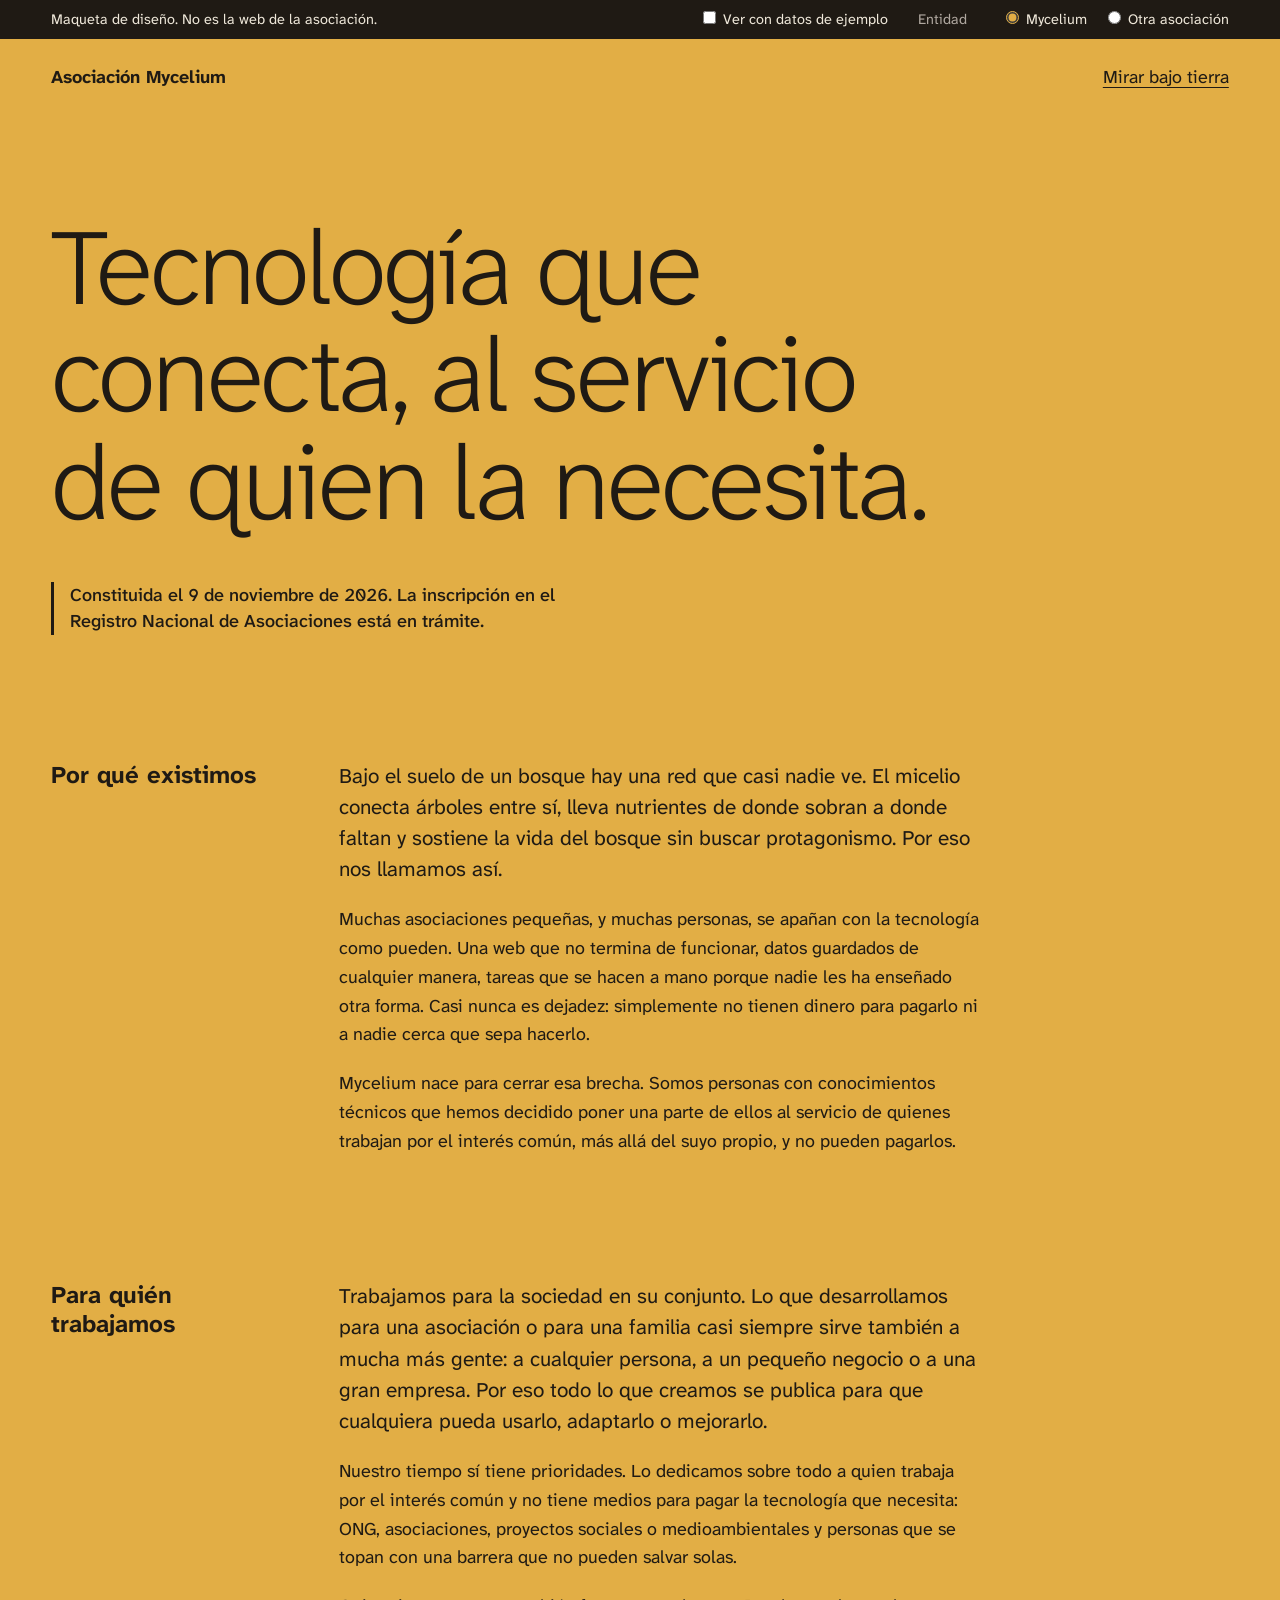
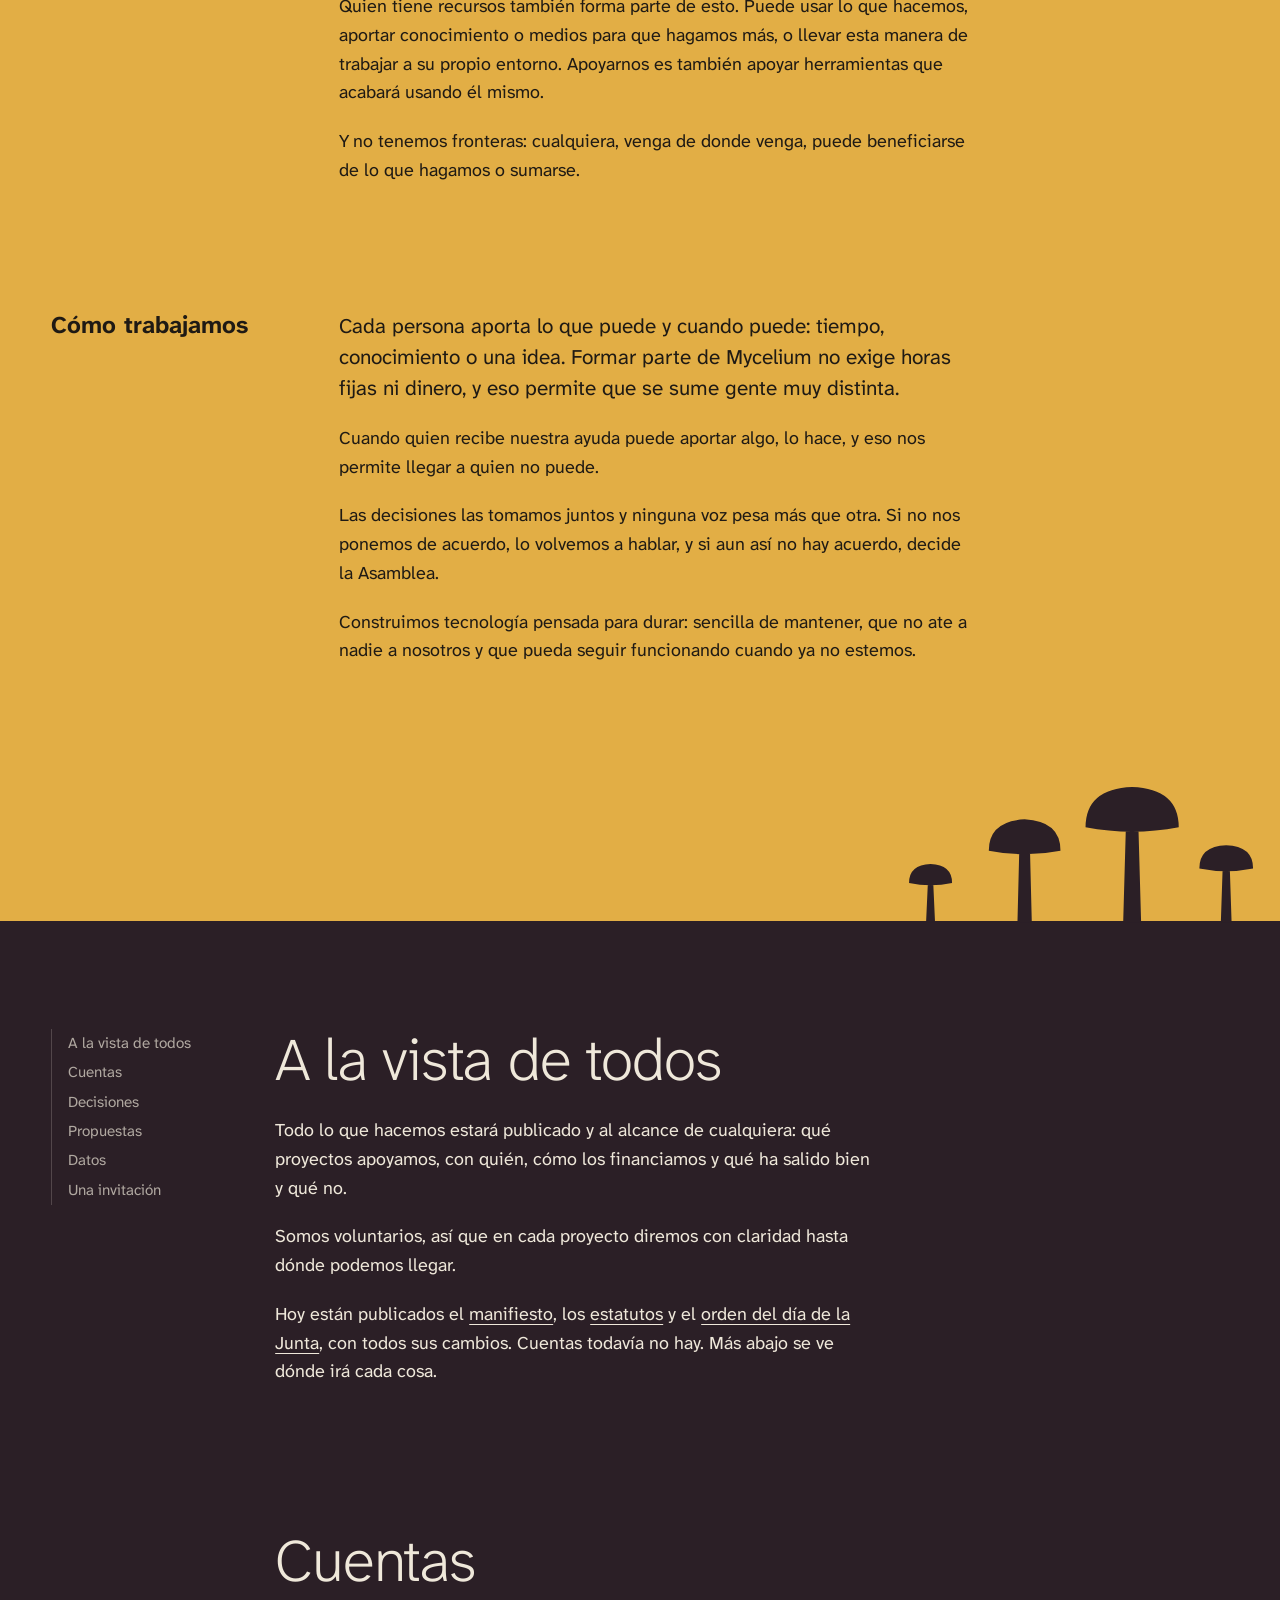
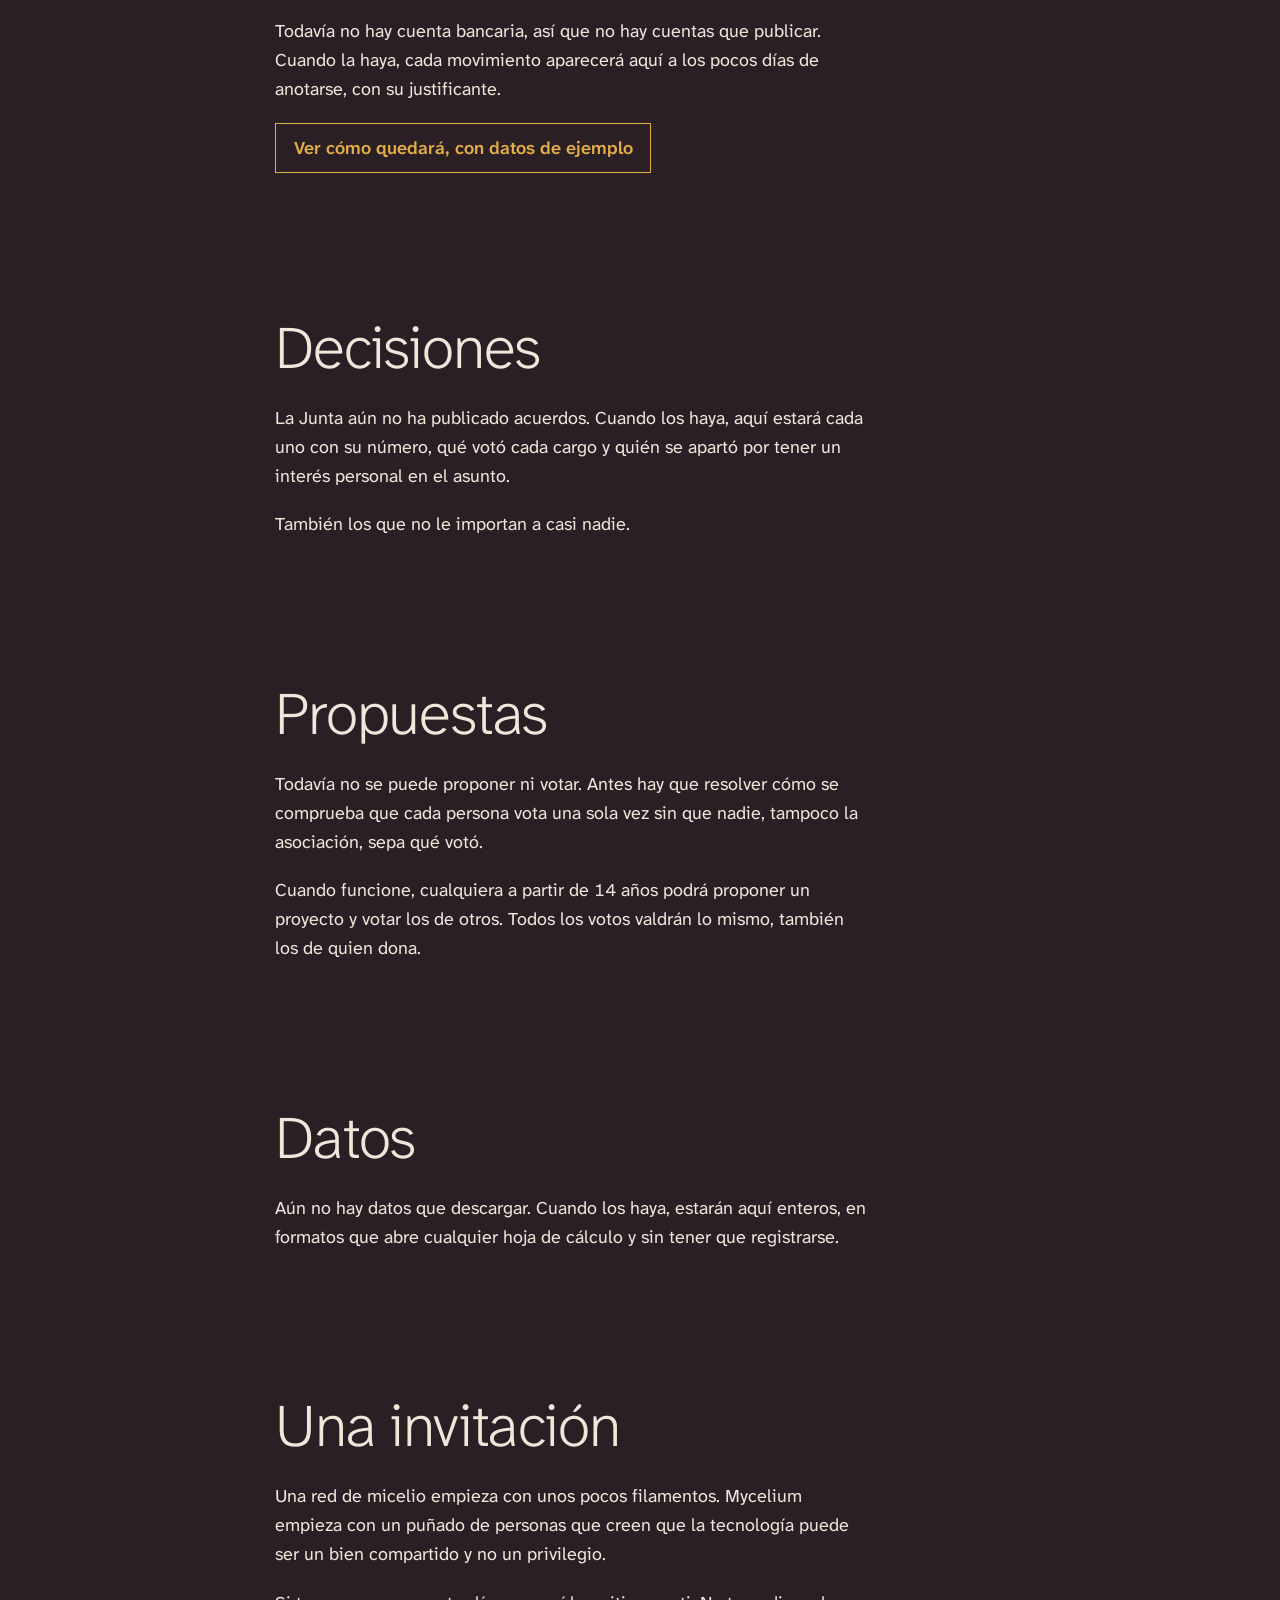
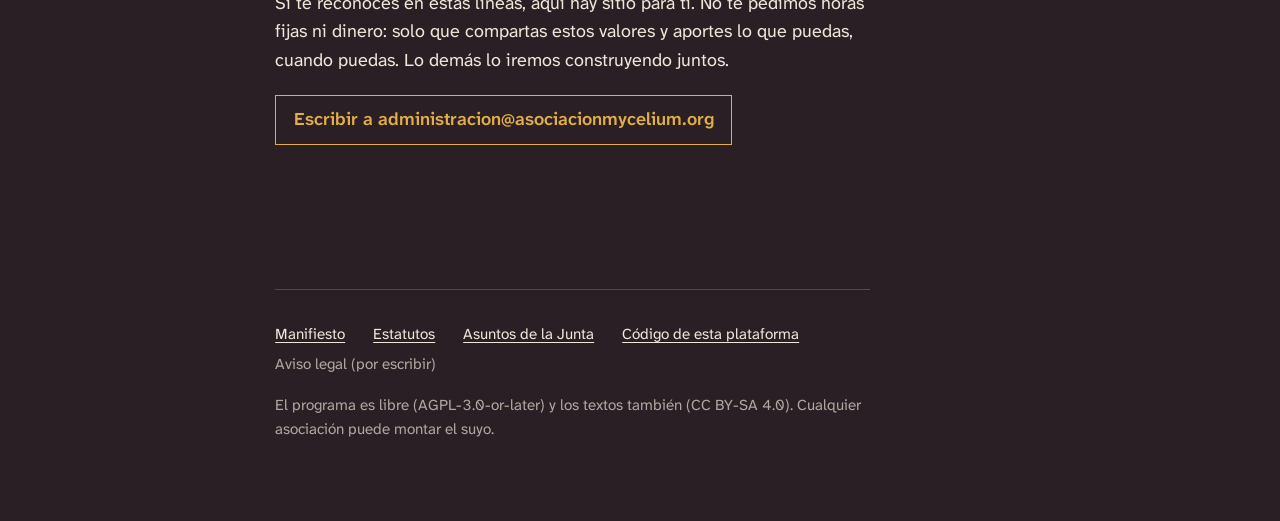
<file: demo/index.html>
<!doctype html>
<html lang="es">
<head>
<meta charset="utf-8">
<meta name="viewport" content="width=device-width, initial-scale=1">
<meta name="robots" content="noindex">
<title>Asociación Mycelium (maqueta de diseño)</title>
<!-- En producción la fuente se sirve desde el propio dominio: la página no pide nada a terceros. -->
<link rel="preconnect" href="https://fonts.googleapis.com">
<link rel="preconnect" href="https://fonts.gstatic.com" crossorigin>
<link href="https://fonts.googleapis.com/css2?family=Atkinson+Hyperlegible+Mono:wght@400&family=Atkinson+Hyperlegible+Next:ital,wght@0,200..800;1,200..800&display=swap" rel="stylesheet">
<link rel="stylesheet" href="estilo.css">
</head>
<body>

<a class="salto" href="#a-la-vista">Saltar a cuentas, decisiones y propuestas</a>

<!-- Controles de la maqueta. Son casillas normales: el CSS reacciona con :has(), sin JavaScript. -->
<form class="maqueta" aria-label="Controles de la maqueta">
  <p>Maqueta de diseño. No es la web de la asociación.</p>
  <label><input type="checkbox" id="ejemplo"> Ver con datos de ejemplo</label>
  <fieldset>
    <legend>Entidad</legend>
    <label><input type="radio" name="entidad" id="ent-mycelium" checked> Mycelium</label>
    <label><input type="radio" name="entidad" id="ent-otra"> Otra asociación</label>
  </fieldset>
</form>

<div class="superficie">
  <header class="cabecera">
    <p class="marca solo-mycelium">Asociación Mycelium</p>
    <p class="marca solo-otra">Asociación vecinal Los Álamos <span class="nota">(inventada)</span></p>
    <a href="#a-la-vista">Mirar bajo tierra</a>
  </header>

  <main class="solo-mycelium" id="manifiesto">
    <h1>Tecnología que conecta, al servicio de quien la necesita.</h1>

    <p class="estado">Constituida el 9 de noviembre de 2026. La inscripción en el Registro Nacional de Asociaciones está en trámite.</p>

    <section class="tramo">
      <h2>Por qué existimos</h2>
      <div>
        <p>Bajo el suelo de un bosque hay una red que casi nadie ve. El micelio conecta árboles entre sí, lleva nutrientes de donde sobran a donde faltan y sostiene la vida del bosque sin buscar protagonismo. Por eso nos llamamos así.</p>
        <p>Muchas asociaciones pequeñas, y muchas personas, se apañan con la tecnología como pueden. Una web que no termina de funcionar, datos guardados de cualquier manera, tareas que se hacen a mano porque nadie les ha enseñado otra forma. Casi nunca es dejadez: simplemente no tienen dinero para pagarlo ni a nadie cerca que sepa hacerlo.</p>
        <p>Mycelium nace para cerrar esa brecha. Somos personas con conocimientos técnicos que hemos decidido poner una parte de ellos al servicio de quienes trabajan por el interés común, más allá del suyo propio, y no pueden pagarlos.</p>
      </div>
    </section>

    <section class="tramo">
      <h2>Para quién trabajamos</h2>
      <div>
        <p>Trabajamos para la sociedad en su conjunto. Lo que desarrollamos para una asociación o para una familia casi siempre sirve también a mucha más gente: a cualquier persona, a un pequeño negocio o a una gran empresa. Por eso todo lo que creamos se publica para que cualquiera pueda usarlo, adaptarlo o mejorarlo.</p>
        <p>Nuestro tiempo sí tiene prioridades. Lo dedicamos sobre todo a quien trabaja por el interés común y no tiene medios para pagar la tecnología que necesita: ONG, asociaciones, proyectos sociales o medioambientales y personas que se topan con una barrera que no pueden salvar solas.</p>
        <p>Quien tiene recursos también forma parte de esto. Puede usar lo que hacemos, aportar conocimiento o medios para que hagamos más, o llevar esta manera de trabajar a su propio entorno. Apoyarnos es también apoyar herramientas que acabará usando él mismo.</p>
        <p>Y no tenemos fronteras: cualquiera, venga de donde venga, puede beneficiarse de lo que hagamos o sumarse.</p>
      </div>
    </section>

    <section class="tramo">
      <h2>Cómo trabajamos</h2>
      <div>
        <p>Cada persona aporta lo que puede y cuando puede: tiempo, conocimiento o una idea. Formar parte de Mycelium no exige horas fijas ni dinero, y eso permite que se sume gente muy distinta.</p>
        <p>Cuando quien recibe nuestra ayuda puede aportar algo, lo hace, y eso nos permite llegar a quien no puede.</p>
        <p>Las decisiones las tomamos juntos y ninguna voz pesa más que otra. Si no nos ponemos de acuerdo, lo volvemos a hablar, y si aun así no hay acuerdo, decide la Asamblea.</p>
        <p>Construimos tecnología pensada para durar: sencilla de mantener, que no ate a nadie a nosotros y que pueda seguir funcionando cuando ya no estemos.</p>
      </div>
    </section>
  </main>

  <div class="solo-otra">
    <p class="h1">El barrio lo llevamos entre todos.</p>
    <p class="estado">Esta parte es de cada entidad: su nombre, su color y su texto. Lo que hay bajo tierra funciona igual para todas.</p>
  </div>

  <!-- Las setas salen de los mismos puntos de los que nacen los filamentos de abajo. -->
  <div class="setas" aria-hidden="true"><!--G:setas--><svg viewBox="0 0 1000 170" role="presentation">
<path d="M825 170L828 64L842 64L845 170ZM783 64Q783 21 835 19Q887 21 887 64Q835 74 783 64Z"/>
<path d="M707 170L709 90L721 90L723 170ZM675 90Q675 57 715 55Q755 57 755 90Q715 98 675 90Z"/>
<path d="M934 170L936 110L944 110L946 170ZM910 110Q910 85 940 84Q970 85 970 110Q940 116 910 110Z"/>
<path d="M605 170L607 126L613 126L615 170ZM586 126Q586 106 610 105Q634 106 634 126Q610 131 586 126Z"/>
</svg><!--/G:setas--></div>
</div>

<div class="bajo">
  <!-- La red la dibuja demo/genera.py a partir del hash del último lote. El crecimiento es CSS ligado al scroll. -->
  <div class="red" aria-hidden="true">
    <div class="vacio"><!--G:red-vacia--><svg viewBox="0 0 1000 6000" role="presentation">
<path class="g0" pathLength="1" style="--i:2.0%;--f:28.4%" d="M835 0Q841 29 845 44T852 73T858 102T864 132T873 160T881 189T890 218T902 245T909 274T912 304T920 333T931 360T942 388T951 417T963 444T976 471T983 499T983 527T979 557T972 586T959 613T945 639T930 665T912 689T895 714T889 742T890 772T889 802T886 832T884 862T881 891T873 920T863 948T856 977T849 1006T838 1034T824 1061T810 1087T793 1111T769 1129T743 1144T717 1158T693 1175T673 1198T657 1224T644 1250T634 1278T623 1306T615 1335T614 1365T615 1395T623 1423T638 1449T647 1461"/>
<path class="g0" pathLength="1" style="--i:2.0%;--f:21.8%" d="M715 0Q727 27 734 41T744 69T752 98T757 127T764 156T774 184T783 213T793 241T806 268T823 292T842 316T860 340T879 363T903 380T931 388T961 393T980 399T971 407T942 417T913 422T883 424T853 425T823 426T795 433T769 447T745 465T719 481T692 493T665 505T639 521T618 542T606 569T600 598T599 628T601 658T602 688T604 718T603 747T595 776T585 805T575 833T572 862T575 892T579 922T586 951T598 978T618 1000T630 1009"/>
<path class="g0" pathLength="1" style="--i:2.0%;--f:29.1%" d="M940 0Q944 30 947 45T955 73T970 99T982 123T976 147T958 172T941 196T923 220T908 246T893 272T875 296T860 321T848 349T839 377T831 406T829 436T833 466T834 495T835 525T839 555T845 584T851 614T860 642T871 670T876 699T882 728T894 756T905 784T913 813T921 841T929 870T933 900T935 930T938 959T943 989T949 1018T956 1047T962 1077T966 1106T966 1136T964 1166T964 1196T962 1226T957 1256T951 1285T944 1314T936 1343T936 1373T941 1402T946 1432T948 1462T947 1492T946 1507"/>
<path class="g1" pathLength="1" style="--i:2.4%;--f:10.2%" d="M841 29Q862 51 872 62T895 81T921 96T949 107T974 120T972 134T945 148T917 158T889 169T863 184T836 196T807 204T778 212T764 215"/>
<path class="g1" pathLength="1" style="--i:7.1%;--f:14.8%" d="M925 347Q904 368 893 378T872 399T849 418T824 436T799 451T774 467T751 487T727 505T704 524T693 534"/>
<path class="g1" pathLength="1" style="--i:8.7%;--f:17.8%" d="M970 458Q985 471 976 483T960 508T945 534T926 557T907 580T889 604T871 628T854 653T836 676T811 692T784 706T756 714T726 718T697 725T668 731T653 735"/>
<path class="g1" pathLength="1" style="--i:10.0%;--f:16.8%" d="M980 542Q985 567 975 578T950 595T925 610T903 630T885 654T877 667"/>
<path class="g1" pathLength="1" style="--i:10.8%;--f:16.8%" d="M967 600Q937 607 922 607T893 612T866 624T838 634T809 642T784 657T772 667"/>
<path class="g1" pathLength="1" style="--i:8.7%;--f:14.1%" d="M756 456Q727 463 713 469T685 476T655 480T625 480T599 468T578 449T581 430T605 412T618 405"/>
<path class="g1" pathLength="1" style="--i:11.9%;--f:19.6%" d="M601 673Q575 687 572 692T583 704T611 717T639 726T668 734T696 745T723 757T751 769T778 781T803 797T827 814T852 831T875 850T887 860"/>
<path class="g1" pathLength="1" style="--i:12.7%;--f:19.4%" d="M606 733Q633 746 647 752T674 765T701 779T729 788T758 792T788 791T818 789T848 789T877 795T906 804T935 811T964 818T982 825T970 830T940 833T910 835T882 842T869 848"/>
<path class="g1" pathLength="1" style="--i:13.7%;--f:22.9%" d="M909 798Q936 813 950 818T974 830T971 840T941 846T913 856T886 868T858 878T831 892T806 908T782 926T762 948T747 974T733 1001T716 1025T695 1046T679 1071T675 1085"/>
<path class="g1" pathLength="1" style="--i:18.0%;--f:27.5%" d="M965 1092Q985 1113 975 1124T952 1143T927 1159T907 1181T889 1205T872 1229T857 1255T841 1281T822 1303T798 1321T775 1340T753 1360T735 1384T727 1397"/>
<path class="g1" pathLength="1" style="--i:21.5%;--f:29.9%" d="M939 1329Q961 1349 973 1357T971 1369T942 1379T915 1391T889 1406T865 1424T845 1446T826 1469T808 1493T794 1519T784 1548T779 1562"/>
<path class="g1" pathLength="1" style="--i:22.4%;--f:29.8%" d="M938 1388Q918 1410 910 1423T895 1448T878 1473T861 1498T845 1523T825 1545T814 1555"/>
<path class="g1" pathLength="1" style="--i:23.7%;--f:31.1%" d="M949 1477Q976 1489 981 1495T971 1508T944 1521T918 1535T895 1554T872 1573T845 1585T817 1596T791 1610T764 1623T736 1633T707 1641T692 1643"/>
</svg><!--/G:red-vacia--></div>
    <div class="ejemplo"><!--G:red-ejemplo--><svg viewBox="0 0 1000 6000" role="presentation">
<path class="g0" pathLength="1" style="--i:2.0%;--f:95.0%" d="M835 0Q844 29 846 44T850 73T858 101T870 129T880 157T892 185T905 212T915 240T923 268T935 296T945 324T946 354T945 384T944 414T944 444T947 473T946 503T942 532T940 562T937 592T929 621T923 650T919 679T911 708T902 737T895 766T893 796T887 824T878 853T873 882T874 912T876 942T876 972T874 1002T872 1032T873 1062T876 1092T883 1121T894 1149T902 1177T900 1207T891 1235T879 1263T870 1291T858 1319T843 1344T828 1370T818 1398T814 1428T815 1458T813 1487T809 1517T810 1547T817 1576T826 1604T832 1634T834 1663T830 1693T821 1721T816 1751T812 1780T809 1810T814 1839T822 1868T820 1897T814 1927T813 1956T818 1986T824 2015T834 2042T852 2067T871 2090T892 2111T915 2130T939 2148T962 2167T979 2189T977 2214T967 2241T966 2271T966 2301T966 2331T966 2361T961 2390T959 2419T966 2448T976 2477T983 2505T985 2534T982 2564T973 2592T958 2618T943 2644T935 2673T930 2702T922 2731T911 2759T896 2784T877 2808T862 2834T851 2861T837 2888T820 2913T809 2940T807 2969T807 2999T806 3029T804 3059T807 3089T811 3119T817 3148T829 3175T840 3203T845 3232T849 3262T856 3291T867 3319T882 3345T900 3369T914 3395T928 3422T945 3446T963 3470T978 3495T980 3521T968 3548T953 3574T936 3599T917 3622T897 3645T877 3667T856 3689T837 3711T819 3735T803 3760T794 3789T785 3817T771 3844T757 3870T741 3895T724 3920T710 3946T700 3974T691 4003T683 4032T669 4058T649 4080T630 4103T614 4129T595 4151T577 4170T582 4188T607 4205T632 4220T660 4232T688 4244T713 4258T735 4279T753 4303T772 4326T789 4350T805 4376T817 4402T825 4431T830 4461T833 4491T839 4520T845 4550T851 4579T854 4608T850 4638T840 4666T822 4690T801 4711T783 4735T764 4759T747 4783T733 4809T717 4835T700 4860T685 4885T666 4908T648 4932T635 4959T623 4986T609 5013T593 5038T577 5059T582 5077T606 5094T632 5109T660 5118T690 5120T720 5120T750 5119T779 5124T808 5132T836 5143T859 5161T878 5185T899 5205T923 5223T944 5245T962 5268T975 5295T979 5324T978 5354T978 5384T975 5414T968 5443T959 5471T949 5499T938 5527T925 5554T910 5581T896 5607T881 5633T864 5658T852 5684T843 5712T830 5739T818 5766T806 5794T790 5819T774 5845T757 5869T740 5894T723 5918T706 5943T688 5966T667 5988T657 5999"/>
<path class="g0" pathLength="1" style="--i:2.0%;--f:94.6%" d="M715 0Q711 30 709 45T703 74T700 104T702 133T704 163T705 193T704 223T706 253T711 283T713 313T716 342T727 369T744 394T760 420T776 445T792 470T806 496T818 524T827 552T830 582T834 611T843 640T854 668T863 696T870 725T878 754T887 783T893 812T898 841T907 870T912 899T913 929T907 958T894 985T881 1012T869 1039T856 1066T846 1094T841 1124T841 1154T846 1183T856 1211T869 1238T884 1264T898 1291T907 1319T914 1348T920 1378T922 1408T923 1438T925 1467T929 1497T931 1527T936 1557T943 1586T955 1613T968 1640T980 1668T983 1696T978 1726T972 1755T963 1784T951 1811T934 1836T916 1860T899 1884T886 1911T874 1939T860 1965T845 1991T826 2015T810 2040T800 2068T795 2097T793 2127T794 2157T798 2186T799 2216T793 2245T785 2274T782 2304T784 2334T787 2363T787 2393T789 2423T790 2453T788 2483T786 2513T786 2543T787 2573T788 2603T790 2633T794 2663T797 2693T801 2722T805 2752T809 2781T811 2811T809 2841T804 2870T796 2899T784 2927T775 2955T773 2984T769 3014T755 3039T734 3061T711 3081T690 3102T671 3124T652 3148T638 3174T627 3202T619 3231T614 3261T614 3290T613 3320T608 3349T612 3378T628 3403T649 3425T672 3443T695 3462T714 3485T729 3511T740 3539T754 3566T768 3592T780 3619T791 3647T800 3676T805 3705T804 3735T796 3764T785 3792T772 3819T757 3845T743 3871T733 3899T722 3927T709 3954T697 3982T683 4007T664 4031T653 4058T652 4088T654 4118T658 4147T665 4176T678 4203T696 4227T715 4250T734 4274T747 4300T759 4327T776 4352T792 4377T807 4403T818 4431T820 4460T812 4489T803 4517T792 4545T781 4573T772 4601T766 4631T765 4660T767 4690T767 4720T767 4750T767 4780T768 4810T770 4840T774 4870T774 4900T771 4929T770 4959T772 4989T777 5019T781 5049T786 5078T787 5108T784 5138T778 5167T765 5193T748 5219T736 5246T726 5274T718 5303T709 5332T698 5359T680 5382T655 5399T631 5416T613 5439T599 5466T595 5495T597 5525T598 5555T601 5584T611 5612T625 5639T642 5664T658 5689T673 5714T692 5738T710 5761T726 5787T740 5813T752 5841T756 5870T756 5900T755 5930T749 5959T746 5974"/>
<path class="g0" pathLength="1" style="--i:2.0%;--f:94.9%" d="M940 0Q939 30 942 45T949 74T955 103T962 132T970 161T979 190T984 218T980 246T970 274T963 303T962 333T961 363T952 391T939 418T928 446T920 475T914 504T916 534T923 563T928 592T934 622T937 652T939 681T933 711T923 739T914 767T912 797T913 827T917 856T924 886T932 915T943 942T956 969T963 998T967 1028T966 1058T965 1088T969 1118T979 1146T976 1171T960 1197T947 1223T935 1251T922 1278T910 1305T897 1332T883 1358T871 1385T852 1407T827 1423T800 1436T774 1451T748 1467T722 1481T695 1494T668 1508T648 1529T640 1557T643 1586T653 1614T660 1643T668 1672T674 1701T678 1731T678 1761T669 1789T656 1816T642 1842T630 1870T622 1899T623 1928T626 1958T629 1988T638 2016T653 2042T672 2065T690 2089T704 2115T713 2144T719 2173T727 2202T736 2230T743 2260T749 2289T757 2318T764 2347T774 2375T784 2403T796 2431T810 2457T820 2485T828 2514T837 2543T847 2571T861 2598T875 2624T887 2651T896 2680T903 2709T907 2739T914 2768T918 2797T918 2827T918 2857T917 2887T913 2917T911 2947T910 2976T912 3006T918 3036T922 3065T923 3095T929 3124T939 3152T948 3181T955 3210T963 3239T972 3267T982 3296T985 3325T982 3355T973 3383T958 3409T938 3432T917 3453T900 3478T886 3504T869 3528T850 3552T836 3578T829 3607T827 3637T830 3667T833 3696T833 3726T839 3755T847 3784T855 3813T863 3842T872 3870T878 3899T881 3929T878 3959T871 3988T863 4017T860 4047T858 4077T856 4107T854 4137T851 4166T845 4196T841 4225T839 4255T839 4285T839 4315T834 4345T826 4373T819 4403T812 4432T803 4460T794 4489T782 4516T769 4543T760 4572T761 4601T770 4630T777 4658T779 4688T775 4718T769 4747T762 4776T752 4805T745 4834T742 4864T741 4894T735 4923T721 4949T706 4974T691 5000T675 5026T662 5053T649 5079T636 5107T632 5135T631 5165T628 5195T627 5225T626 5255T628 5285T629 5315T629 5344T636 5374T646 5402T657 5430T667 5458T678 5486T691 5513T706 5539T724 5562T743 5586T758 5611T776 5635T797 5656T820 5676T840 5698T857 5722T878 5744T902 5761T924 5781T942 5805T957 5831T969 5858T976 5887T976 5917T970 5946T965 5976T963 5991"/>
<path class="g0" pathLength="1" style="--i:2.0%;--f:95.0%" d="M610 0Q618 29 626 42T640 68T660 90T685 107T711 121T737 136T762 152T787 168T813 183T836 202T858 222T883 239T905 259T922 283T937 309T950 336T964 362T979 388T975 412T953 432T931 452T907 471T879 480T850 486T821 493T792 492T762 491T732 488T703 484T673 487T647 500T626 522T611 547T602 576T597 605T594 635T593 665T594 695T597 725T608 752T623 778T641 802T662 822T679 847T693 873T708 899T723 925T737 952T751 978T767 1003T783 1029T799 1054T815 1079T833 1104T849 1129T864 1155T881 1179T901 1202T922 1223T945 1243T969 1261T983 1279T974 1298T951 1317T926 1335T901 1350T875 1366T853 1386T835 1410T819 1435T804 1461T790 1487T771 1510T749 1530T729 1553T711 1576T695 1602T685 1630T681 1660T677 1689T675 1719T671 1749T663 1778T657 1807T651 1836T648 1866T643 1896T632 1924T626 1952T627 1982T625 2012T624 2041T631 2070T646 2096T670 2114T696 2128T720 2145T741 2167T759 2191T773 2217T784 2245T793 2273T805 2301T816 2328T819 2358T819 2388T821 2418T825 2447T827 2477T830 2507T838 2536T845 2565T854 2594T862 2622T870 2651T879 2680T888 2709T899 2736T914 2762T928 2789T937 2817T944 2846T957 2873T973 2898T983 2926T978 2954T966 2981T953 3008T939 3034T926 3061T914 3089T902 3116T889 3143T875 3170T866 3198T856 3226T843 3253T826 3278T808 3302T791 3326T772 3349T750 3369T728 3389T712 3414T705 3443T701 3473T694 3502T690 3532T688 3562T685 3592T682 3621T678 3651T676 3680T684 3709T696 3736T706 3764T714 3793T728 3819T741 3846T747 3875T747 3905T739 3934T730 3962T722 3991T716 4020T709 4049T701 4078T693 4107T683 4135T670 4162T652 4187T634 4210T615 4233T600 4259T590 4287T582 4316T575 4343T576 4369T589 4397T602 4423T619 4448T637 4472T654 4497T670 4522T688 4546T701 4572T714 4600T729 4626T744 4652T762 4676T779 4700T788 4728T797 4756T809 4784T817 4812T823 4842T834 4869T849 4895T867 4920T887 4942T907 4963T926 4987T945 5010T964 5033T980 5056T982 5082T979 5112T977 5142T977 5172T982 5201T979 5228T965 5255T952 5282T944 5311T939 5340T934 5370T934 5399T941 5429T946 5458T952 5487T954 5517T951 5547T951 5577T955 5606T955 5636T953 5665T950 5695T947 5725T946 5755T940 5784T928 5811T917 5839T908 5867T898 5895T888 5924T880 5952T880 5982T881 5997"/>
<path class="g1" pathLength="1" style="--i:12.2%;--f:18.8%" d="M915 694Q889 709 880 720T860 742T837 761T811 777T784 790T755 798T726 800T696 800T666 802T636 802T607 795T582 779T571 757T580 734T599 711T617 686T636 664T661 648T689 637T716 624T740 606T753 581T764 553T779 527T798 504T821 486T849 476T879 470T908 463T937 455T966 448T983 443T970 440T940 439T910 437T881 432T851 427T821 426T792 421T762 416T735 405T722 397"/>
<path class="g1" pathLength="1" style="--i:21.5%;--f:42.2%" d="M851 1332Q850 1362 851 1377T857 1405T870 1433T881 1461T891 1488T906 1515T925 1538T946 1559T964 1583T979 1607T977 1632T957 1654T932 1669T905 1682T879 1696T851 1706T822 1716T795 1729T771 1746T751 1767T732 1791T712 1813T690 1834T666 1851T649 1873T644 1903T649 1932T659 1960T669 1988T675 2017T678 2047T682 2077T682 2107T681 2137T679 2166T675 2196T669 2226T658 2253T645 2280T638 2308T639 2338T648 2366T666 2390T676 2401"/>
<path class="g1" pathLength="1" style="--i:21.9%;--f:37.6%" d="M835 1357Q806 1365 791 1369T763 1380T737 1394T715 1414T696 1437T679 1462T669 1489T664 1519T667 1548T675 1576T681 1606T688 1635T699 1663T713 1689T726 1716T732 1745T735 1775T734 1804T724 1832T707 1857T686 1878T664 1898T642 1919T625 1943T616 1972T604 1998T582 2019T570 2037T582 2053T608 2069T636 2080T650 2085"/>
<path class="g1" pathLength="1" style="--i:24.9%;--f:34.0%" d="M812 1562Q830 1585 840 1597T862 1617T888 1632T916 1642T943 1654T971 1665T972 1678T946 1692T917 1699T888 1705T859 1715T831 1725T804 1738T778 1753T754 1770T728 1786T701 1799T673 1810T645 1819T617 1829T588 1834T571 1827T585 1818T615 1815T645 1816T674 1822T702 1831T731 1837T761 1838T791 1835T821 1833T850 1827T879 1818T893 1813"/>
<path class="g1" pathLength="1" style="--i:39.4%;--f:63.4%" d="M985 2549Q985 2568 972 2576T948 2593T924 2612T905 2634T889 2659T877 2687T868 2715T855 2742T842 2769T826 2794T812 2821T796 2846T774 2866T748 2880T720 2891T694 2905T670 2924T648 2944T625 2963T610 2987T602 3016T593 3045T584 3073T581 3103T585 3132T591 3162T595 3191T606 3219T621 3244T638 3270T653 3295T668 3321T683 3347T701 3371T718 3396T733 3422T751 3446T771 3468T787 3493T803 3519T822 3542T841 3565T860 3588T879 3611T898 3635T915 3659T933 3683T948 3709T962 3735T977 3761T979 3787T964 3814T945 3836T934 3847"/>
<path class="g1" pathLength="1" style="--i:50.1%;--f:67.4%" d="M852 3277Q836 3302 825 3312T803 3333T782 3354T758 3372T735 3391T711 3410T690 3430T672 3454T656 3479T638 3504T616 3524T594 3544T577 3565T579 3588T600 3609T625 3626T650 3642T675 3658T700 3675T720 3697T734 3723T750 3748T770 3771T789 3793T804 3819T819 3844T836 3869T851 3895T867 3920T887 3943T907 3965T924 3989T940 4015T960 4036T979 4056T977 4080T959 4105T951 4117"/>
<path class="g1" pathLength="1" style="--i:63.0%;--f:84.7%" d="M584 4161Q590 4190 595 4204T608 4231T624 4257T643 4279T665 4299T688 4319T711 4338T732 4360T746 4386T758 4413T773 4439T788 4465T801 4492T815 4519T834 4541T856 4562T878 4582T903 4598T928 4615T949 4636T964 4662T974 4690T978 4719T974 4749T966 4777T958 4806T952 4836T949 4866T946 4895T943 4925T934 4954T921 4981T905 5006T890 5032T870 5054T846 5072T822 5090T801 5111T778 5130T754 5148T732 5168T708 5186T683 5202T660 5221T638 5242T617 5264T599 5287T590 5299"/>
<path class="g1" pathLength="1" style="--i:70.2%;--f:86.5%" d="M846 4652Q819 4665 805 4671T777 4682T748 4689T719 4696T692 4708T668 4726T643 4742T616 4755T592 4772T575 4793T583 4812T609 4825T638 4832T666 4841T693 4854T721 4865T749 4876T776 4889T803 4901T830 4914T855 4930T881 4945T906 4962T930 4980T952 5000T969 5025T980 5050T974 5072T953 5094T939 5120T928 5147T911 5172T888 5190T860 5201T832 5212T805 5224T777 5234T750 5246T726 5264T711 5288T704 5317T697 5347T692 5376T690 5405T693 5420"/>
<path class="g1" pathLength="1" style="--i:72.0%;--f:94.9%" d="M755 4770Q763 4799 764 4814T769 4843T778 4872T790 4899T799 4928T805 4957T810 4987T818 5015T828 5044T837 5073T848 5100T862 5127T873 5154T877 5184T881 5213T890 5242T903 5269T920 5293T936 5318T948 5345T959 5373T966 5402T977 5429T976 5453T956 5475T934 5496T916 5519T901 5545T892 5574T889 5604T881 5632T868 5659T855 5686T841 5713T826 5739T817 5767T808 5795T795 5822T781 5849T766 5874T748 5899T728 5920T704 5938T679 5954T655 5972T631 5989T617 5994"/>
<path class="g1" pathLength="1" style="--i:77.0%;--f:94.8%" d="M645 5116Q658 5143 662 5157T675 5184T687 5212T697 5240T706 5268T714 5297T726 5324T740 5351T753 5378T768 5403T786 5427T802 5452T818 5478T839 5498T864 5515T887 5534T908 5555T930 5576T951 5597T971 5620T983 5645T976 5671T960 5696T941 5719T922 5742T910 5769T901 5798T891 5826T883 5855T877 5884T871 5914T866 5943T860 5973T857 5987"/>
<path class="g1" pathLength="1" style="--i:79.9%;--f:94.7%" d="M980 5309Q985 5328 977 5341T962 5367T951 5395T942 5423T937 5453T931 5482T923 5511T917 5540T915 5570T914 5600T913 5630T914 5660T920 5689T929 5718T938 5746T944 5776T955 5803T972 5827T984 5850T974 5872T955 5895T937 5918T919 5942T901 5967T892 5979"/>
<path class="g1" pathLength="1" style="--i:81.6%;--f:94.6%" d="M972 5428Q950 5449 941 5461T925 5486T913 5514T905 5542T897 5571T894 5601T895 5631T899 5661T901 5691T904 5720T909 5750T918 5778T932 5805T950 5829T969 5852T982 5877T977 5903T963 5929T960 5957T964 5972"/>
<path class="g1" pathLength="1" style="--i:84.4%;--f:94.9%" d="M889 5620Q859 5626 846 5632T821 5648T797 5666T770 5679T742 5690T714 5702T690 5718T672 5742T659 5769T647 5796T642 5825T646 5855T657 5883T672 5908T691 5932T710 5955T725 5980T732 5994"/>
<path class="g1" pathLength="1" style="--i:16.6%;--f:27.6%" d="M887 998Q898 1026 902 1040T913 1068T927 1094T938 1122T946 1151T950 1180T960 1207T977 1231T978 1257T961 1281T940 1302T918 1323T895 1341T869 1357T841 1366T812 1372T782 1376T753 1382T724 1391T695 1398T666 1400T636 1396T606 1395T580 1391T584 1382T614 1379T644 1378T673 1382T687 1388"/>
<path class="g1" pathLength="1" style="--i:20.0%;--f:36.4%" d="M862 1225Q840 1245 829 1255T810 1278T791 1301T771 1323T753 1347T737 1372T717 1395T694 1413T669 1430T646 1449T625 1470T611 1496T598 1523T590 1552T589 1582T586 1612T584 1641T581 1671T583 1701T590 1730T596 1759T599 1789T602 1819T607 1849T611 1878T622 1906T641 1929T663 1949T688 1965T716 1976T744 1986T772 1998T785 2004"/>
<path class="g1" pathLength="1" style="--i:33.0%;--f:40.1%" d="M795 2112Q770 2129 757 2136T730 2149T702 2161T674 2169T644 2173T614 2176T585 2175T585 2170T614 2164T643 2157T673 2152T702 2147T732 2140T761 2136T791 2134T820 2137T849 2146T875 2160T897 2180T922 2196T950 2207T975 2218T970 2228T942 2237T913 2245T884 2251T855 2253T826 2246T798 2235T769 2226T741 2218T712 2208T685 2197T658 2184T629 2179T600 2185T578 2188T584 2192T614 2199T628 2201"/>
<path class="g1" pathLength="1" style="--i:33.8%;--f:48.4%" d="M797 2171Q783 2198 776 2211T758 2235T738 2257T722 2282T712 2310T703 2339T692 2367T678 2392T661 2417T648 2444T635 2471T622 2498T611 2525T602 2554T597 2583T592 2613T589 2643T589 2673T596 2702T607 2730T623 2754T646 2774T671 2790T693 2810T702 2822"/>
<path class="g1" pathLength="1" style="--i:37.3%;--f:65.0%" d="M787 2408Q796 2437 800 2452T809 2480T816 2509T822 2539T831 2567T845 2594T860 2620T874 2646T893 2669T915 2690T930 2715T936 2744T935 2774T936 2804T941 2833T946 2862T955 2891T961 2920T965 2950T970 2980T980 3008T979 3036T966 3062T951 3089T937 3115T923 3141T905 3165T884 3186T860 3205T836 3223T811 3238T785 3253T762 3273T741 3294T716 3309T691 3326T670 3347T650 3369T633 3394T625 3423T628 3452T631 3482T636 3511T651 3536T671 3558T687 3583T697 3611T706 3640T717 3668T730 3694T744 3721T750 3750T754 3780T760 3809T769 3838T780 3866T790 3894T805 3920T822 3944T829 3957"/>
<path class="g1" pathLength="1" style="--i:43.0%;--f:63.7%" d="M812 2796Q794 2820 788 2834T774 2860T756 2884T741 2909T735 2938T731 2968T729 2998T726 3028T720 3057T712 3086T709 3116T709 3146T709 3176T709 3206T712 3236T715 3265T724 3294T741 3318T760 3341T777 3365T795 3389T816 3411T838 3430T857 3453T873 3479T884 3506T894 3535T908 3561T923 3587T938 3612T958 3634T977 3657T974 3680T950 3698T927 3717T902 3733T874 3742T848 3756T826 3777T804 3797T779 3812T752 3826T727 3841T701 3857T689 3866"/>
<path class="g1" pathLength="1" style="--i:47.7%;--f:58.1%" d="M680 3113Q654 3127 641 3135T618 3154T599 3177T583 3202T579 3230T584 3260T589 3290T596 3319T606 3347T620 3373T639 3396T663 3413T691 3425T718 3437T743 3453T771 3465T799 3476T828 3483T856 3478T883 3465T910 3453T939 3444T968 3437T984 3429T972 3417T945 3403T917 3392T888 3385T859 3379T830 3372T800 3366T771 3363T741 3360T711 3360T682 3366T655 3379T629 3394T615 3400"/>
<path class="g1" pathLength="1" style="--i:48.0%;--f:54.2%" d="M661 3136Q632 3127 617 3129T588 3135T572 3147T583 3161T609 3176T636 3190T663 3203T691 3211T721 3213T751 3217T780 3220T807 3210T831 3192T856 3174T880 3156T903 3137T924 3116T941 3092T950 3064T951 3034T953 3004T953 2974T950 2944T953 2915T958 2885T964 2856T975 2828T983 2803T980 2776T965 2751T947 2728T932 2701T919 2675T905 2648T894 2620T883 2592T876 2563T872 2534T868 2504T868 2474T864 2445T857 2416T853 2386T841 2360T818 2341T792 2326T770 2307T752 2283T738 2257T728 2228T717 2200T705 2173T695 2145T684 2117T672 2090T665 2076"/>
<path class="g1" pathLength="1" style="--i:51.3%;--f:60.8%" d="M606 3364Q578 3377 574 3386T582 3403T607 3420T633 3434T660 3447T687 3461T714 3474T742 3482T772 3487T800 3497T829 3505T859 3508T889 3510T918 3515T947 3521T974 3521T970 3518T941 3512T912 3505T882 3499T855 3488T827 3475T800 3464T771 3454T742 3447T713 3442T683 3440T653 3443T623 3447T593 3450T574 3458T584 3468T612 3478T642 3483T671 3484T701 3481T731 3477T761 3477T790 3476T820 3476T847 3487T869 3508T889 3529T913 3548T933 3570T946 3597T958 3624T969 3652T974 3666"/>
<path class="g1" pathLength="1" style="--i:52.1%;--f:65.7%" d="M638 3414Q642 3444 646 3458T656 3486T663 3515T666 3545T670 3575T671 3604T665 3634T653 3661T640 3687T636 3716T643 3745T655 3773T667 3800T683 3826T702 3849T725 3867T752 3879T778 3894T804 3908T833 3915T863 3914T892 3907T921 3900T949 3890T974 3879T970 3876T940 3877T910 3877T880 3875T851 3878T822 3886T795 3898T773 3918T753 3940T728 3955T702 3969T676 3985T647 3993T618 3999T604 4004"/>
<path class="g1" pathLength="1" style="--i:52.4%;--f:77.8%" d="M659 3435Q666 3464 669 3479T672 3509T671 3539T662 3566T650 3593T643 3622T637 3652T632 3681T635 3711T640 3740T648 3769T661 3796T682 3817T705 3836T731 3851T756 3866T780 3883T806 3899T832 3913T861 3922T889 3931T917 3943T941 3960T963 3981T979 4003T980 4029T967 4056T958 4084T955 4113T949 4143T937 4170T924 4197T917 4226T918 4255T923 4285T931 4314T942 4341T955 4368T969 4395T981 4421T980 4448T970 4476T954 4501T935 4524T919 4549T906 4576T892 4603T877 4629T862 4655T848 4681T838 4709T829 4738T822 4767T811 4794T793 4818T783 4829"/>
<path class="g1" pathLength="1" style="--i:53.7%;--f:70.6%" d="M735 3525Q724 3553 714 3564T693 3586T668 3601T640 3610T613 3623T586 3637T571 3646T585 3648T615 3648T645 3648T674 3653T703 3661T732 3669T762 3675T791 3681T820 3690T847 3701T875 3713T903 3723T930 3737T955 3753T977 3767T979 3788T965 3815T957 3843T949 3871T937 3899T927 3927T917 3955T907 3984T896 4012T889 4040T883 4070T880 4100T886 4128T891 4157T890 4187T889 4217T896 4245T915 4268T938 4287T961 4306T979 4325T985 4335"/>
<path class="g1" pathLength="1" style="--i:69.7%;--f:87.0%" d="M768 4616Q743 4633 730 4639T702 4651T674 4663T646 4673T618 4682T589 4691T573 4704T582 4720T605 4739T628 4759T651 4777T672 4798T691 4822T709 4846T723 4872T733 4900T742 4929T755 4956T771 4982T785 5008T800 5034T817 5059T834 5083T851 5108T869 5132T881 5159T891 5187T904 5214T918 5240T931 5267T940 5296T943 5325T943 5355T951 5384T958 5412T965 5442T969 5456"/>
<path class="g1" pathLength="1" style="--i:70.1%;--f:78.1%" d="M763 4646Q782 4668 791 4680T812 4702T833 4723T855 4744T880 4759T909 4766T938 4772T966 4778T983 4775T970 4773T940 4776T911 4780T882 4788T853 4798T825 4806T796 4814T766 4819T737 4826T708 4832T679 4839T650 4848T621 4851T606 4851"/>
<path class="g1" pathLength="1" style="--i:72.3%;--f:77.6%" d="M767 4795Q796 4805 811 4807T840 4812T870 4812T898 4802T926 4793T956 4789T978 4778T974 4759T953 4737T932 4717T910 4696T890 4674T870 4651T855 4626T842 4599T834 4571T828 4542T818 4513T807 4485T797 4457T793 4428T796 4398T802 4369T807 4339T810 4310T814 4280T825 4253T839 4226T853 4199T862 4172T864 4142T864 4112T869 4083T883 4057T896 4030T905 4002T917 3975T933 3949T939 3935"/>
<path class="g1" pathLength="1" style="--i:77.1%;--f:94.8%" d="M785 5123Q800 5148 804 5163T816 5190T827 5217T835 5246T842 5275T845 5305T846 5335T841 5364T831 5392T823 5421T819 5450T820 5480T824 5510T832 5539T846 5565T861 5591T881 5612T906 5628T929 5647T949 5669T966 5694T979 5721T985 5749T980 5778T969 5805T956 5833T948 5861T941 5890T927 5916T914 5942T907 5972T904 5986"/>
<path class="g1" pathLength="1" style="--i:77.6%;--f:94.8%" d="M782 5153Q761 5173 749 5183T725 5201T701 5219T679 5239T658 5260T636 5281T619 5305T608 5332T604 5362T606 5392T614 5420T626 5447T638 5475T648 5503T655 5532T661 5562T670 5590T681 5618T693 5645T706 5673T720 5699T733 5726T745 5753T760 5779T778 5804T796 5828T815 5850T837 5871T857 5893T875 5917T888 5944T897 5973T900 5987"/>
<path class="g1" pathLength="1" style="--i:81.1%;--f:86.1%" d="M668 5392Q646 5371 640 5358T626 5331T615 5303T612 5274T614 5244T619 5214T626 5185T634 5156T640 5127T647 5098T655 5069T663 5040T674 5013T683 4985T686 4955T691 4926T696 4896T699 4866T698 4836T693 4807T686 4778T679 4749T672 4719T663 4691T651 4663T641 4635T632 4606T627 4577T627 4547T633 4518T643 4490T656 4463T670 4436T680 4408T683 4379T681 4364"/>
<path class="g1" pathLength="1" style="--i:6.7%;--f:16.7%" d="M961 318Q936 335 921 337T892 345T863 350T833 351T804 355T774 361T745 368T717 378T689 388T661 399T637 415T616 437T598 461T583 487T573 514T575 541T590 567T609 590T632 609T660 619T689 625T719 630T748 637T774 650T786 659"/>
<path class="g1" pathLength="1" style="--i:20.1%;--f:35.0%" d="M940 1237Q945 1266 949 1281T955 1310T963 1339T975 1367T983 1394T983 1424T973 1451T957 1477T942 1503T927 1529T910 1553T893 1577T876 1602T854 1622T830 1640T804 1654T776 1665T748 1676T723 1692T696 1704T668 1712T644 1729T624 1751T603 1773T581 1791T584 1805T612 1812T642 1814T672 1815T701 1822T730 1831T759 1839T788 1846T817 1846T847 1842T877 1839T906 1834T936 1828T965 1821T982 1815T970 1811T940 1809T910 1810T880 1814T851 1815T821 1814T791 1814T761 1813T731 1816T702 1822T673 1829T644 1833T614 1835T586 1844T572 1862T581 1882T603 1902T614 1912"/>
<path class="g1" pathLength="1" style="--i:23.8%;--f:42.8%" d="M709 1489Q710 1519 706 1533T696 1561T685 1589T669 1614T650 1637T632 1662T621 1689T616 1718T617 1748T619 1778T615 1807T615 1837T622 1866T630 1895T642 1922T656 1949T668 1976T678 2004T690 2032T699 2060T705 2090T712 2119T723 2147T736 2173T750 2200T762 2227T771 2256T781 2284T789 2313T791 2343T793 2373T790 2402T780 2430T774 2444"/>
<path class="g1" pathLength="1" style="--i:43.2%;--f:55.7%" d="M918 2812Q945 2824 960 2827T980 2831T970 2837T941 2842T911 2841T883 2833T855 2821T827 2812T797 2807T768 2803T738 2805T708 2811T679 2815T649 2818T619 2821T591 2831T574 2843T585 2848T615 2847T645 2849T674 2855T703 2862T732 2870T761 2878T790 2878T820 2875T850 2877T879 2881T909 2887T938 2894T966 2903T983 2914T971 2926T943 2935T914 2941T885 2949T856 2956T828 2967T805 2986T788 3010T775 3037T766 3066T757 3095T744 3121T730 3147T719 3175T708 3203T695 3230T680 3256T663 3280T648 3307T642 3320"/>
<path class="g1" pathLength="1" style="--i:51.0%;--f:57.5%" d="M985 3340Q959 3355 946 3363T922 3380T897 3397T870 3411T842 3421T813 3427T784 3435T755 3443T726 3445T697 3438T668 3429T645 3412T631 3386T624 3357T622 3327T621 3297T621 3267T623 3237T631 3208T640 3180T647 3151T655 3122T667 3094T677 3066T683 3037T684 3008T673 2980T658 2954T642 2929T629 2902T623 2873T624 2843T634 2815T648 2789T660 2761T668 2732T673 2703T680 2674T690 2646T696 2617T690 2589T678 2561T667 2533T653 2507T637 2482T622 2455T610 2428T594 2403T577 2381T582 2361T606 2344T631 2328T658 2314T672 2308"/>
<path class="g1" pathLength="1" style="--i:55.6%;--f:79.9%" d="M827 3652Q807 3675 800 3688T787 3715T776 3743T766 3771T764 3801T760 3830T755 3860T754 3890T756 3920T760 3949T763 3979T768 4009T774 4038T784 4066T801 4091T822 4112T834 4138T837 4167T838 4197T834 4227T824 4255T808 4280T786 4301T762 4318T734 4329T705 4337T678 4348T654 4366T634 4388T616 4412T599 4437T587 4464T578 4493T573 4522T576 4552T586 4579T599 4606T614 4632T635 4653T660 4669T686 4684T710 4702T735 4718T762 4731T785 4748T806 4770T829 4789T853 4807T876 4827T898 4846T922 4864T946 4882T972 4898T985 4913T970 4920T940 4922T911 4928T884 4940T861 4959T850 4970"/>
<path class="g1" pathLength="1" style="--i:81.4%;--f:87.9%" d="M652 5415Q682 5418 696 5423T725 5430T755 5429T783 5420T810 5407T837 5395T866 5387T896 5387T925 5393T953 5403T976 5410T970 5414T941 5422T913 5429T883 5433T855 5442T826 5450T796 5450T767 5453T737 5457T707 5455T677 5452T648 5448T618 5449T588 5454T572 5453T585 5449T615 5448T645 5447T675 5446T704 5449T734 5453T764 5454T794 5453T824 5454T854 5458T882 5468T910 5477T940 5480T969 5484T984 5487T970 5491T941 5497T912 5503T883 5511T854 5518T839 5519"/>
<path class="g1" pathLength="1" style="--i:10.7%;--f:32.1%" d="M599 590Q620 612 632 621T658 636T685 648T713 659T740 671T767 686T787 707T795 735T801 764T806 793T810 823T816 852T826 881T837 908T847 937T855 965T871 990T892 1011T915 1030T940 1046T965 1063T981 1078T971 1090T942 1098T912 1102T883 1099T854 1093T824 1094T795 1098T767 1108T743 1126T726 1150T718 1178T713 1208T703 1236T694 1265T693 1294T702 1322T711 1351T720 1379T730 1408T737 1437T744 1466T756 1493T765 1521T774 1550T788 1577T804 1602T819 1628T835 1653T857 1673T882 1689T909 1703T922 1710"/>
<path class="g1" pathLength="1" style="--i:13.9%;--f:33.8%" d="M652 812Q667 838 674 851T691 876T708 900T727 924T745 947T763 971T782 994T793 1021T795 1051T797 1081T797 1111T791 1140T785 1169T781 1199T782 1229T787 1258T794 1287T805 1315T821 1341T836 1367T855 1388T879 1405T903 1424T927 1442T951 1459T974 1475T972 1490T946 1505T919 1517T890 1524T862 1533T834 1544T805 1553T780 1568T760 1590T748 1617T742 1646T732 1674T717 1700T703 1727T690 1754T686 1782T691 1812T695 1826"/>
<path class="g1" pathLength="1" style="--i:17.3%;--f:34.3%" d="M791 1041Q778 1068 773 1083T762 1110T750 1138T736 1164T721 1190T711 1218T700 1246T691 1275T686 1304T676 1332T657 1355T639 1377T628 1405T622 1435T617 1464T613 1494T612 1524T615 1554T626 1581T641 1607T654 1634T669 1659T687 1683T706 1706T726 1728T747 1750T766 1773T781 1799T794 1826T809 1852T817 1865"/>
<path class="g1" pathLength="1" style="--i:22.2%;--f:27.2%" d="M863 1375Q838 1358 828 1348T803 1331T776 1318T755 1298T741 1272T734 1243T732 1213T729 1184T723 1154T721 1124T722 1094T722 1064T719 1035T713 1005T711 976T715 946T715 916T707 888T692 862T679 835T670 807T662 778T662 749T666 719T666 689T668 659T671 629T674 599T680 570T688 541T698 513T710 486T720 458T719 428T712 399T702 371T690 343T679 316T669 287T657 260T645 233T639 219"/>
<path class="g1" pathLength="1" style="--i:30.8%;--f:47.2%" d="M626 1967Q602 1985 590 1994T574 2013T583 2030T610 2042T638 2053T665 2065T693 2076T718 2092T743 2109T771 2120T797 2132T819 2152T838 2175T855 2200T862 2228T860 2258T856 2287T855 2317T855 2347T856 2377T854 2407T848 2436T850 2465T859 2493T867 2522T874 2551T879 2581T886 2609T901 2636T917 2661T935 2685T954 2708T974 2730T984 2741"/>
<path class="g1" pathLength="1" style="--i:42.3%;--f:58.5%" d="M907 2749Q907 2779 908 2794T907 2823T901 2853T901 2882T910 2911T920 2939T929 2967T939 2996T950 3024T957 3052T963 3082T973 3110T982 3138T978 3165T962 3191T949 3217T944 3246T944 3276T940 3306T941 3335T946 3364T941 3393T927 3419T908 3443T890 3466T867 3484T838 3493T809 3495T779 3498T750 3504T720 3509T706 3512"/>
<path class="g1" pathLength="1" style="--i:46.3%;--f:73.5%" d="M945 3021Q958 3048 964 3061T978 3088T980 3115T970 3144T960 3172T951 3200T947 3230T945 3260T942 3289T937 3319T934 3349T931 3379T931 3408T935 3438T939 3468T943 3497T944 3527T944 3557T948 3587T952 3616T948 3646T945 3675T942 3705T943 3735T948 3765T953 3794T962 3823T976 3849T985 3874T975 3898T956 3921T941 3947T932 3975T926 4005T921 4034T911 4063T904 4092T899 4121T894 4151T893 4180T898 4210T903 4240T906 4269T904 4299T899 4329T891 4358T884 4387T877 4416T869 4445T857 4472T843 4498T824 4522T813 4532"/>
<path class="g1" pathLength="1" style="--i:62.5%;--f:71.7%" d="M689 4122Q664 4138 650 4145T623 4156T595 4168T576 4187T574 4214T580 4243T584 4273T592 4301T608 4327T630 4346T658 4354T688 4360T717 4367T746 4375T773 4386T801 4398T829 4406T859 4410T889 4409T918 4403T947 4394T973 4389T970 4393T940 4396T910 4398T881 4402T866 4405"/>
<path class="g1" pathLength="1" style="--i:67.8%;--f:84.7%" d="M646 4484Q674 4496 689 4499T716 4510T738 4529T755 4554T771 4579T790 4602T808 4626T825 4651T836 4679T843 4708T843 4737T836 4766T829 4795T824 4825T822 4855T822 4885T822 4915T823 4945T826 4975T824 5004T818 5033T813 5063T808 5093T803 5122T798 5152T787 5179T771 5205T755 5230T742 5257T733 5286T729 5300"/>
<path class="g1" pathLength="1" style="--i:72.4%;--f:78.5%" d="M815 4797Q845 4801 860 4803T890 4806T918 4814T944 4829T968 4846T983 4861T970 4870T942 4870T913 4862T884 4852T857 4839T830 4826T804 4811T778 4796T751 4785T721 4779T692 4773T662 4771T632 4774T603 4777T579 4775T581 4760T606 4744T633 4731T659 4715T686 4703T715 4700T744 4706T771 4719T799 4730T827 4740T854 4752T883 4760T912 4766T941 4773T970 4783T984 4791T973 4802T946 4815T917 4818T887 4814T857 4810T827 4809T812 4808"/>
<path class="g1" pathLength="1" style="--i:74.6%;--f:93.8%" d="M898 4952Q907 4980 904 4995T900 5025T896 5054T890 5084T878 5111T860 5135T846 5161T840 5190T838 5220T835 5250T830 5279T825 5309T816 5337T801 5362T786 5388T773 5415T763 5444T753 5472T743 5500T730 5527T719 5555T715 5584T711 5614T705 5643T698 5672T694 5701T699 5730T708 5759T722 5785T740 5809T760 5831T782 5852T802 5874T815 5901T819 5915"/>
<path class="g1" pathLength="1" style="--i:79.7%;--f:94.6%" d="M947 5296Q951 5326 948 5341T937 5368T923 5395T906 5419T883 5439T864 5461T850 5488T840 5516T833 5545T827 5574T821 5604T816 5633T810 5663T805 5692T803 5722T800 5752T792 5780T784 5809T777 5838T775 5868T776 5898T777 5928T779 5958T781 5973"/>
<path class="g1" pathLength="1" style="--i:87.4%;--f:94.6%" d="M920 5824Q918 5854 919 5869T924 5898T927 5928T928 5958T929 5973"/>
<path class="g2" pathLength="1" style="--i:13.3%;--f:29.9%" d="M824 769Q826 799 827 814T827 844T831 873T838 902T846 931T850 961T852 991T853 1021T854 1051T857 1081T859 1110T855 1140T850 1170T842 1199T833 1227T830 1256T830 1286T825 1315T819 1344T812 1373T812 1403T817 1433T822 1462T820 1492T811 1520T802 1549T798 1563"/>
<path class="g2" pathLength="1" style="--i:11.9%;--f:19.2%" d="M626 674Q656 671 671 672T699 679T727 691T755 702T783 712T812 718T842 723T871 729T901 733T931 736T960 742T980 750T971 759T943 770T915 780T887 791T860 805T835 821T823 829"/>
<path class="g2" pathLength="1" style="--i:26.8%;--f:38.7%" d="M893 1691Q900 1720 902 1735T906 1765T902 1793T890 1821T878 1848T872 1877T867 1907T860 1936T856 1965T857 1995T863 2025T871 2053T880 2082T893 2109T910 2133T931 2154T943 2163"/>
<path class="g2" pathLength="1" style="--i:35.6%;--f:40.7%" d="M638 2293Q608 2295 594 2291T575 2285T585 2280T615 2277T645 2275T674 2272T704 2267T734 2268T763 2269T791 2258T818 2246T847 2238T876 2235T906 2233T936 2232T966 2231T983 2228T971 2231T942 2239T912 2244T883 2243T853 2237T824 2230T795 2222T768 2210T742 2195T719 2176T698 2155T688 2144"/>
<path class="g2" pathLength="1" style="--i:27.8%;--f:40.6%" d="M733 1760Q728 1789 722 1803T708 1829T693 1856T683 1884T684 1912T691 1942T694 1971T706 1998T725 2021T744 2044T762 2068T781 2092T797 2117T811 2143T827 2168T844 2193T863 2216T886 2236T907 2256T927 2279T937 2290"/>
<path class="g2" pathLength="1" style="--i:31.8%;--f:42.3%" d="M571 2029Q570 2027 585 2029T615 2033T644 2034T674 2032T704 2035T732 2044T760 2056T786 2071T811 2088T835 2105T858 2124T877 2146T896 2170T913 2194T929 2220T943 2247T961 2270T979 2288T971 2302T942 2311T915 2324T891 2341T867 2359T843 2377T820 2397T810 2408"/>
<path class="g2" pathLength="1" style="--i:52.0%;--f:65.6%" d="M725 3409Q746 3431 752 3445T766 3471T781 3497T798 3522T813 3547T829 3573T847 3596T867 3619T889 3640T912 3659T934 3679T953 3702T974 3723T971 3738T944 3752T920 3769T900 3791T879 3812T858 3833T839 3857T820 3880T809 3907T798 3934T779 3956T753 3972T728 3988T717 3998"/>
<path class="g2" pathLength="1" style="--i:54.4%;--f:67.7%" d="M570 3576Q600 3571 614 3576T641 3587T669 3600T695 3614T718 3633T740 3653T765 3670T789 3687T813 3706T836 3724T858 3745T875 3769T886 3797T893 3826T900 3855T914 3881T931 3906T945 3932T961 3958T976 3983T984 4011T979 4040T969 4068T958 4096T948 4124T944 4138"/>
<path class="g2" pathLength="1" style="--i:66.9%;--f:72.4%" d="M765 4426Q795 4427 810 4427T840 4432T868 4441T897 4449T927 4453T957 4457T978 4455T971 4446T945 4432T932 4423"/>
<path class="g2" pathLength="1" style="--i:70.9%;--f:82.0%" d="M705 4700Q697 4729 698 4744T700 4774T708 4803T715 4832T722 4861T727 4890T725 4920T722 4950T718 4979T713 5009T715 5039T723 5068T730 5097T732 5112"/>
<path class="g2" pathLength="1" style="--i:79.5%;--f:91.1%" d="M910 5282Q936 5296 949 5304T973 5320T973 5337T949 5355T924 5372T904 5394T887 5419T874 5445T864 5474T853 5502T843 5530T834 5558T824 5587T812 5614T797 5640T781 5666T766 5691T753 5718T747 5732"/>
<path class="g2" pathLength="1" style="--i:89.0%;--f:94.8%" d="M716 5929Q721 5958 721 5973T722 5988"/>
<path class="g2" pathLength="1" style="--i:86.1%;--f:94.5%" d="M935 5732Q964 5741 974 5746T971 5754T942 5764T914 5773T884 5773T854 5773T825 5773T795 5772T765 5772T735 5769T705 5765T676 5765T647 5772T619 5784T592 5797T574 5817T577 5844T591 5870T612 5890T639 5903T668 5910T698 5909T727 5902T756 5902T785 5910T813 5920T840 5932T861 5953T869 5966"/>
<path class="g2" pathLength="1" style="--i:22.2%;--f:30.4%" d="M797 1375Q767 1378 753 1374T724 1366T694 1362T664 1358T635 1353T605 1348T580 1343T585 1336T614 1335T644 1338T673 1347T699 1361T723 1379T745 1399T767 1419T793 1434T815 1453T833 1477T851 1501T865 1527T872 1556T884 1584T892 1596"/>
<path class="g2" pathLength="1" style="--i:22.3%;--f:27.3%" d="M739 1387Q721 1363 713 1351T696 1326T677 1302T655 1282T632 1263T607 1246T582 1233T583 1218T609 1204T636 1191T663 1178T690 1165T714 1147T737 1128T761 1110T781 1088T798 1064T815 1038T833 1015T852 992T867 967T877 938T880 924"/>
<path class="g2" pathLength="1" style="--i:20.9%;--f:30.6%" d="M802 1290Q804 1320 802 1335T800 1365T806 1394T817 1422T830 1449T841 1476T848 1505T858 1534T871 1560T892 1582T915 1600T926 1611"/>
<path class="g2" pathLength="1" style="--i:41.4%;--f:54.1%" d="M591 2688Q616 2704 630 2707T660 2712T690 2713T719 2718T746 2730T771 2748T797 2761T823 2775T846 2794T870 2812T895 2828T918 2847T939 2869T956 2893T972 2919T982 2946T983 2975T977 3005T967 3033T955 3060T942 3087T932 3116T922 3144T913 3172T904 3200T898 3214"/>
<path class="g2" pathLength="1" style="--i:40.6%;--f:49.2%" d="M867 2633Q865 2663 867 2678T869 2708T866 2737T858 2766T841 2791T821 2813T802 2836T781 2857T755 2871T726 2875T696 2872T667 2865T640 2852T613 2840T584 2830T570 2820T583 2807T611 2795T638 2782T666 2772T694 2763T721 2749T748 2736T777 2729T806 2721T834 2710T863 2703T878 2701"/>
<path class="g2" pathLength="1" style="--i:46.2%;--f:52.5%" d="M728 3013Q701 3027 689 3036T664 3052T639 3069T612 3083T585 3096T571 3103T585 3104T615 3103T644 3098T673 3088T702 3084T732 3088T761 3095T790 3096T820 3090T849 3088T878 3083T906 3072T934 3061T948 3056"/>
<path class="g2" pathLength="1" style="--i:52.9%;--f:57.9%" d="M785 3470Q815 3468 829 3465T858 3457T887 3449T915 3438T943 3428T971 3421T971 3413T941 3409T912 3404T884 3395T854 3387T826 3379T798 3367T774 3350T753 3329T730 3310T703 3298T675 3287T647 3276T622 3262T599 3243T582 3219T573 3191T580 3166T598 3142T614 3117T631 3092T647 3067T655 3054"/>
<path class="g2" pathLength="1" style="--i:44.5%;--f:49.9%" d="M956 2900Q985 2894 970 2892T941 2887T911 2883T881 2884T851 2887T821 2889T793 2896T765 2907T736 2914T707 2919T677 2921T647 2918T618 2913T588 2914T572 2915T584 2909T613 2901T641 2891T669 2879T696 2868T710 2862"/>
<path class="g2" pathLength="1" style="--i:42.9%;--f:47.9%" d="M985 2790Q985 2760 983 2745T978 2716T970 2687T963 2658T954 2629T943 2601T927 2576T907 2554T890 2531T884 2517"/>
<path class="g2" pathLength="1" style="--i:36.0%;--f:41.0%" d="M779 2318Q749 2317 734 2315T706 2308T677 2298T648 2292T619 2286T591 2275T574 2264T584 2256T613 2248T642 2239T671 2231T699 2221T727 2211T757 2207T787 2208T816 2207T845 2198T872 2186T899 2173T927 2161T953 2147T975 2127T985 2108T976 2088T955 2067T944 2057"/>
<path class="g2" pathLength="1" style="--i:33.7%;--f:38.7%" d="M700 2159Q672 2148 659 2141T633 2126T606 2118T580 2118T585 2114T615 2111T645 2110T674 2106T704 2104T734 2106T764 2105T794 2106T824 2111T853 2111T882 2103T911 2097T926 2096"/>
<path class="g2" pathLength="1" style="--i:54.2%;--f:65.6%" d="M668 3560Q658 3588 657 3603T648 3631T633 3657T618 3683T605 3710T592 3737T580 3765T572 3791T578 3816T595 3840T616 3862T639 3880T664 3897T690 3911T716 3926T740 3945T764 3962T791 3975T819 3984T849 3990T878 3991T908 3985T937 3981T966 3986T980 3992"/>
<path class="g2" pathLength="1" style="--i:59.4%;--f:64.4%" d="M848 3917Q865 3892 872 3879T884 3851T892 3822T897 3793T900 3763T898 3733T890 3704T882 3676T872 3647T862 3619T854 3590T856 3561T864 3532T870 3502T871 3473T869 3443T867 3413T870 3383T882 3356T890 3343"/>
<path class="g2" pathLength="1" style="--i:64.7%;--f:69.7%" d="M926 4278Q955 4271 970 4270T970 4267T941 4261T911 4259T883 4253T855 4241T827 4230T800 4218T774 4203T749 4187T722 4173T696 4158T670 4143T642 4133T615 4122T589 4106T573 4091T583 4076T607 4059T634 4045T662 4034T689 4023T718 4013T732 4009"/>
<path class="g2" pathLength="1" style="--i:65.0%;--f:71.5%" d="M950 4296Q980 4291 982 4287T970 4283T940 4283T910 4284T881 4290T853 4301T827 4316T802 4332T778 4350T754 4368T730 4386T718 4395"/>
<path class="g2" pathLength="1" style="--i:74.1%;--f:81.4%" d="M737 4915Q724 4942 712 4951T687 4968T661 4983T634 4997T607 5009T582 5020T585 5028T613 5036T642 5045T671 5052T701 5057T729 5065T742 5072"/>
<path class="g2" pathLength="1" style="--i:75.3%;--f:85.9%" d="M778 4995Q770 5024 763 5037T747 5062T726 5083T700 5098T677 5116T654 5136T632 5155T614 5179T597 5203T581 5229T572 5257T575 5285T589 5312T608 5335T631 5354T656 5370T669 5377"/>
<path class="g2" pathLength="1" style="--i:76.4%;--f:82.0%" d="M825 5071Q851 5087 866 5088T896 5090T926 5092T955 5095T978 5100T970 5105T941 5108T911 5108T881 5110T866 5111"/>
<path class="g2" pathLength="1" style="--i:70.8%;--f:83.9%" d="M801 4692Q799 4722 798 4737T791 4766T776 4792T762 4818T755 4847T749 4877T744 4906T743 4936T747 4966T753 4995T763 5023T776 5050T791 5076T804 5103T806 5132T797 5160T783 5187T768 5213T749 5236T738 5246"/>
<path class="g2" pathLength="1" style="--i:71.3%;--f:76.3%" d="M943 4726Q951 4697 951 4682T947 4653T942 4623T935 4595T921 4568T907 4541T894 4515T886 4486T878 4457T862 4433T843 4409T826 4385T819 4371"/>
<path class="g2" pathLength="1" style="--i:65.4%;--f:70.4%" d="M809 4325Q830 4302 839 4290T856 4266T871 4240T883 4212T895 4185T909 4158T926 4134T946 4112T966 4090T981 4068T978 4045T966 4017T961 3988T960 3958T957 3928T955 3898T957 3869T965 3840T970 3826"/>
<path class="g2" pathLength="1" style="--i:85.7%;--f:95.0%" d="M972 5708Q969 5738 970 5753T971 5782T975 5812T980 5842T983 5871T979 5900T962 5924T938 5941T913 5958T888 5974T862 5989T849 5997"/>
<path class="g2" pathLength="1" style="--i:87.7%;--f:94.8%" d="M951 5846Q921 5847 906 5843T876 5841T846 5841T816 5843T787 5843T757 5840T727 5839T698 5845T671 5858T645 5874T623 5894T608 5919T594 5946T580 5972T573 5986"/>
<path class="g2" pathLength="1" style="--i:80.9%;--f:89.5%" d="M604 5377Q586 5400 578 5411T583 5429T606 5447T624 5471T641 5495T665 5512T690 5529T714 5546T741 5560T765 5578T789 5595T816 5609T843 5620T873 5622T902 5617T932 5611T961 5605T980 5597T970 5590T941 5585T926 5583"/>
<path class="g2" pathLength="1" style="--i:7.3%;--f:17.7%" d="M789 359Q774 385 764 396T744 418T721 438T697 455T671 470T644 482T616 493T590 506T573 517T584 529T610 543T637 557T665 566T694 575T719 591T743 609T769 624T795 639T820 656T843 675T864 696T884 718T894 729"/>
<path class="g2" pathLength="1" style="--i:27.5%;--f:36.1%" d="M634 1740Q606 1751 594 1761T576 1781T581 1803T604 1822T626 1842T647 1863T667 1885T686 1909T707 1929T731 1947T756 1965T783 1977T812 1980T841 1974T871 1969T900 1971T930 1977T959 1984T974 1987"/>
<path class="g2" pathLength="1" style="--i:33.7%;--f:43.6%" d="M730 2160Q759 2165 772 2173T799 2186T826 2199T852 2214T878 2230T900 2249T923 2268T948 2284T973 2299T971 2311T942 2320T913 2328T884 2333T854 2338T825 2345T797 2355T769 2366T742 2378T716 2394T694 2413T675 2436T654 2458T635 2481T628 2494"/>
<path class="g2" pathLength="1" style="--i:43.4%;--f:59.0%" d="M605 2824Q598 2853 602 2868T606 2898T609 2927T615 2957T620 2986T617 3016T608 3044T594 3071T582 3098T573 3125T580 3149T600 3170T625 3186T652 3200T673 3220T686 3246T695 3275T706 3303T711 3332T714 3362T718 3392T722 3421T721 3451T716 3481T703 3507T690 3534T687 3548"/>
<path class="g2" pathLength="1" style="--i:43.8%;--f:49.9%" d="M570 2849Q591 2870 603 2879T628 2896T655 2907T685 2911T715 2911T745 2911T774 2915T804 2921T833 2921T863 2919T893 2919T923 2918T953 2919T976 2918T970 2915T942 2907T914 2896T887 2884T860 2870T833 2857T805 2846T778 2835T750 2823T721 2817T691 2813T661 2809T632 2807T617 2806"/>
<path class="g2" pathLength="1" style="--i:44.2%;--f:49.2%" d="M835 2875Q849 2849 852 2834T859 2805T861 2775T861 2745T862 2715T862 2685T866 2656T876 2628T888 2600T901 2573T908 2544T915 2515T926 2487T938 2460T951 2433T962 2406T971 2377T980 2351T975 2328T954 2306T930 2288T917 2281"/>
<path class="g2" pathLength="1" style="--i:48.8%;--f:53.8%" d="M636 3194Q627 3165 627 3150T629 3121T630 3091T626 3061T622 3031T620 3002T616 2972T611 2942T610 2913T614 2883T616 2853T618 2823T622 2793T627 2764T634 2735T649 2709T667 2686T682 2660T694 2632T712 2609T729 2584T739 2556T742 2542"/>
<path class="g2" pathLength="1" style="--i:48.0%;--f:53.0%" d="M650 3136Q674 3117 684 3107T707 3087T734 3074T762 3066T789 3053T814 3036T838 3019T862 3001T888 2985T913 2970T939 2955T967 2947T984 2947T970 2950T941 2957T914 2969T887 2982T859 2993T830 3001T815 3004"/>
<path class="g2" pathLength="1" style="--i:43.5%;--f:48.5%" d="M628 2829Q656 2821 671 2816T699 2805T725 2792T750 2775T768 2751T780 2724T791 2696T799 2667T804 2638T815 2611T829 2584T839 2556T849 2528T855 2499T858 2469T859 2439T860 2409T862 2379T864 2349T870 2320T874 2306"/>
<path class="g2" pathLength="1" style="--i:60.6%;--f:71.4%" d="M765 3994Q777 4021 785 4034T802 4058T820 4083T834 4109T849 4135T867 4159T882 4185T891 4213T897 4242T903 4272T911 4301T918 4330T929 4357T946 4382T955 4394"/>
<path class="g2" pathLength="1" style="--i:63.8%;--f:78.2%" d="M837 4212Q856 4236 867 4246T887 4268T907 4291T925 4315T943 4339T962 4362T975 4388T981 4417T983 4447T977 4476T968 4504T959 4533T953 4562T952 4592T956 4622T961 4651T961 4681T957 4710T960 4740T969 4768T980 4796T976 4821T957 4845T947 4856"/>
<path class="g2" pathLength="1" style="--i:14.3%;--f:22.5%" d="M811 838Q833 859 845 868T865 889T882 914T900 938T920 960T943 980T965 1000T980 1019T972 1036T945 1047T915 1054T886 1054T857 1045T829 1035T800 1027T772 1017T744 1007T715 999T686 997T656 1000T626 997T599 986T577 974T585 965T614 960T644 954T673 947T687 943"/>
<path class="g2" pathLength="1" style="--i:26.7%;--f:35.1%" d="M869 1682Q896 1669 911 1667T940 1660T969 1654T984 1645T970 1639T941 1643T912 1649T882 1655T853 1661T824 1666T794 1672T766 1682T740 1697T715 1714T688 1726T660 1736T632 1746T603 1755T579 1768T581 1787T603 1808T625 1828T644 1851T659 1877T671 1904T677 1918"/>
<path class="g2" pathLength="1" style="--i:14.7%;--f:27.4%" d="M682 863Q683 893 687 908T697 936T704 965T707 995T716 1023T731 1049T750 1071T770 1093T788 1117T803 1143T823 1164T848 1180T874 1196T900 1211T927 1223T955 1234T977 1244T970 1251T940 1255T911 1262T883 1271T855 1282T829 1296T806 1316T786 1338T766 1360T744 1380T732 1390"/>
<path class="g2" pathLength="1" style="--i:20.1%;--f:31.7%" d="M706 1232Q681 1250 672 1262T655 1286T641 1313T633 1341T633 1371T635 1401T636 1431T635 1461T634 1490T640 1520T647 1549T655 1578T661 1607T663 1637T662 1667T662 1682"/>
<path class="g2" pathLength="1" style="--i:32.5%;--f:41.1%" d="M707 2083Q737 2083 751 2077T780 2070T808 2062T836 2050T864 2043T894 2041T924 2038T953 2032T977 2026T970 2021T941 2026T912 2034T883 2041T859 2056T841 2080T826 2106T805 2127T780 2144T756 2162T733 2180T711 2201T691 2223T668 2242T648 2263T632 2289T615 2313T604 2324"/>
<path class="g2" pathLength="1" style="--i:40.1%;--f:53.2%" d="M880 2596Q896 2621 908 2630T931 2649T954 2668T976 2686T974 2704T952 2725T932 2748T911 2769T891 2792T877 2817T867 2846T855 2873T847 2902T841 2931T837 2960T838 2990T845 3019T853 3048T859 3078T863 3107T860 3137T856 3151"/>
<path class="g2" pathLength="1" style="--i:41.5%;--f:49.7%" d="M944 2696Q972 2686 979 2684T971 2677T942 2669T912 2670T883 2671T854 2663T826 2652T797 2650T768 2655T741 2667T715 2683T690 2699T665 2716T643 2736T628 2762T623 2791T623 2821T632 2847T655 2866T682 2879T709 2892T736 2905T765 2912T794 2911T823 2901T849 2888T877 2875T891 2870"/>
<path class="g2" pathLength="1" style="--i:52.7%;--f:67.5%" d="M899 3454Q888 3482 883 3496T868 3522T848 3544T828 3566T807 3588T784 3607T761 3627T741 3649T724 3673T712 3700T709 3730T709 3760T711 3790T716 3820T725 3848T735 3876T747 3904T757 3932T765 3961T771 3990T777 4020T785 4048T790 4078T793 4108T795 4122"/>
<path class="g2" pathLength="1" style="--i:55.7%;--f:65.7%" d="M946 3660Q970 3678 977 3689T977 3712T968 3740T968 3770T973 3799T975 3829T969 3858T958 3886T945 3912T926 3935T905 3957T881 3974T853 3984T824 3993T811 3999"/>
<path class="g2" pathLength="1" style="--i:63.5%;--f:75.2%" d="M895 4195Q884 4223 880 4238T870 4266T855 4291T833 4312T809 4329T783 4345T757 4359T733 4377T710 4396T688 4417T671 4441T656 4467T641 4493T625 4519T608 4543T592 4568T577 4593T579 4615T596 4640T603 4653"/>
<path class="g2" pathLength="1" style="--i:66.4%;--f:81.2%" d="M787 4393Q807 4415 816 4427T833 4452T843 4479T846 4509T843 4539T840 4568T843 4598T846 4628T842 4657T836 4687T834 4717T832 4747T830 4777T830 4807T832 4836T837 4866T842 4896T845 4925T847 4955T851 4985T857 5014T864 5043T868 5058"/>
<path class="g2" pathLength="1" style="--i:66.7%;--f:71.7%" d="M844 4409Q866 4389 876 4377T897 4355T919 4335T940 4314T957 4290T975 4265T984 4242T976 4218T958 4194T942 4169T929 4142T918 4114T910 4086T901 4057T897 4042"/>
<path class="g2" pathLength="1" style="--i:69.7%;--f:82.4%" d="M799 4614Q796 4644 794 4659T795 4689T798 4719T800 4749T804 4779T806 4809T808 4838T815 4867T827 4895T840 4922T855 4948T863 4976T868 5006T873 5035T874 5065T870 5095T870 5124T873 5139"/>
<path class="g2" pathLength="1" style="--i:79.7%;--f:91.7%" d="M729 5300Q735 5329 735 5344T735 5374T733 5404T731 5434T728 5464T725 5494T721 5524T722 5553T728 5583T736 5611T741 5640T739 5670T740 5700T746 5729T750 5759T751 5774"/>
<path class="g2" pathLength="1" style="--i:71.1%;--f:88.6%" d="M758 4711Q765 4741 767 4755T775 4784T785 4813T794 4841T805 4869T815 4897T822 4926T824 4956T829 4986T831 5016T833 5045T843 5074T856 5101T869 5127T878 5156T883 5186T887 5215T894 5244T899 5274T898 5304T895 5333T892 5363T893 5393T899 5422T913 5448T931 5472T949 5496T965 5521T979 5548T985 5561"/>
<path class="g2" pathLength="1" style="--i:86.6%;--f:94.7%" d="M797 5766Q768 5775 754 5778T724 5785T695 5793T669 5806T648 5827T631 5852T617 5878T609 5907T604 5936T596 5965T591 5979"/>
<path class="g3" pathLength="1" style="--i:20.2%;--f:28.5%" d="M828 1241Q846 1265 853 1278T865 1306T873 1335T880 1364T888 1393T895 1422T902 1451T905 1466"/>
<path class="g3" pathLength="1" style="--i:11.9%;--f:16.9%" d="M686 673Q699 646 703 632T708 602T710 572T709 542T709 512T714 483T723 454T736 428T752 402T766 376T773 363"/>
<path class="g3" pathLength="1" style="--i:29.8%;--f:35.3%" d="M871 1892Q841 1892 826 1893T796 1894T767 1897T737 1902T708 1909T679 1918T650 1925T636 1928"/>
<path class="g3" pathLength="1" style="--i:57.5%;--f:65.6%" d="M880 3783Q906 3798 919 3806T943 3824T964 3845T979 3867T973 3887T954 3910T937 3934T917 3956T894 3976T868 3991T855 3998"/>
<path class="g3" pathLength="1" style="--i:67.2%;--f:75.5%" d="M883 4446Q895 4473 902 4487T917 4512T935 4536T955 4558T975 4578T977 4600T964 4627T953 4655T946 4668"/>
<path class="g3" pathLength="1" style="--i:89.4%;--f:94.7%" d="M721 5958L699 5979"/>
<path class="g3" pathLength="1" style="--i:22.7%;--f:28.5%" d="M755 1411Q784 1418 798 1421T828 1425T858 1428T886 1437T911 1453T922 1463"/>
<path class="g3" pathLength="1" style="--i:44.2%;--f:49.2%" d="M711 2875Q689 2854 680 2842T658 2822T632 2807T605 2795T580 2779T570 2761T584 2749T599 2744"/>
<path class="g3" pathLength="1" style="--i:52.8%;--f:59.0%" d="M844 3462Q868 3480 882 3487T909 3498T938 3503T968 3502T984 3501T970 3501T940 3501T910 3504T881 3509T851 3513T821 3518T793 3526T765 3538T752 3544"/>
<path class="g3" pathLength="1" style="--i:51.0%;--f:56.0%" d="M764 3340Q778 3313 785 3300T795 3272T804 3243T812 3214T816 3185T816 3155T809 3126T792 3103T768 3085T746 3065T725 3043T715 3032"/>
<path class="g3" pathLength="1" style="--i:44.6%;--f:51.2%" d="M779 2902Q750 2908 735 2912T708 2924T683 2940T657 2955T632 2972T607 2988T582 2999T584 3009T598 3014"/>
<path class="g3" pathLength="1" style="--i:33.1%;--f:38.8%" d="M591 2119Q570 2140 584 2147T612 2156T642 2159T672 2162T701 2161T731 2159T761 2162T790 2166T820 2168T850 2169T880 2166T909 2162T939 2164T954 2167"/>
<path class="g3" pathLength="1" style="--i:33.0%;--f:38.0%" d="M600 2112Q623 2093 635 2085T662 2072T691 2065T720 2058T749 2051T777 2041T800 2023T820 2000T831 1973T843 1946T861 1922T881 1899T890 1887"/>
<path class="g3" pathLength="1" style="--i:61.4%;--f:66.8%" d="M620 4051Q650 4054 665 4054T694 4055T724 4057T754 4057T783 4049T812 4042T841 4043T871 4049T900 4056T929 4063T958 4070T979 4078T985 4080"/>
<path class="g3" pathLength="1" style="--i:77.2%;--f:87.4%" d="M667 5128Q662 5157 656 5171T638 5194T618 5216T602 5241T590 5269T589 5298T593 5328T600 5356T612 5384T629 5408T651 5429T671 5451T693 5471T705 5479"/>
<path class="g3" pathLength="1" style="--i:77.1%;--f:86.0%" d="M808 5117Q794 5143 786 5157T774 5184T766 5213T761 5242T752 5271T739 5298T725 5324T711 5351T696 5377T688 5389"/>
<path class="g3" pathLength="1" style="--i:78.9%;--f:86.5%" d="M738 5246Q708 5247 696 5256T672 5274T650 5294T633 5318T622 5346T618 5376T620 5405T623 5420"/>
<path class="g3" pathLength="1" style="--i:64.8%;--f:69.8%" d="M848 4279Q877 4273 892 4272T922 4271T952 4270T976 4268T970 4267T940 4267T910 4264T882 4255T854 4246T825 4238T810 4233"/>
<path class="g3" pathLength="1" style="--i:84.0%;--f:91.5%" d="M776 5588Q781 5618 782 5633T787 5662T791 5692T795 5722T802 5750T808 5764"/>
<path class="g3" pathLength="1" style="--i:46.4%;--f:53.0%" d="M614 3030Q589 3048 580 3054T583 3069T609 3084T636 3097T664 3108T692 3117T720 3128T732 3136"/>
<path class="g3" pathLength="1" style="--i:44.8%;--f:49.8%" d="M908 2918Q920 2890 928 2877T943 2851T959 2826T976 2802T975 2779T955 2756T939 2730T932 2717"/>
<path class="g3" pathLength="1" style="--i:44.8%;--f:52.2%" d="M985 2917Q977 2946 973 2961T963 2989T950 3016T939 3044T925 3069T915 3081"/>
<path class="g3" pathLength="1" style="--i:62.1%;--f:69.4%" d="M827 4096Q853 4112 865 4119T891 4135T915 4153T939 4170T962 4189T979 4208T973 4226T950 4245T938 4254"/>
<path class="g3" pathLength="1" style="--i:66.1%;--f:75.3%" d="M938 4369Q941 4399 948 4412T961 4439T976 4466T985 4490T972 4510T949 4529T925 4547T901 4564T879 4585T859 4608T838 4629T816 4648T804 4658"/>
<path class="g3" pathLength="1" style="--i:70.4%;--f:76.4%" d="M964 4666Q985 4686 972 4693T944 4705T917 4717T888 4726T874 4729"/>
<path class="g3" pathLength="1" style="--i:15.9%;--f:22.9%" d="M703 950Q687 975 684 990T672 1017T657 1043T646 1071T642 1085"/>
<path class="g3" pathLength="1" style="--i:19.0%;--f:26.1%" d="M810 1156Q840 1155 855 1154T885 1156T913 1165T937 1184T955 1207T971 1233T981 1260T985 1290T985 1304"/>
<path class="g3" pathLength="1" style="--i:20.2%;--f:29.3%" d="M969 1239Q972 1269 977 1283T983 1312T981 1341T975 1370T966 1399T954 1426T939 1452T923 1477T910 1504T905 1518"/>
<path class="g3" pathLength="1" style="--i:24.5%;--f:34.4%" d="M643 1535Q630 1562 626 1576T618 1605T617 1635T626 1663T639 1690T651 1717T665 1744T676 1772T685 1800T697 1827T711 1854T717 1868"/>
<path class="g3" pathLength="1" style="--i:31.8%;--f:37.0%" d="M968 2030Q985 2013 971 2009T941 2003T912 1997T883 1995T853 1999T823 2003T794 2007T766 2018T743 2037T732 2048"/>
<path class="g3" pathLength="1" style="--i:31.8%;--f:36.8%" d="M927 2032Q901 2017 890 2007T873 1983T858 1958T837 1937T813 1918T788 1902T760 1890T731 1884T701 1883T672 1887T643 1896T629 1902"/>
<path class="g3" pathLength="1" style="--i:63.7%;--f:68.7%" d="M968 4206Q942 4191 927 4188T897 4186T867 4187T837 4186T808 4183T778 4178T749 4171T719 4165T690 4160T661 4153T646 4149"/>
<path class="g3" pathLength="1" style="--i:73.2%;--f:81.7%" d="M799 4855Q784 4881 774 4893T754 4915T730 4933T705 4950T685 4971T666 4993T645 5015T624 5036T600 5054T579 5071T583 5087T596 5094"/>
<path class="g3" pathLength="1" style="--i:75.8%;--f:84.7%" d="M830 5031Q816 5057 809 5070T798 5098T785 5125T765 5147T742 5167T720 5187T697 5205T670 5219T643 5231T616 5245T597 5267T580 5290T570 5300"/>
</svg><!--/G:red-ejemplo--></div>
  </div>

  <nav class="sonda" aria-label="Bajo tierra">
    <ol>
      <li><a href="#a-la-vista">A la vista de todos</a></li>
      <li><a href="#cuentas">Cuentas</a></li>
      <li><a href="#decisiones">Decisiones</a></li>
      <li><a href="#propuestas">Propuestas</a></li>
      <li><a href="#datos">Datos</a></li>
      <li><a href="#invitacion">Una invitación</a></li>
    </ol>
  </nav>

  <div class="capas">

    <section id="a-la-vista">
      <h2>A la vista de todos</h2>
      <div class="solo-mycelium">
        <p>Todo lo que hacemos estará publicado y al alcance de cualquiera: qué proyectos apoyamos, con quién, cómo los financiamos y qué ha salido bien y qué no.</p>
        <p>Somos voluntarios, así que en cada proyecto diremos con claridad hasta dónde podemos llegar.</p>
      </div>
      <p class="vacio">Hoy están publicados el <a href="https://github.com/asociacionmycelium/documentos/blob/main/manifiesto.md">manifiesto</a>, los <a href="https://github.com/asociacionmycelium/documentos/blob/main/estatutos.md">estatutos</a> y el <a href="https://github.com/asociacionmycelium/documentos/tree/main/junta">orden del día de la Junta</a>, con todos sus cambios. Cuentas todavía no hay. Más abajo se ve dónde irá cada cosa.</p>
      <p class="ejemplo">El dibujo de filamentos de esta página sale del último lote de asientos publicado (<code><!--G:hash-corto-->549d…e216<!--/G:hash-corto--></code>). Si alguien cambiara un asiento, cambiaría el dibujo.</p>
    </section>

    <section id="cuentas">
      <h2>Cuentas</h2>

      <div class="vacio">
        <p>Todavía no hay cuenta bancaria, así que no hay cuentas que publicar. Cuando la haya, cada movimiento aparecerá aquí a los pocos días de anotarse, con su justificante.</p>
        <p><label class="boton" for="ejemplo">Ver cómo quedará, con datos de ejemplo</label></p>
      </div>

      <div class="ejemplo">
        <p>En lo que va de 2027 han entrado 4.180,00 € y se han gastado 2.936,40 €. Quedan 1.243,60 €.</p>

        <h3>De dónde viene y a dónde va</h3>
        <!--G:flujos--><figure class="flujos"><ol class="origen" style="grid-template-columns:minmax(0,1320fr) minmax(0,1860fr) minmax(0,1000fr)"><li data-letra="A"><b>Cuotas de socios</b>1.320,00 €</li><li data-letra="B"><b>Donaciones</b>1.860,00 €</li><li data-letra="C"><b>Aportación de una entidad atendida</b>1.000,00 €</li></ol><svg viewBox="0 0 1000 200" preserveAspectRatio="none" role="img" aria-label="Cintas que unen cada ingreso con aquello en lo que se gasta"><defs><linearGradient id="gasto" x1="0" y1="0" x2="0" y2="1"><stop offset="0" stop-color="#A999E0"/><stop offset="1" stop-color="#E2AE45"/></linearGradient><linearGradient id="queda" x1="0" y1="0" x2="0" y2="1"><stop offset="0" stop-color="#A999E0"/><stop offset="1" stop-color="#A999E0"/></linearGradient></defs><path fill="url(#gasto)" d="M0.0 0C0.0 100.0 0.0 100.0 0.0 200L289.5 200C289.5 100.0 289.5 100.0 289.5 0Z"><title>Cuotas de socios → Funcionamiento: 1.210,00 €</title></path><path fill="url(#queda)" d="M289.5 0C289.5 100.0 702.5 100.0 702.5 200L728.8 200C728.8 100.0 315.8 100.0 315.8 0Z"><title>Cuotas de socios → Sin gastar: 110,00 €</title></path><path fill="url(#gasto)" d="M315.8 0C315.8 100.0 289.5 100.0 289.5 200L405.8 200C405.8 100.0 432.2 100.0 432.2 0Z"><title>Donaciones → Taller de copias de seguridad: 486,40 €</title></path><path fill="url(#gasto)" d="M432.2 0C432.2 100.0 405.8 100.0 405.8 200L463.3 200C463.3 100.0 489.6 100.0 489.6 0Z"><title>Donaciones → Web del banco de alimentos: 240,00 €</title></path><path fill="url(#queda)" d="M489.6 0C489.6 100.0 728.8 100.0 728.8 200L1000.0 200C1000.0 100.0 760.8 100.0 760.8 0Z"><title>Donaciones → Sin gastar: 1.133,60 €</title></path><path fill="url(#gasto)" d="M760.8 0C760.8 100.0 463.3 100.0 463.3 200L702.5 200C702.5 100.0 1000.0 100.0 1000.0 0Z"><title>Aportación de una entidad atendida → Web del banco de alimentos: 1.000,00 €</title></path></svg><ol class="destino" style="grid-template-columns:minmax(0,1210fr) minmax(0,486fr) minmax(0,1240fr) minmax(0,1244fr)"><li data-letra="1"><b>Funcionamiento</b>1.210,00 €</li><li data-letra="2"><b>Taller de copias de seguridad</b>486,40 €</li><li data-letra="3"><b>Web del banco de alimentos</b>1.240,00 €</li><li data-letra="4" class=queda><b>Sin gastar</b>1.243,60 €</li></ol><figcaption class="leyenda">A, cuotas de socios (1.320,00 €); B, donaciones (1.860,00 €); C, aportación de una entidad atendida (1.000,00 €). 1, funcionamiento (1.210,00 €); 2, taller de copias de seguridad (486,40 €); 3, web del banco de alimentos (1.240,00 €); 4, sin gastar (1.243,60 €).</figcaption></figure><!--/G:flujos-->

        <h3>Últimos asientos</h3>
        <p class="menor">Se numeran seguidos: si faltara un número, se notaría. Un error no se borra; se corrige con un asiento nuevo que señala al anterior.</p>
        <table class="registro">
          <thead>
            <tr><th scope="col">Asiento</th><th scope="col">Fecha</th><th scope="col">Concepto</th><th scope="col" class="num">Importe</th></tr>
          </thead>
          <tbody>
<!--G:asientos--><tr><td><button commandfor="asiento-2027-0016" command="show-modal">2027-0016</button></td><td>14/3/2027</td><td>Corrección del asiento 2027-0012: eran 38,72 €, no 37,82 €<small>Funcionamiento.</small></td><td class="num sale">−0,90 €</td></tr>
<tr><td><button commandfor="asiento-2027-0015" command="show-modal">2027-0015</button></td><td>14/3/2027</td><td>Donación de una persona que no ha pedido aparecer con su nombre<small>Sin asignar todavía.</small></td><td class="num entra">+50,00 €</td></tr>
<tr><td><button commandfor="asiento-2027-0014" command="show-modal">2027-0014</button></td><td>12/3/2027</td><td>Reembolso a la Vocalía: autobús para preparar el taller<small>Taller de copias de seguridad.</small></td><td class="num sale">−6,40 €</td></tr>
<tr><td><button commandfor="asiento-2027-0013" command="show-modal">2027-0013</button></td><td>5/3/2027</td><td>Cuota de un socio<small>Funcionamiento.</small></td><td class="num entra">+30,00 €</td></tr>
<tr><td><button commandfor="asiento-2027-0012" command="show-modal">2027-0012</button></td><td>5/3/2027</td><td>Alojamiento web, marzo<small>Funcionamiento. Corregido por el asiento 2027-0016.</small></td><td class="num sale">−37,82 €</td></tr>
<tr><td><button commandfor="asiento-2027-0011" command="show-modal">2027-0011</button></td><td>1/3/2027</td><td>Comisión de mantenimiento de la cuenta<small>Funcionamiento.</small></td><td class="num sale">−12,00 €</td></tr>
<tr><td><button commandfor="asiento-2027-0010" command="show-modal">2027-0010</button></td><td>27/2/2027</td><td>Aportación del banco de alimentos para su web. Solo puede gastarse en eso<small>Web del banco de alimentos.</small></td><td class="num entra">+1.000,00 €</td></tr>
<tr><td><button commandfor="asiento-2027-0009" command="show-modal">2027-0009</button></td><td>27/2/2027</td><td>Renovación anual del dominio<small>Funcionamiento.</small></td><td class="num sale">−14,51 €</td></tr><!--/G:asientos-->
          </tbody>
        </table>
        <p class="menor"><a href="#datos">Descargar los 16 asientos</a></p>

        <h3>Lotes diarios</h3>
        <p class="menor">Cada noche se publican juntos los asientos del día y se deja una huella del conjunto en un registro público que nadie controla.
          <button class="duda" popovertarget="que-es-huella">¿Qué es la huella?</button></p>
        <div popover id="que-es-huella" class="aclaracion">
          <p>Es un número que se calcula a partir del contenido del lote (SHA-256). Si cambia una sola coma, sale un número distinto. Al dejarlo anotado en la cadena de Bitcoin queda fechado: ni la asociación puede cambiar después lo que publicó sin que se note.</p>
        </div>
        <table class="registro lotes">
          <thead>
            <tr><th scope="col">Día</th><th scope="col">Asientos</th><th scope="col">Huella</th><th scope="col">Registro público</th></tr>
          </thead>
          <tbody>
<!--G:lotes--><tr><td>14/3/2027</td><td>2</td><td><code>549d…e216</code></td><td>Pendiente: tarda unas horas</td></tr>
<tr><td>12/3/2027</td><td>1</td><td><code>8c99…cf91</code></td><td>Bitcoin, bloque 941.388</td></tr>
<tr><td>5/3/2027</td><td>2</td><td><code>1042…b3bd</code></td><td>Bitcoin, bloque 940.372</td></tr>
<tr><td>1/3/2027</td><td>1</td><td><code>bb99…0be6</code></td><td>Bitcoin, bloque 939.801</td></tr>
<tr><td>27/2/2027</td><td>2</td><td><code>0d09…1780</code></td><td>Bitcoin, bloque 939.502</td></tr><!--/G:lotes-->
          </tbody>
        </table>
      </div>
    </section>

    <section id="decisiones">
      <h2>Decisiones</h2>

      <div class="vacio">
        <p>La Junta aún no ha publicado acuerdos. Cuando los haya, aquí estará cada uno con su número, qué votó cada cargo y quién se apartó por tener un interés personal en el asunto.</p>
        <p>También los que no le importan a casi nadie.</p>
      </div>

      <div class="ejemplo">
        <p class="menor">Los cargos del ejemplo son de una junta inventada, con una vocalía. Reunión de la Junta del 12 de marzo de 2027. Tres acuerdos, del 2027/005 al 2027/007.</p>

        <details name="acuerdo" open>
          <summary><span class="n">2027/007</span> Hacer el taller de copias de seguridad</summary>
          <p>Viene de la propuesta más votada del trimestre. Se hará en mayo, en línea y con plazas sin límite. Gasto máximo: 500 €.</p>
          <dl class="votos">
            <div><dt>Presidencia</dt><dd>A favor</dd></div>
            <div><dt>Vicepresidencia</dt><dd>A favor</dd></div>
            <div><dt>Secretaría-Tesorería</dt><dd>A favor</dd></div>
            <div><dt>Vocalía</dt><dd>A favor</dd></div>
          </dl>
        </details>

        <details name="acuerdo">
          <summary><span class="n">2027/006</span> Contratar el alojamiento web con la empresa donde trabaja un miembro de la Junta</summary>
          <p>Era la oferta más barata de las tres pedidas. Las tres ofertas están publicadas con el acuerdo.</p>
          <dl class="votos">
            <div><dt>Presidencia</dt><dd>A favor</dd></div>
            <div><dt>Vicepresidencia</dt><dd>A favor</dd></div>
            <div><dt>Secretaría-Tesorería</dt><dd>A favor</dd></div>
            <div><dt>Vocalía</dt><dd class="aparte">No vota: trabaja en esa empresa</dd></div>
          </dl>
        </details>

        <details name="acuerdo">
          <summary><span class="n">2027/005</span> Pasar las reuniones de la Junta a los martes</summary>
          <p>A tres de los cuatro miembros les venía mal el jueves.</p>
          <dl class="votos">
            <div><dt>Presidencia</dt><dd>A favor</dd></div>
            <div><dt>Vicepresidencia</dt><dd>A favor</dd></div>
            <div><dt>Secretaría-Tesorería</dt><dd>En contra</dd></div>
            <div><dt>Vocalía</dt><dd>A favor</dd></div>
          </dl>
        </details>

        <p class="menor">El acta firmada es la que vale. Su huella: <code>4be1…09d7</code>.</p>
      </div>
    </section>

    <section id="propuestas">
      <h2>Propuestas</h2>

      <div class="vacio">
        <p>Todavía no se puede proponer ni votar. Antes hay que resolver cómo se comprueba que cada persona vota una sola vez sin que nadie, tampoco la asociación, sepa qué votó.</p>
        <p>Cuando funcione, cualquiera a partir de 14 años podrá proponer un proyecto y votar los de otros. Todos los votos valdrán lo mismo, también los de quien dona.</p>
      </div>

      <div class="ejemplo">
        <p class="menor">Deciden la Junta y la Asamblea. Lo que la Junta se compromete a hacer es contestar a cada propuesta con sus razones.</p>

        <article class="propuesta">
          <h3>Un taller para aprender a hacer copias de seguridad</h3>
          <div class="barra" style="--si:212;--no:31"><span></span><span></span></div>
          <p class="recuento">212 a favor, 31 en contra</p>
          <p class="menor">Con DNI electrónico o certificado: 148 y 19. Con foto del documento: 64 y 12.</p>
          <p class="respuesta"><strong>La Junta contesta:</strong> se hace. Es el acuerdo 2027/007.</p>
        </article>

        <article class="propuesta">
          <h3>Traducir la plataforma al catalán, al gallego y al euskera</h3>
          <div class="barra" style="--si:187;--no:22"><span></span><span></span></div>
          <p class="recuento">187 a favor, 22 en contra</p>
          <p class="menor">Con DNI electrónico o certificado: 121 y 15. Con foto del documento: 66 y 7.</p>
          <p class="respuesta"><strong>La Junta contesta:</strong> ahora no. Nadie de quienes estamos puede mantener esas traducciones al día, y una traducción abandonada es peor que ninguna. Se retoma en cuanto se sume alguien que pueda.</p>
        </article>

        <article class="propuesta">
          <h3>Una aplicación para el móvil</h3>
          <div class="barra" style="--si:40;--no:96"><span></span><span></span></div>
          <p class="recuento">40 a favor, 96 en contra</p>
          <p class="menor">Con DNI electrónico o certificado: 22 y 71. Con foto del documento: 18 y 25.</p>
          <p class="respuesta"><strong>La Junta contesta:</strong> no se hace. La web ya funciona en el móvil.</p>
        </article>
      </div>
    </section>

    <section id="datos">
      <h2>Datos</h2>

      <div class="vacio">
        <p>Aún no hay datos que descargar. Cuando los haya, estarán aquí enteros, en formatos que abre cualquier hoja de cálculo y sin tener que registrarse.</p>
      </div>

      <div class="ejemplo">
        <p>Todo lo que se ve en esta página se puede descargar entero y sin registrarse.</p>
        <ul class="descargas">
          <li><a href="#datos">asientos-2027.csv</a> para abrirlo con una hoja de cálculo</li>
          <li><a href="#datos">asientos-2027.json</a> para programas</li>
          <li><a href="#datos">lotes/</a> los lotes diarios tal como se firmaron</li>
          <li><a href="#datos">iati/</a> el mismo contenido en el formato que piden los financiadores de cooperación</li>
        </ul>

        <h3>Compruébalo sin fiarte de esta página</h3>
        <p class="menor">Descarga un lote, calcula su huella en tu ordenador y mira si es la que quedó anotada.</p>
<pre><code>sha256sum lotes/2027-03-14.json
ots verify lotes/2027-03-14.json.ots</code></pre>
      </div>
    </section>

    <section id="invitacion">
      <h2>Una invitación</h2>
      <div class="solo-mycelium">
        <p>Una red de micelio empieza con unos pocos filamentos. Mycelium empieza con un puñado de personas que creen que la tecnología puede ser un bien compartido y no un privilegio.</p>
        <p>Si te reconoces en estas líneas, aquí hay sitio para ti. No te pedimos horas fijas ni dinero: solo que compartas estos valores y aportes lo que puedas, cuando puedas. Lo demás lo iremos construyendo juntos.</p>
        <p><a class="boton" href="mailto:administracion@asociacionmycelium.org">Escribir a administracion@asociacionmycelium.org</a></p>
      </div>
      <p class="solo-otra">Aquí va la invitación de cada entidad.</p>
    </section>

    <footer class="pie">
      <ul>
        <li><a href="https://github.com/asociacionmycelium/documentos/blob/main/manifiesto.md">Manifiesto</a></li>
        <li><a href="https://github.com/asociacionmycelium/documentos/blob/main/estatutos.md">Estatutos</a></li>
        <li><a href="https://github.com/asociacionmycelium/documentos/tree/main/junta">Asuntos de la Junta</a></li>
        <li><a href="https://github.com/asociacionmycelium/transparencia">Código de esta plataforma</a></li>
        <li>Aviso legal (por escribir)</li>
      </ul>
      <p>El programa es libre (AGPL-3.0-or-later) y los textos también (CC BY-SA 4.0). Cualquier asociación puede montar el suyo.</p>
    </footer>
  </div>
</div>

<p class="aviso-ejemplo" role="status">Estás viendo datos inventados. <label for="ejemplo">Quitarlos</label></p>

<!-- Fichas de asiento: <dialog> que se abre con command/commandfor, sin JavaScript. -->
<!--G:dialogos--><dialog id="asiento-2027-0016" closedby="any" aria-labelledby="t-2027-0016">
  <h2 id="t-2027-0016">Asiento 2027-0016</h2>
  <p class="importe">−0,90 €</p>
  <dl>
    <div><dt>Fecha</dt><dd>14 de marzo de 2027</dd></div>
    <div><dt>Concepto</dt><dd>Corrección del asiento 2027-0012: eran 38,72 €, no 37,82 €</dd></div>
    <div><dt>Proyecto</dt><dd>Funcionamiento</dd></div>
    <div><dt>Corrige</dt><dd>El asiento 2027-0012, que sigue publicado tal como se anotó.</dd></div>
    <div><dt>Justificante, con los datos personales tapados</dt>
      <dd><div class="justificante">El mismo del asiento 2027-0012<br>Titular: <span class="tapado" role="img" aria-label="dato tapado"></span><br>Importe: 0,90 €</div></dd></div>
    <div><dt>Huella del lote del 14/3/2027</dt><dd><code>549d0c64742a28dfa925a70a88060a3c2b77524f70d617e58a14d2c4160fe216</code></dd></div>
  </dl>
  <button class="cerrar" commandfor="asiento-2027-0016" command="close">Cerrar</button>
</dialog>
<dialog id="asiento-2027-0015" closedby="any" aria-labelledby="t-2027-0015">
  <h2 id="t-2027-0015">Asiento 2027-0015</h2>
  <p class="importe">+50,00 €</p>
  <dl>
    <div><dt>Fecha</dt><dd>14 de marzo de 2027</dd></div>
    <div><dt>Concepto</dt><dd>Donación de una persona que no ha pedido aparecer con su nombre</dd></div>
    <div><dt>Proyecto</dt><dd>Sin asignar todavía</dd></div>
    
    <div><dt>Justificante, con los datos personales tapados</dt>
      <dd><div class="justificante">Apunte del banco<br>Titular: <span class="tapado" role="img" aria-label="dato tapado"></span><br>Importe: 50,00 €</div></dd></div>
    <div><dt>Huella del lote del 14/3/2027</dt><dd><code>549d0c64742a28dfa925a70a88060a3c2b77524f70d617e58a14d2c4160fe216</code></dd></div>
  </dl>
  <button class="cerrar" commandfor="asiento-2027-0015" command="close">Cerrar</button>
</dialog>
<dialog id="asiento-2027-0014" closedby="any" aria-labelledby="t-2027-0014">
  <h2 id="t-2027-0014">Asiento 2027-0014</h2>
  <p class="importe">−6,40 €</p>
  <dl>
    <div><dt>Fecha</dt><dd>12 de marzo de 2027</dd></div>
    <div><dt>Concepto</dt><dd>Reembolso a la Vocalía: autobús para preparar el taller</dd></div>
    <div><dt>Proyecto</dt><dd>Taller de copias de seguridad</dd></div>
    
    <div><dt>Justificante, con los datos personales tapados</dt>
      <dd><div class="justificante">Billete de autobús<br>Titular: <span class="tapado" role="img" aria-label="dato tapado"></span><br>Importe: 6,40 €</div></dd></div>
    <div><dt>Huella del lote del 12/3/2027</dt><dd><code>8c990dcaed332bd85463ac862374e4ae0b19586aec6e2a4fb01c7f7373a2cf91</code></dd></div>
  </dl>
  <button class="cerrar" commandfor="asiento-2027-0014" command="close">Cerrar</button>
</dialog>
<dialog id="asiento-2027-0013" closedby="any" aria-labelledby="t-2027-0013">
  <h2 id="t-2027-0013">Asiento 2027-0013</h2>
  <p class="importe">+30,00 €</p>
  <dl>
    <div><dt>Fecha</dt><dd>5 de marzo de 2027</dd></div>
    <div><dt>Concepto</dt><dd>Cuota de un socio</dd></div>
    <div><dt>Proyecto</dt><dd>Funcionamiento</dd></div>
    
    <div><dt>Justificante, con los datos personales tapados</dt>
      <dd><div class="justificante">Apunte del banco<br>Titular: <span class="tapado" role="img" aria-label="dato tapado"></span><br>Importe: 30,00 €</div></dd></div>
    <div><dt>Huella del lote del 5/3/2027</dt><dd><code>1042abd497591f853d24a95dd10df0725a78b0db8b5ad9938ed2a1c2f31bb3bd</code></dd></div>
  </dl>
  <button class="cerrar" commandfor="asiento-2027-0013" command="close">Cerrar</button>
</dialog>
<dialog id="asiento-2027-0012" closedby="any" aria-labelledby="t-2027-0012">
  <h2 id="t-2027-0012">Asiento 2027-0012</h2>
  <p class="importe">−37,82 €</p>
  <dl>
    <div><dt>Fecha</dt><dd>5 de marzo de 2027</dd></div>
    <div><dt>Concepto</dt><dd>Alojamiento web, marzo</dd></div>
    <div><dt>Proyecto</dt><dd>Funcionamiento</dd></div>
    <div><dt>Corregido</dt><dd>Por el asiento 2027-0016. Este no se ha tocado.</dd></div>
    <div><dt>Justificante, con los datos personales tapados</dt>
      <dd><div class="justificante">Factura del proveedor<br>Titular: <span class="tapado" role="img" aria-label="dato tapado"></span><br>Importe: 37,82 €</div></dd></div>
    <div><dt>Huella del lote del 5/3/2027</dt><dd><code>1042abd497591f853d24a95dd10df0725a78b0db8b5ad9938ed2a1c2f31bb3bd</code></dd></div>
  </dl>
  <button class="cerrar" commandfor="asiento-2027-0012" command="close">Cerrar</button>
</dialog>
<dialog id="asiento-2027-0011" closedby="any" aria-labelledby="t-2027-0011">
  <h2 id="t-2027-0011">Asiento 2027-0011</h2>
  <p class="importe">−12,00 €</p>
  <dl>
    <div><dt>Fecha</dt><dd>1 de marzo de 2027</dd></div>
    <div><dt>Concepto</dt><dd>Comisión de mantenimiento de la cuenta</dd></div>
    <div><dt>Proyecto</dt><dd>Funcionamiento</dd></div>
    
    <div><dt>Justificante, con los datos personales tapados</dt>
      <dd><div class="justificante">Apunte del banco<br>Titular: <span class="tapado" role="img" aria-label="dato tapado"></span><br>Importe: 12,00 €</div></dd></div>
    <div><dt>Huella del lote del 1/3/2027</dt><dd><code>bb99d1ccbb67b5d1879f8e7e313bc9a71b50204c9e59f710e1ddfc8631c70be6</code></dd></div>
  </dl>
  <button class="cerrar" commandfor="asiento-2027-0011" command="close">Cerrar</button>
</dialog>
<dialog id="asiento-2027-0010" closedby="any" aria-labelledby="t-2027-0010">
  <h2 id="t-2027-0010">Asiento 2027-0010</h2>
  <p class="importe">+1.000,00 €</p>
  <dl>
    <div><dt>Fecha</dt><dd>27 de febrero de 2027</dd></div>
    <div><dt>Concepto</dt><dd>Aportación del banco de alimentos para su web. Solo puede gastarse en eso</dd></div>
    <div><dt>Proyecto</dt><dd>Web del banco de alimentos</dd></div>
    
    <div><dt>Justificante, con los datos personales tapados</dt>
      <dd><div class="justificante">Apunte del banco<br>Titular: <span class="tapado" role="img" aria-label="dato tapado"></span><br>Importe: 1.000,00 €</div></dd></div>
    <div><dt>Huella del lote del 27/2/2027</dt><dd><code>0d09b2e8314676aee4826972a9a3f126bc5ec3842b59ebf3395fe3fead021780</code></dd></div>
  </dl>
  <button class="cerrar" commandfor="asiento-2027-0010" command="close">Cerrar</button>
</dialog>
<dialog id="asiento-2027-0009" closedby="any" aria-labelledby="t-2027-0009">
  <h2 id="t-2027-0009">Asiento 2027-0009</h2>
  <p class="importe">−14,51 €</p>
  <dl>
    <div><dt>Fecha</dt><dd>27 de febrero de 2027</dd></div>
    <div><dt>Concepto</dt><dd>Renovación anual del dominio</dd></div>
    <div><dt>Proyecto</dt><dd>Funcionamiento</dd></div>
    
    <div><dt>Justificante, con los datos personales tapados</dt>
      <dd><div class="justificante">Factura del proveedor<br>Titular: <span class="tapado" role="img" aria-label="dato tapado"></span><br>Importe: 14,51 €</div></dd></div>
    <div><dt>Huella del lote del 27/2/2027</dt><dd><code>0d09b2e8314676aee4826972a9a3f126bc5ec3842b59ebf3395fe3fead021780</code></dd></div>
  </dl>
  <button class="cerrar" commandfor="asiento-2027-0009" command="close">Cerrar</button>
</dialog><!--/G:dialogos-->

</body>
</html>
</file>
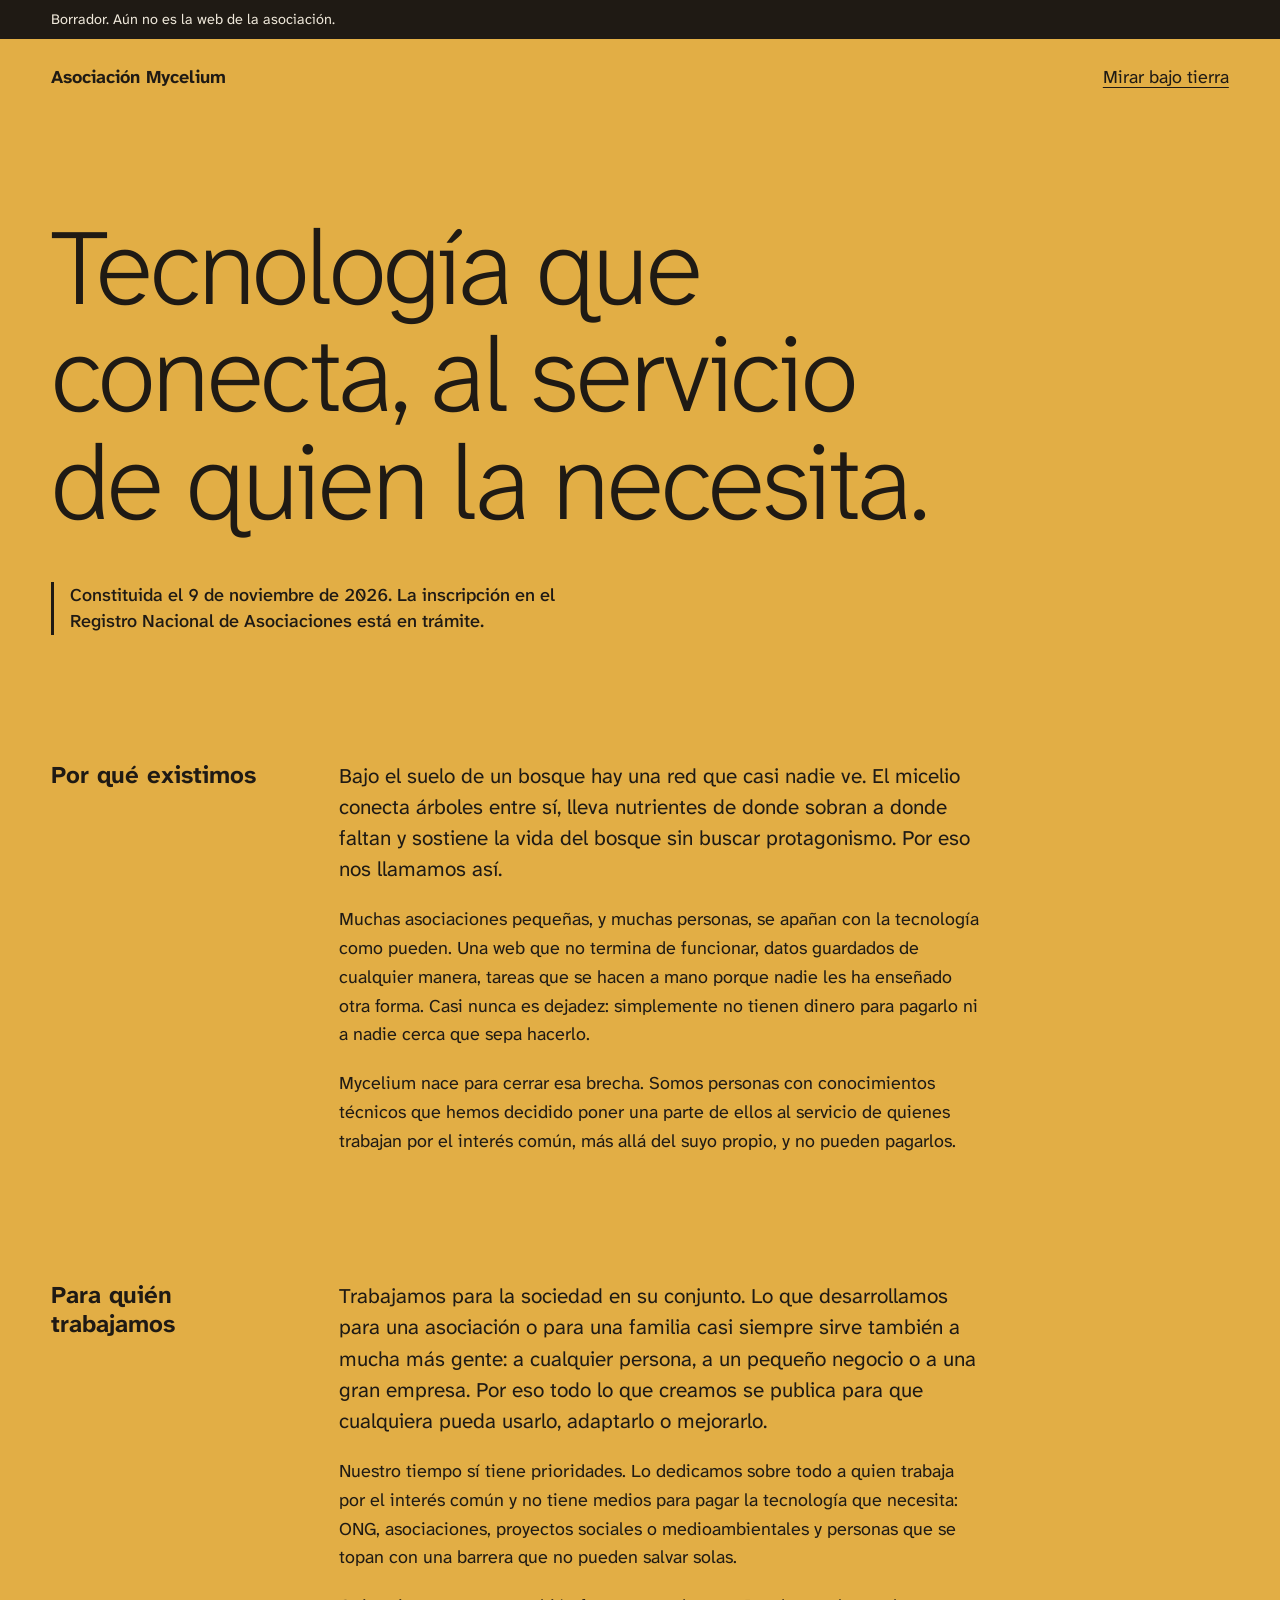
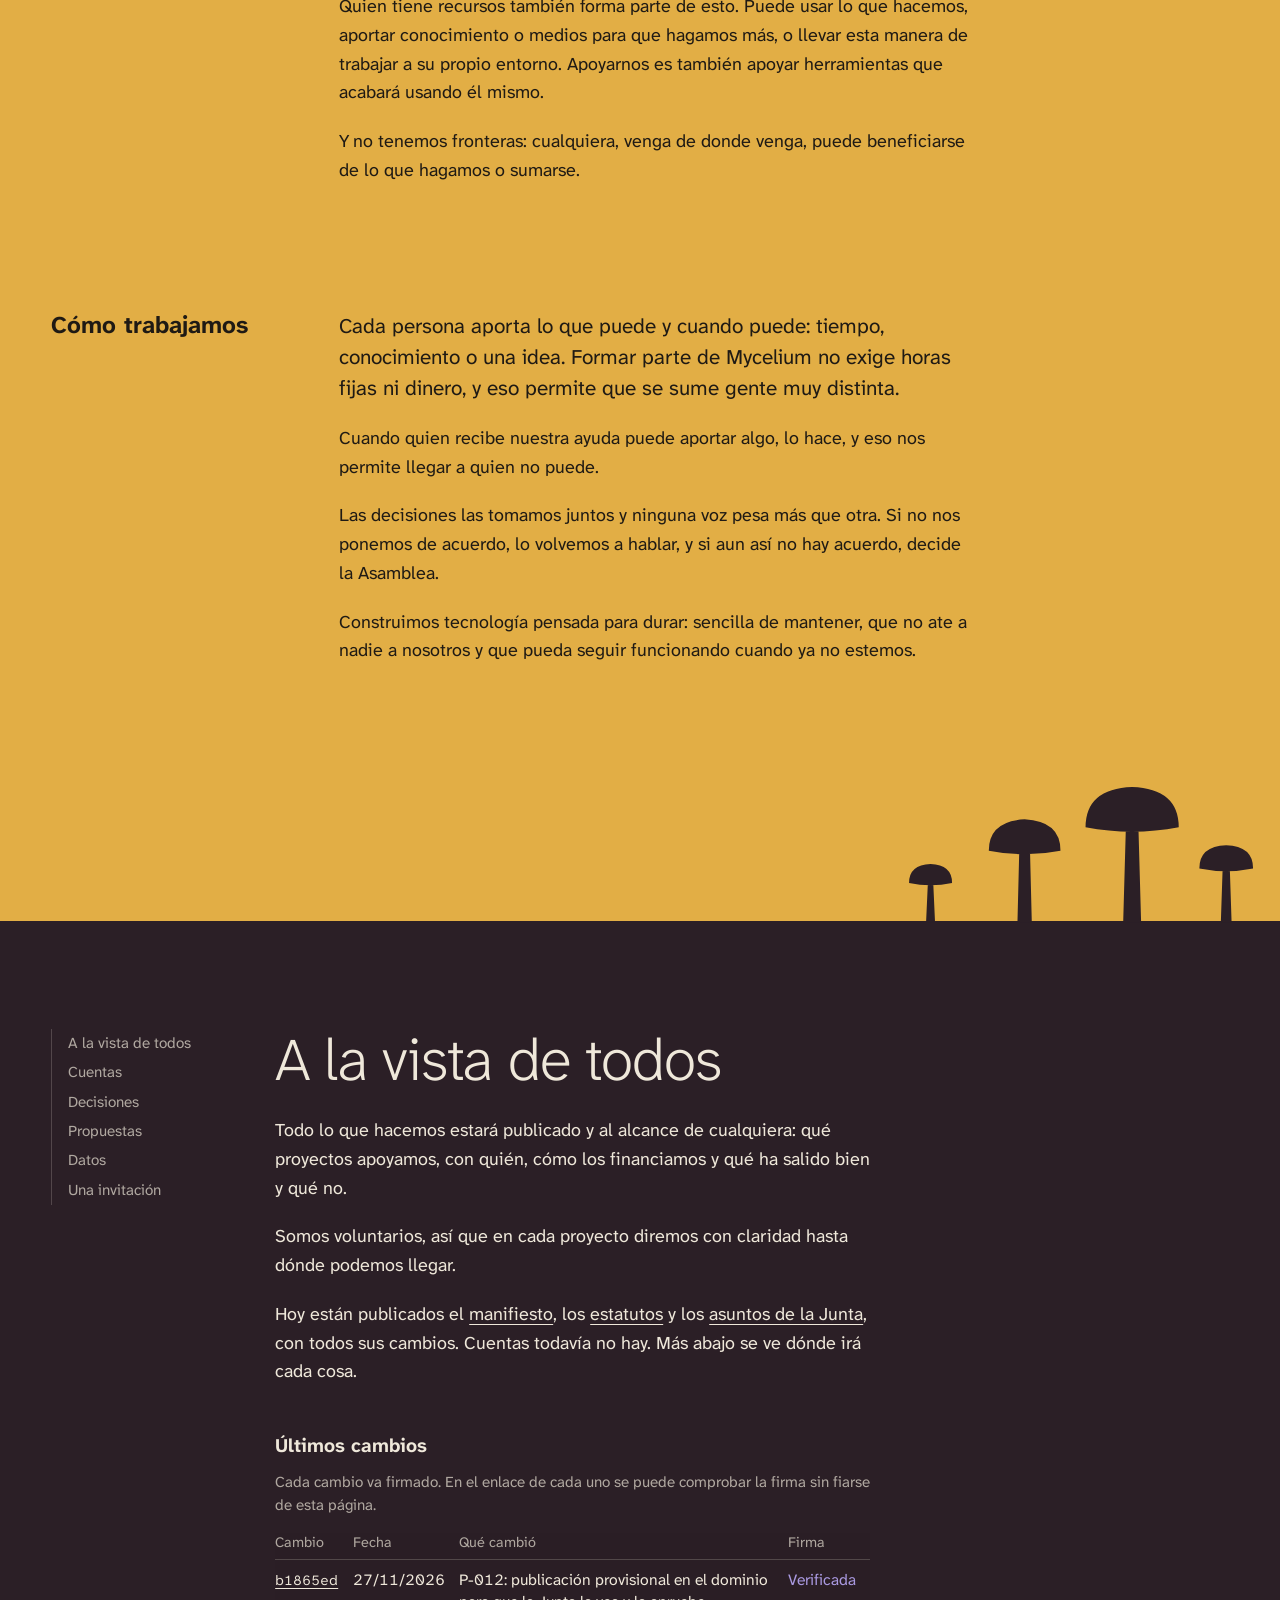
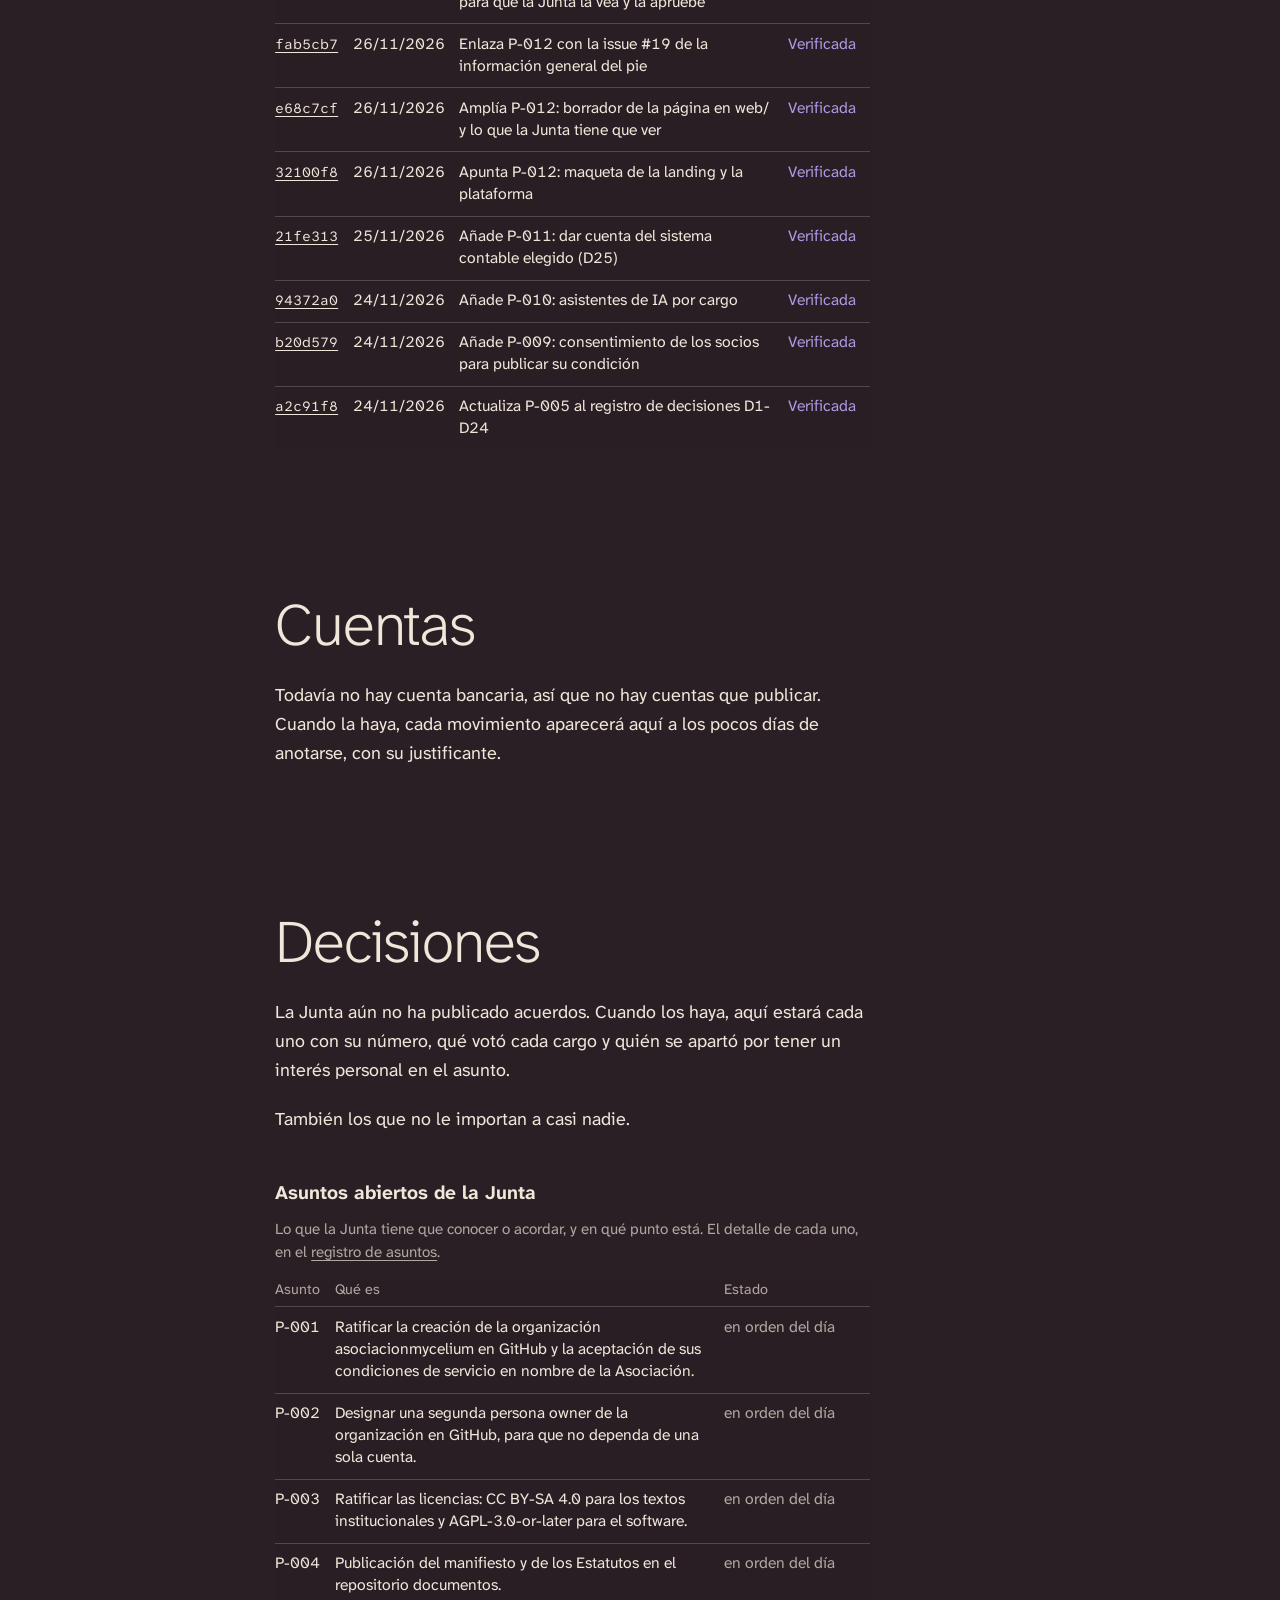
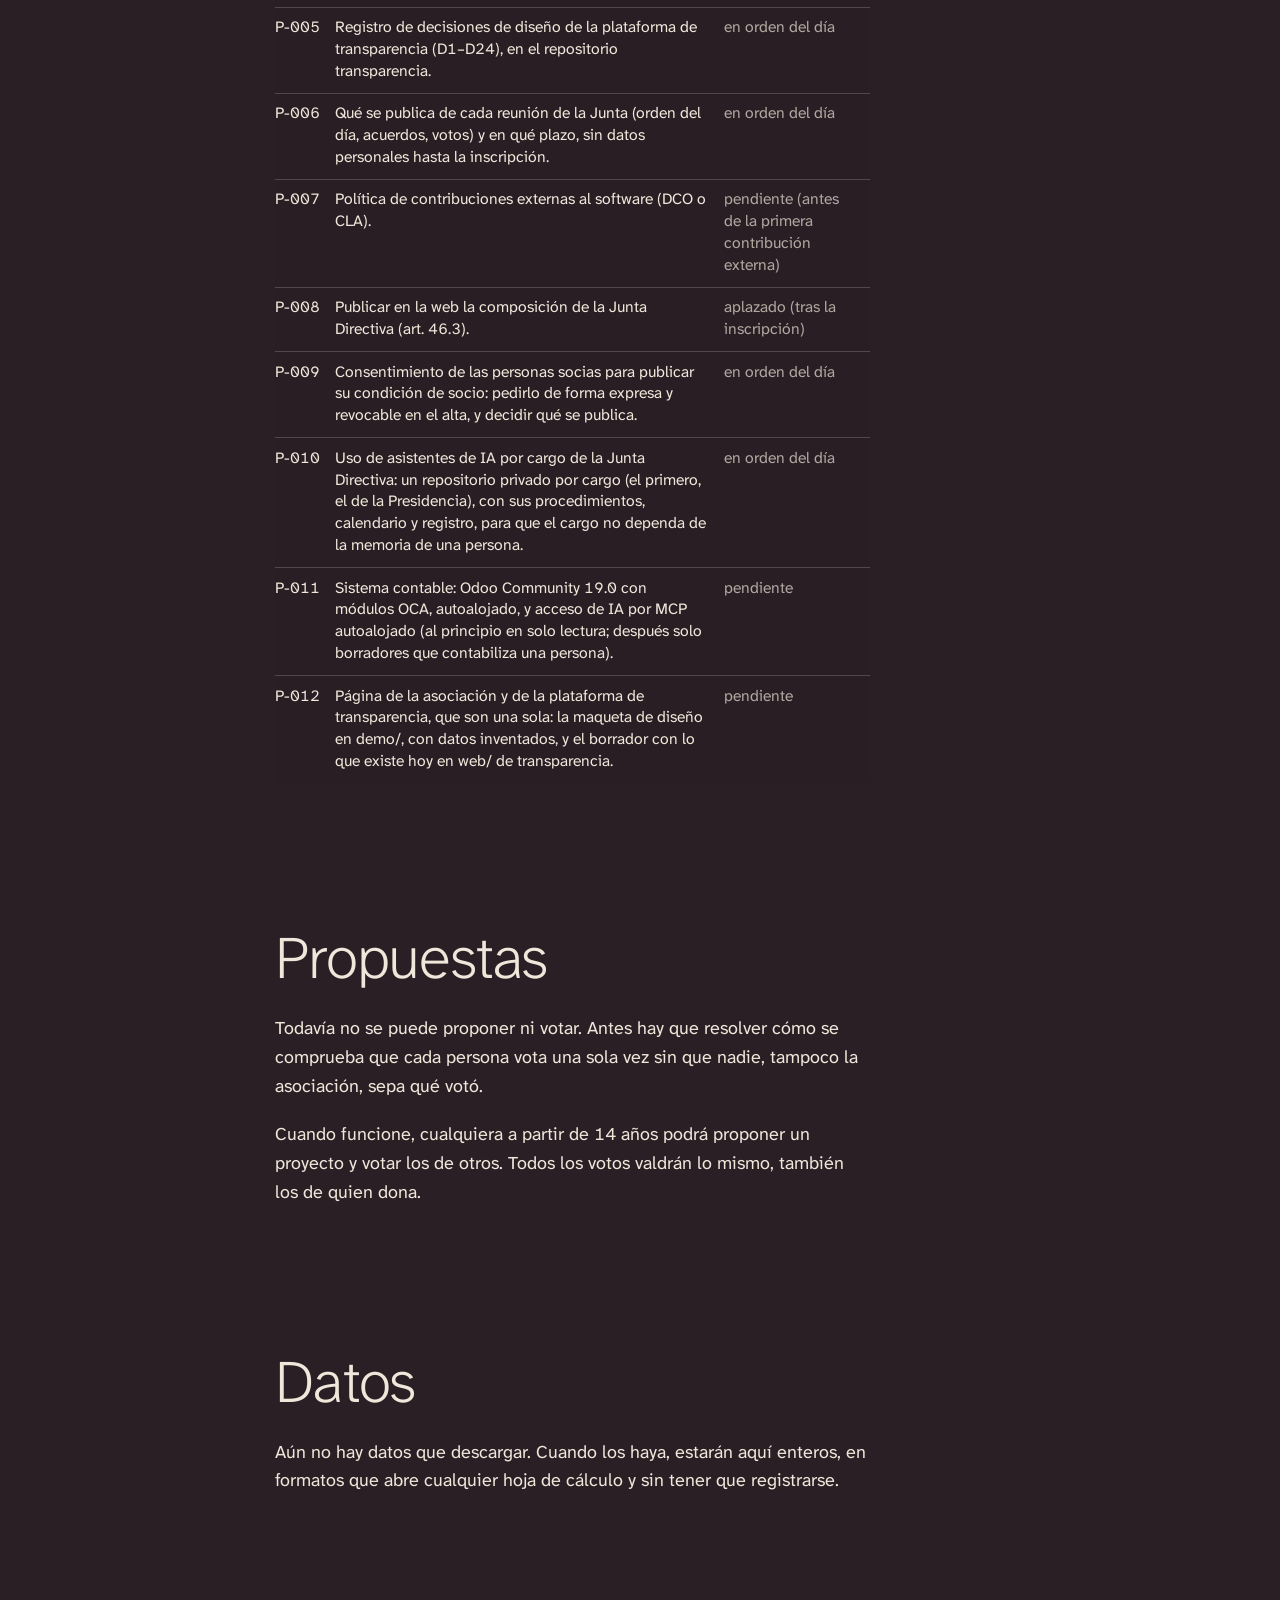
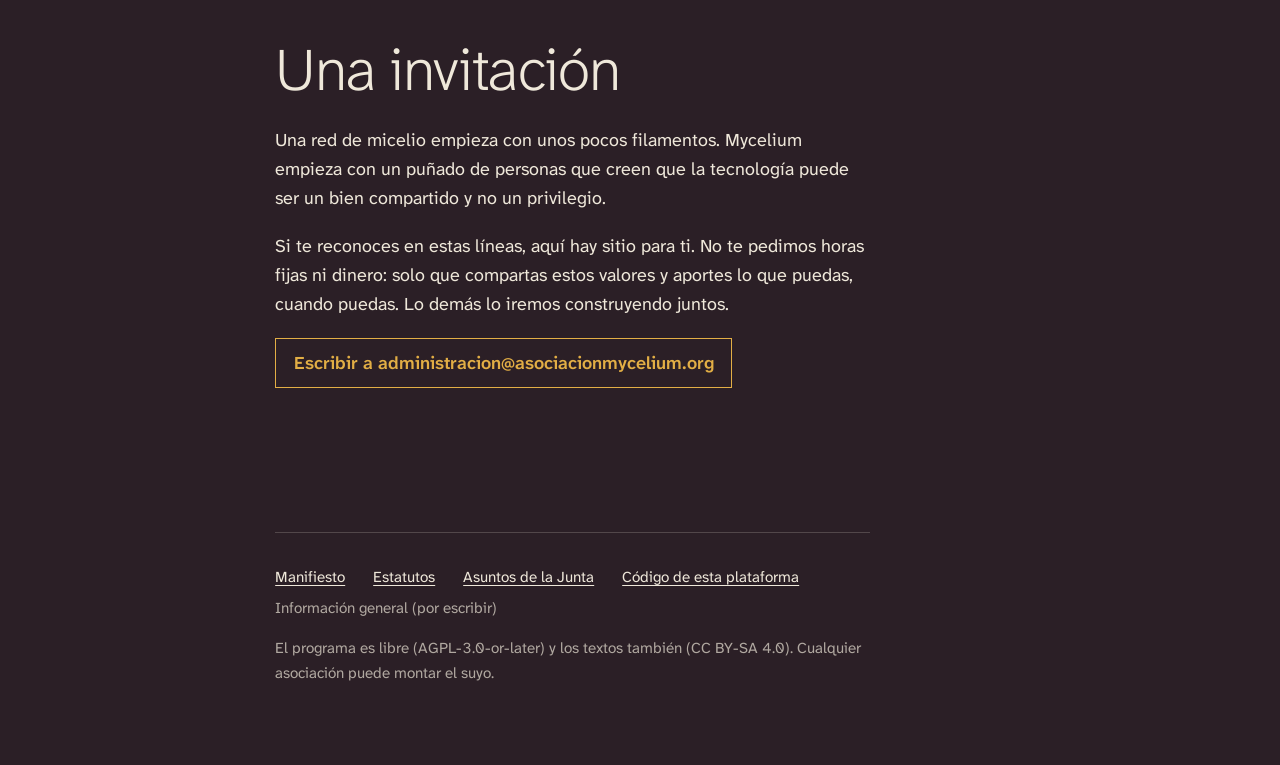
<file: web/publico/index.html>
<!doctype html>
<html lang="es">
<head>
<meta charset="utf-8">
<meta name="viewport" content="width=device-width, initial-scale=1">
<!-- noindex hasta que la Junta decida publicarla (P-012). -->
<meta name="robots" content="noindex">
<title>Asociación Mycelium (borrador)</title>
<link rel="icon" href="favicon.svg" type="image/svg+xml">
<!-- Tarjeta al compartir (Open Graph): la escribe web/genera.py, con la imagen tarjeta.png. Sirve cuando la página se publique (P-012). -->
<!--G:tarjeta-->
<meta property="og:type" content="website">
<meta property="og:site_name" content="Asociación Mycelium">
<meta property="og:title" content="Asociación Mycelium">
<meta property="og:description" content="Tecnología que conecta, al servicio de quien la necesita.">
<meta property="og:url" content="https://asociacionmycelium.org/">
<meta property="og:locale" content="es_ES">
<meta property="og:image" content="https://asociacionmycelium.org/tarjeta.png">
<meta property="og:image:type" content="image/png">
<meta property="og:image:width" content="1200">
<meta property="og:image:height" content="630">
<meta property="og:image:alt" content="Setas oscuras sobre la superficie de la asociación y, bajo tierra, los primeros filamentos de su red.">
<!--/G:tarjeta-->
<link rel="preload" href="fuentes/atkinson-hyperlegible-next-latin-wght-normal.woff2" as="font" type="font/woff2" crossorigin>
<link rel="stylesheet" href="estilo.css">
</head>
<body>
<!--
  Página publicable de la plataforma. Lo que hay entre los marcadores G:nombre
  y /G:nombre lo escribe web/genera.py a partir de las fuentes reales; no se
  edita a mano.
  Solo enseña lo que existe hoy. Lo que aún no tiene datos lo dice, y deja un
  hueco oculto (class="hueco" hidden) con la issue que lo rellenará.
  El diseño de esos huecos con datos de ejemplo está en demo/, que es la guía.
-->

<a class="salto" href="#a-la-vista">Saltar a cuentas, decisiones y propuestas</a>

<p class="borrador">Borrador. Aún no es la web de la asociación.</p>

<div class="superficie">
  <header class="cabecera">
    <p class="marca">Asociación Mycelium</p>
    <a href="#a-la-vista">Mirar bajo tierra</a>
  </header>

  <main id="manifiesto"><!--G:manifiesto-->
    <h1>Tecnología que conecta, al servicio de quien la necesita.</h1>

    <p class="estado">Constituida el 9 de noviembre de 2026. La inscripción en el Registro Nacional de Asociaciones está en trámite.</p>

    <section class="tramo">
      <h2>Por qué existimos</h2>
      <div>
        <p>Bajo el suelo de un bosque hay una red que casi nadie ve. El micelio conecta árboles entre sí, lleva nutrientes de donde sobran a donde faltan y sostiene la vida del bosque sin buscar protagonismo. Por eso nos llamamos así.</p>
        <p>Muchas asociaciones pequeñas, y muchas personas, se apañan con la tecnología como pueden. Una web que no termina de funcionar, datos guardados de cualquier manera, tareas que se hacen a mano porque nadie les ha enseñado otra forma. Casi nunca es dejadez: simplemente no tienen dinero para pagarlo ni a nadie cerca que sepa hacerlo.</p>
        <p>Mycelium nace para cerrar esa brecha. Somos personas con conocimientos técnicos que hemos decidido poner una parte de ellos al servicio de quienes trabajan por el interés común, más allá del suyo propio, y no pueden pagarlos.</p>
      </div>
    </section>

    <section class="tramo">
      <h2>Para quién trabajamos</h2>
      <div>
        <p>Trabajamos para la sociedad en su conjunto. Lo que desarrollamos para una asociación o para una familia casi siempre sirve también a mucha más gente: a cualquier persona, a un pequeño negocio o a una gran empresa. Por eso todo lo que creamos se publica para que cualquiera pueda usarlo, adaptarlo o mejorarlo.</p>
        <p>Nuestro tiempo sí tiene prioridades. Lo dedicamos sobre todo a quien trabaja por el interés común y no tiene medios para pagar la tecnología que necesita: ONG, asociaciones, proyectos sociales o medioambientales y personas que se topan con una barrera que no pueden salvar solas.</p>
        <p>Quien tiene recursos también forma parte de esto. Puede usar lo que hacemos, aportar conocimiento o medios para que hagamos más, o llevar esta manera de trabajar a su propio entorno. Apoyarnos es también apoyar herramientas que acabará usando él mismo.</p>
        <p>Y no tenemos fronteras: cualquiera, venga de donde venga, puede beneficiarse de lo que hagamos o sumarse.</p>
      </div>
    </section>

    <section class="tramo">
      <h2>Cómo trabajamos</h2>
      <div>
        <p>Cada persona aporta lo que puede y cuando puede: tiempo, conocimiento o una idea. Formar parte de Mycelium no exige horas fijas ni dinero, y eso permite que se sume gente muy distinta.</p>
        <p>Cuando quien recibe nuestra ayuda puede aportar algo, lo hace, y eso nos permite llegar a quien no puede.</p>
        <p>Las decisiones las tomamos juntos y ninguna voz pesa más que otra. Si no nos ponemos de acuerdo, lo volvemos a hablar, y si aun así no hay acuerdo, decide la Asamblea.</p>
        <p>Construimos tecnología pensada para durar: sencilla de mantener, que no ate a nadie a nosotros y que pueda seguir funcionando cuando ya no estemos.</p>
      </div>
    </section>
  <!--/G:manifiesto--></main>

  <!-- Las setas salen de los mismos puntos de los que nacen los filamentos de abajo. -->
  <div class="setas" aria-hidden="true"><!--G:setas--><svg viewBox="0 0 1000 170" role="presentation">
<path d="M825 170L828 64L842 64L845 170ZM783 64Q783 21 835 19Q887 21 887 64Q835 74 783 64Z"/>
<path d="M707 170L709 90L721 90L723 170ZM675 90Q675 57 715 55Q755 57 755 90Q715 98 675 90Z"/>
<path d="M934 170L936 110L944 110L946 170ZM910 110Q910 85 940 84Q970 85 970 110Q940 116 910 110Z"/>
<path d="M605 170L607 126L613 126L615 170ZM586 126Q586 106 610 105Q634 106 634 126Q610 131 586 126Z"/>
</svg><!--/G:setas--></div>
</div>

<div class="bajo">
  <!-- Sin lotes todavía: unos pocos filamentos. Con lotes, la red se sembrará con la huella del último (D26, issue #2). -->
  <div class="red" aria-hidden="true"><!--G:red--><svg viewBox="0 0 1000 6000" role="presentation">
<path class="g0 t0" pathLength="1" d="M835 0Q835 30 836 45T837 75T836 105T837 135T840 165T843 195T849 224T856 253T859 282T858 312T862 342T871 371T878 400T884 429T894 457T902 486T906 516T910 545T914 575T909 604T894 630T877 654T858 678T838 699T819 723T810 750T808 780T804 810T798 839T794 869T789 898T780 927T767 954T758 982T750 1011T738 1038T723 1064T708 1090T689 1113T665 1130T639 1145T613 1161T593 1182T584 1210T587 1239T597 1267T612 1293T628 1318T647 1342T669 1362T690 1384T712 1404T737 1420T764 1433T792 1443T819 1456T843 1474T865 1494T887 1514T910 1533T930 1555T946 1580T961 1607T974 1634T982 1662T982 1692T976 1721T971 1751T970 1780T968 1810T958 1838T945 1865T927 1889T903 1906T875 1918T848 1930T820 1940T795 1955T774 1977T755 2001T735 2022T711 2040T687 2059T665 2079T648 2103T640 2131T640 2161T647 2190T655 2219T664 2248T671 2277T675 2307T672 2336T669 2365T670 2395T668 2425T666 2455T665 2485T663 2515T662 2545T657 2574T655 2604T656 2634T657 2664T663 2693T670 2722T666 2751T658 2779T653 2809T648 2838T650 2868T659 2896T675 2921T694 2945T712 2968T733 2989T754 3011T775 3032T795 3055T814 3078T833 3101T855 3121T878 3140T901 3160T921 3182T939 3206T958 3229T976 3253T984 3281T984 3311T982 3340T969 3366T947 3386T923 3404T897 3419T870 3431T842 3442T813 3450T784 3454T754 3455T724 3457T694 3460T665 3467T636 3476T611 3491T588 3511"/>
<path class="g0 t1" pathLength="1" d="M588 3511Q577 3521 574 3536T574 3565"/>
<path class="g0 t2" pathLength="1" d="M574 3565Q576 3580 577 3595T586 3623"/>
<path class="g0 t3" pathLength="1" d="M586 3623Q594 3635 602 3648T610 3661"/>
<path class="g0 t4" pathLength="1" d="M715 0Q711 30 711 45T709 75T706 104T704 134T697 163T685 191T673 218T668 247T669 276T663 306T660 335T665 364T671 394T676 423T683 452T693 480T704 508T716 536T722 564T720 594T718 624T718 654T721 684T722 714T723 744T725 774T728 803T731 833T733 863T735 893T740 923T745 952T749 982T756 1011T763 1040T768 1069T772 1099T777 1129T785 1158T794 1186T806 1213T819 1241T834 1266T851 1291T863 1318T872 1347T880 1376T890 1404T899 1432T897 1461T894 1491T893 1521T893 1551T897 1581T901 1610T899 1640T888 1668T876 1695T868 1724T862 1753T855 1782T844 1810T831 1837T821 1865T808 1892T794 1918T782 1945T771 1973T765 2002T762 2032T757 2061T746 2090T739 2118T741 2148T746 2177T746 2207T740 2236T730 2264T720 2292T708 2320T696 2348T682 2373T659 2392T634 2409T608 2421T581 2434T571 2459T578 2487T594 2512T617 2531T643 2545T670 2559T697 2571T725 2583T748 2600T766 2624T784 2648T805 2669T828 2688T855 2700T882 2711T907 2727T931 2745T948 2769T954 2798T946 2826T929 2850T905 2868T878 2881T852 2895T826 2911T802 2928T777 2944T755 2965T735 2987T717 3011T698 3034T673 3048T647 3059T621 3075T597 3092T579 3115T571 3143T576 3172T589 3199T607 3223"/>
<path class="g0 t5" pathLength="1" d="M607 3223Q617 3234 625 3247T642 3271"/>
<path class="g0 t6" pathLength="1" d="M642 3271Q652 3282 666 3288T693 3301"/>
<path class="g0 t7" pathLength="1" d="M693 3301Q707 3308 720 3315T732 3323"/>
<path class="g0 t8" pathLength="1" d="M940 0Q945 30 938 43T919 65T897 85T872 101T846 116T825 137T808 162T793 188T774 210T751 229T728 249T704 267T680 284T655 301T630 318T610 339T591 362T575 386T572 415T580 444T593 471T610 495T633 515T658 530T683 547T701 571T713 598T720 627T727 656T730 686T733 716T734 745T727 774T714 801T703 829T700 859T700 888T701 918T700 948T690 975T679 1003T673 1032T667 1062T662 1091T655 1121T648 1150T648 1178T659 1206T675 1232T694 1255T712 1278T723 1306T730 1335T735 1364T739 1394T750 1422T763 1449T774 1476T783 1505T793 1533T802 1562T812 1590T824 1618T837 1644T854 1669T867 1696T872 1725T873 1755T873 1785T875 1815T879 1845T881 1874T876 1904T874 1934T875 1964T876 1994T881 2023T890 2052T903 2079T914 2106T919 2136T922 2165T921 2195T911 2223T893 2247T874 2270T856 2293T839 2318T826 2345T812 2371T793 2394T777 2419T765 2447T753 2474T736 2499T718 2523T696 2542T671 2560T646 2574T619 2589T597 2608T581 2633T574 2662T577 2692T587 2720T605 2742T630 2758T657 2773T682 2788T709 2802T737 2811T766 2821T791 2836T813 2857T834 2878T855 2899T875 2921T895 2944T910 2969T918 2998T922 3028T921 3057T916 3087T908 3116T902 3145T900 3175T890 3202T875 3228T864 3255T859 3285"/>
<path class="g0 t9" pathLength="1" d="M859 3285Q856 3300 859 3315T866 3343"/>
<path class="g0 t10" pathLength="1" d="M866 3343Q871 3358 874 3372T874 3402"/>
<path class="g0 t11" pathLength="1" d="M874 3402Q872 3417 868 3431T863 3446"/>
<path class="g0 t12" pathLength="1" d="M610 0Q619 29 626 42T643 66T665 86T692 97T722 100T752 101T782 99T811 93T841 92T871 97T898 108T924 123T947 141T970 161T983 186T979 215T964 240T942 261T918 277T891 291T866 307T841 324T817 341T791 357T765 372T738 384T714 401T698 426T687 454T677 482T669 511T662 540T660 569T662 599T665 629T665 659T667 689T674 718T685 746T694 774T693 804T684 832T670 858T661 887T654 916T648 945T645 975T649 1005T662 1031T677 1057T690 1084T699 1112T702 1142T701 1172T700 1201T709 1229T723 1256T732 1284T741 1313T757 1338T773 1363T788 1389T798 1417T803 1446T809 1476T812 1505T810 1535T803 1564T795 1593T786 1622T775 1650T765 1678T755 1706T742 1733T727 1759T706 1780T684 1800T663 1822T652 1847T649 1877T652 1907T659 1936T668 1965T679 1992T691 2020T702 2048T713 2076T725 2103T738 2130T749 2158T757 2187T764 2216T769 2245T774 2275T776 2305T775 2335T772 2365T768 2394T770 2424T775 2453T782 2482T793 2510T800 2539T798 2569T791 2598T788 2627T792 2657T799 2686T804 2716T807 2745T810 2775T809 2805T805 2835T802 2865T800 2895T798 2924T797 2954T796 2984T792 3014T788 3044T781 3073T775 3102T771 3132T765 3161T758 3190T750 3219T741 3248T736 3277"/>
<path class="g0 t13" pathLength="1" d="M736 3277Q734 3292 735 3307T739 3337"/>
<path class="g0 t14" pathLength="1" d="M739 3337Q741 3352 748 3365T767 3388"/>
<path class="g0 t15" pathLength="1" d="M767 3388Q777 3399 781 3413T785 3428"/>
<path class="g1 t16" pathLength="1" d="M866 356Q840 371 828 380T805 400T791 425T785 454T782 484T777 514"/>
<path class="g1 t17" pathLength="1" d="M777 514Q774 528 767 542T758 570"/>
<path class="g1 t18" pathLength="1" d="M758 570Q756 585 752 599T748 614"/>
<path class="g1 t19" pathLength="1" d="M899 471Q915 497 924 508T941 534T954 560T961 589T965 619T966 648T955 675T936 698T916 720T893 740"/>
<path class="g1 t20" pathLength="1" d="M893 740Q881 749 871 760T853 784"/>
<path class="g1 t21" pathLength="1" d="M853 784Q845 797 839 810T827 838"/>
<path class="g1 t22" pathLength="1" d="M827 838Q822 852 817 866T813 881"/>
<path class="g1 t23" pathLength="1" d="M912 560Q928 586 934 599T944 628T947 657T937 684"/>
<path class="g1 t24" pathLength="1" d="M937 684Q928 696 917 707T907 717"/>
<path class="g1 t25" pathLength="1" d="M903 618Q873 619 858 617T829 611T800 604T770 600T740 602"/>
<path class="g1 t26" pathLength="1" d="M740 602Q725 605 711 607T696 609"/>
<path class="g1 t27" pathLength="1" d="M764 1989Q738 2003 727 2014T709 2037T689 2059T667 2079T648 2102"/>
<path class="g1 t28" pathLength="1" d="M648 2102Q639 2114 637 2129T634 2158"/>
<path class="g1 t29" pathLength="1" d="M634 2158Q632 2173 631 2188T631 2203"/>
<path class="g1 t30" pathLength="1" d="M660 2233Q643 2258 635 2271T623 2299T620 2328T628 2356T643 2382T661 2406T681 2428T706 2444"/>
<path class="g1 t31" pathLength="1" d="M706 2444Q720 2450 734 2452T764 2455"/>
<path class="g1 t32" pathLength="1" d="M764 2455Q779 2457 793 2463T820 2475"/>
<path class="g1 t33" pathLength="1" d="M820 2475Q834 2481 848 2487T862 2492"/>
<path class="g1 t34" pathLength="1" d="M858 1304Q851 1333 856 1347T863 1376T871 1405T880 1433T889 1462T897 1490"/>
<path class="g1 t35" pathLength="1" d="M897 1490Q900 1505 897 1520T889 1549"/>
<path class="g1 t36" pathLength="1" d="M889 1549Q884 1563 882 1578T880 1593"/>
<path class="g1 t37" pathLength="1" d="M621 506Q650 503 665 503T695 502T725 498T753 488T780 474T805 458"/>
<path class="g1 t38" pathLength="1" d="M805 458Q817 449 829 440T853 422"/>
<path class="g1 t39" pathLength="1" d="M853 422Q865 414 877 404T888 395"/>
<path class="g1 t40" pathLength="1" d="M701 874Q675 889 665 900T650 925T644 954T650 983T665 1009"/>
<path class="g1 t41" pathLength="1" d="M665 1009Q675 1021 682 1034T689 1047"/>
<path class="g1 t42" pathLength="1" d="M682 988Q701 1011 711 1023T725 1049T739 1075T754 1101T765 1129"/>
<path class="g1 t43" pathLength="1" d="M765 1129Q769 1143 772 1158T775 1173"/>
<path class="g1 t44" pathLength="1" d="M875 1949Q898 1967 910 1977T927 2000T933 2029T927 2058T912 2084T894 2107T874 2129T852 2150T834 2174"/>
<path class="g1 t45" pathLength="1" d="M834 2174Q826 2187 816 2198T793 2216"/>
<path class="g1 t46" pathLength="1" d="M793 2216Q780 2224 768 2232T740 2242"/>
<path class="g1 t47" pathLength="1" d="M740 2242Q725 2244 712 2250T698 2257"/>
<path class="g1 t48" pathLength="1" d="M921 2150Q903 2175 892 2185T867 2200T839 2211T811 2223"/>
<path class="g1 t49" pathLength="1" d="M811 2223Q798 2229 786 2238T774 2248"/>
<path class="g1 t50" pathLength="1" d="M826 90Q842 65 849 52T865 27T889 13T919 13T949 13T974 23T985 49"/>
<path class="g1 t51" pathLength="1" d="M985 49Q985 64 979 78T965 104"/>
<path class="g1 t52" pathLength="1" d="M965 104Q956 116 943 124T930 131"/>
<path class="g1 t53" pathLength="1" d="M974 229Q984 257 984 272T978 300T959 322T932 332T902 335T872 337T843 334T813 329"/>
<path class="g1 t54" pathLength="1" d="M813 329Q798 327 784 321T757 308"/>
<path class="g1 t55" pathLength="1" d="M757 308Q744 300 731 294T704 281"/>
<path class="g1 t56" pathLength="1" d="M704 281Q690 275 676 271T661 267"/>
<path class="g1 t57" pathLength="1" d="M953 250Q923 250 909 254T880 263T851 270T822 276T793 283T765 295"/>
<path class="g1 t58" pathLength="1" d="M765 295Q752 302 738 308T711 320"/>
<path class="g1 t59" pathLength="1" d="M711 320Q698 328 685 334T660 350"/>
<path class="g1 t60" pathLength="1" d="M660 350Q648 360 635 367T622 375"/>
<path class="g1 t61" pathLength="1" d="M666 525Q640 540 628 550T608 572T592 597T586 625T591 655T601 683T612 711T629 735"/>
<path class="g1 t62" pathLength="1" d="M629 735Q641 744 654 750T680 765"/>
<path class="g1 t63" pathLength="1" d="M680 765Q692 774 705 781T733 792"/>
<path class="g1 t64" pathLength="1" d="M733 792Q747 796 761 803T774 810"/>
<path class="g1 t65" pathLength="1" d="M692 759Q722 759 737 759T767 760T797 764T826 771T853 784T876 803T895 826T908 853T917 881T927 909"/>
<path class="g1 t66" pathLength="1" d="M927 909Q932 924 932 939T929 968"/>
<path class="g1 t67" pathLength="1" d="M929 968Q925 983 921 997T907 1023"/>
<path class="g1 t68" pathLength="1" d="M907 1023Q898 1035 894 1050T891 1064"/>
<path class="g1 t69" pathLength="1" d="M812 1520Q786 1535 772 1541T745 1554T717 1565T688 1574"/>
<path class="g1 t70" pathLength="1" d="M688 1574Q674 1578 660 1584T646 1589"/>
<path class="g1 t71" pathLength="1" d="M782 1636Q786 1666 788 1681T794 1710T804 1738T813 1767T822 1795T833 1824T846 1850T866 1872T888 1893"/>
<path class="g1 t72" pathLength="1" d="M888 1893Q899 1903 908 1915T928 1938"/>
<path class="g1 t73" pathLength="1" d="M928 1938Q938 1949 945 1962T959 1988"/>
<path class="g1 t74" pathLength="1" d="M959 1988Q965 2002 967 2017T968 2032"/>
<path class="g1 t75" pathLength="1" d="M769 3147Q782 3173 783 3188T783 3218T782 3248T781 3278T778 3308T769 3336T752 3361T732 3383T712 3405"/>
<path class="g1 t76" pathLength="1" d="M712 3405Q701 3415 688 3423T664 3441"/>
<path class="g1 t77" pathLength="1" d="M664 3441Q654 3451 644 3463T626 3486"/>
<path class="g1 t78" pathLength="1" d="M626 3486Q617 3499 614 3513T610 3528"/>
<path class="g1 t79" pathLength="1" d="M761 3176Q743 3199 735 3212T721 3239T707 3265T694 3292T682 3320T676 3349T671 3379T666 3408T664 3438T665 3468T670 3497"/>
<path class="g1 t80" pathLength="1" d="M670 3497Q674 3512 682 3525T700 3549"/>
<path class="g1 t81" pathLength="1" d="M700 3549Q709 3560 717 3573T733 3599"/>
<path class="g1 t82" pathLength="1" d="M733 3599Q740 3611 746 3625T752 3639"/>
</svg><!--/G:red--></div>

  <nav class="sonda" aria-label="Bajo tierra">
    <ol>
      <li><a href="#a-la-vista">A la vista de todos</a></li>
      <li><a href="#cuentas">Cuentas</a></li>
      <li><a href="#decisiones">Decisiones</a></li>
      <li><a href="#propuestas">Propuestas</a></li>
      <li><a href="#datos">Datos</a></li>
      <li><a href="#invitacion">Una invitación</a></li>
    </ol>
  </nav>

  <div class="capas">

    <section id="a-la-vista">
      <h2>A la vista de todos</h2>
      <!--G:a-la-vista-->
      <p>Todo lo que hacemos estará publicado y al alcance de cualquiera: qué proyectos apoyamos, con quién, cómo los financiamos y qué ha salido bien y qué no.</p>
      <p>Somos voluntarios, así que en cada proyecto diremos con claridad hasta dónde podemos llegar.</p>
      <!--/G:a-la-vista-->
      <p>Hoy están publicados el <a href="https://github.com/asociacionmycelium/documentos/blob/main/manifiesto.md">manifiesto</a>, los <a href="https://github.com/asociacionmycelium/documentos/blob/main/estatutos.md">estatutos</a> y los <a href="https://github.com/asociacionmycelium/documentos/tree/main/junta">asuntos de la Junta</a>, con todos sus cambios. Cuentas todavía no hay. Más abajo se ve dónde irá cada cosa.</p>

      <h3>Últimos cambios</h3>
      <p class="menor">Cada cambio va firmado. En el enlace de cada uno se puede comprobar la firma sin fiarse de esta página.</p>
      <table class="registro cambios">
        <thead>
          <tr><th scope="col">Cambio</th><th scope="col">Fecha</th><th scope="col">Qué cambió</th><th scope="col">Firma</th></tr>
        </thead>
        <tbody>
<!--G:cambios--><tr><td><a href="https://github.com/asociacionmycelium/documentos/commit/b1865ed984cd86c98df11949925a7801875d58a1"><code>b1865ed</code></a></td><td>27/11/2026</td><td>P-012: publicación provisional en el dominio para que la Junta la vea y la apruebe</td><td><span class="firmada">Verificada</span></td></tr>
<tr><td><a href="https://github.com/asociacionmycelium/documentos/commit/fab5cb730241a166e1cd6ca813287e7aff09c85b"><code>fab5cb7</code></a></td><td>26/11/2026</td><td>Enlaza P-012 con la issue #19 de la información general del pie</td><td><span class="firmada">Verificada</span></td></tr>
<tr><td><a href="https://github.com/asociacionmycelium/documentos/commit/e68c7cff92e989a22a8c12fd4ad775a0944bbfb6"><code>e68c7cf</code></a></td><td>26/11/2026</td><td>Amplía P-012: borrador de la página en web/ y lo que la Junta tiene que ver</td><td><span class="firmada">Verificada</span></td></tr>
<tr><td><a href="https://github.com/asociacionmycelium/documentos/commit/32100f88ee634a26397acfa5591eba9538a9fafa"><code>32100f8</code></a></td><td>26/11/2026</td><td>Apunta P-012: maqueta de la landing y la plataforma</td><td><span class="firmada">Verificada</span></td></tr>
<tr><td><a href="https://github.com/asociacionmycelium/documentos/commit/21fe313eca8634dde10df09616f295374358b47b"><code>21fe313</code></a></td><td>25/11/2026</td><td>Añade P-011: dar cuenta del sistema contable elegido (D25)</td><td><span class="firmada">Verificada</span></td></tr>
<tr><td><a href="https://github.com/asociacionmycelium/documentos/commit/94372a029c1e0e921f9eeef37dc3cc0d8626c402"><code>94372a0</code></a></td><td>24/11/2026</td><td>Añade P-010: asistentes de IA por cargo</td><td><span class="firmada">Verificada</span></td></tr>
<tr><td><a href="https://github.com/asociacionmycelium/documentos/commit/b20d579d9c522162691b03b466c90f545da9c823"><code>b20d579</code></a></td><td>24/11/2026</td><td>Añade P-009: consentimiento de los socios para publicar su condición</td><td><span class="firmada">Verificada</span></td></tr>
<tr><td><a href="https://github.com/asociacionmycelium/documentos/commit/a2c91f8ba139488790a489a4bc411a6cff0d6814"><code>a2c91f8</code></a></td><td>24/11/2026</td><td>Actualiza P-005 al registro de decisiones D1-D24</td><td><span class="firmada">Verificada</span></td></tr><!--/G:cambios-->
        </tbody>
      </table>
    </section>

    <section id="cuentas">
      <h2>Cuentas</h2>
      <p>Todavía no hay cuenta bancaria, así que no hay cuentas que publicar. Cuando la haya, cada movimiento aparecerá aquí a los pocos días de anotarse, con su justificante.</p>
      <div class="hueco" hidden><!-- Aquí irán el resumen del año, de dónde viene y a dónde va cada euro, los asientos con su ficha y los lotes con su huella. Issue #2. Diseño: demo/. --></div>
    </section>

    <section id="decisiones">
      <h2>Decisiones</h2>
      <p>La Junta aún no ha publicado acuerdos. Cuando los haya, aquí estará cada uno con su número, qué votó cada cargo y quién se apartó por tener un interés personal en el asunto.</p>
      <p>También los que no le importan a casi nadie.</p>
      <div class="hueco" hidden><!-- Aquí irán los acuerdos de cada reunión, con el voto de cada cargo. Issue #4 (qué se publica lo decide la Junta, P-006). Diseño: demo/. --></div>

      <h3>Asuntos abiertos de la Junta</h3>
      <!-- Hoy salen de documentos/junta/pendientes.md. Si pasan a llevarse en el ERP, se decide en la issue #4. -->
      <p class="menor">Lo que la Junta tiene que conocer o acordar, y en qué punto está. El detalle de cada uno, en el <a href="https://github.com/asociacionmycelium/documentos/blob/main/junta/pendientes.md">registro de asuntos</a>.</p>
      <table class="registro asuntos">
        <thead>
          <tr><th scope="col">Asunto</th><th scope="col">Qué es</th><th scope="col">Estado</th></tr>
        </thead>
        <tbody>
<!--G:asuntos--><tr><td>P-001</td><td>Ratificar la creación de la organización asociacionmycelium en GitHub y la aceptación de sus condiciones de servicio en nombre de la Asociación.</td><td>en orden del día</td></tr>
<tr><td>P-002</td><td>Designar una segunda persona owner de la organización en GitHub, para que no dependa de una sola cuenta.</td><td>en orden del día</td></tr>
<tr><td>P-003</td><td>Ratificar las licencias: CC BY-SA 4.0 para los textos institucionales y AGPL-3.0-or-later para el software.</td><td>en orden del día</td></tr>
<tr><td>P-004</td><td>Publicación del manifiesto y de los Estatutos en el repositorio documentos.</td><td>en orden del día</td></tr>
<tr><td>P-005</td><td>Registro de decisiones de diseño de la plataforma de transparencia (D1–D24), en el repositorio transparencia.</td><td>en orden del día</td></tr>
<tr><td>P-006</td><td>Qué se publica de cada reunión de la Junta (orden del día, acuerdos, votos) y en qué plazo, sin datos personales hasta la inscripción.</td><td>en orden del día</td></tr>
<tr><td>P-007</td><td>Política de contribuciones externas al software (DCO o CLA).</td><td>pendiente (antes de la primera contribución externa)</td></tr>
<tr><td>P-008</td><td>Publicar en la web la composición de la Junta Directiva (art. 46.3).</td><td>aplazado (tras la inscripción)</td></tr>
<tr><td>P-009</td><td>Consentimiento de las personas socias para publicar su condición de socio: pedirlo de forma expresa y revocable en el alta, y decidir qué se publica.</td><td>en orden del día</td></tr>
<tr><td>P-010</td><td>Uso de asistentes de IA por cargo de la Junta Directiva: un repositorio privado por cargo (el primero, el de la Presidencia), con sus procedimientos, calendario y registro, para que el cargo no dependa de la memoria de una persona.</td><td>en orden del día</td></tr>
<tr><td>P-011</td><td>Sistema contable: Odoo Community 19.0 con módulos OCA, autoalojado, y acceso de IA por MCP autoalojado (al principio en solo lectura; después solo borradores que contabiliza una persona).</td><td>pendiente</td></tr>
<tr><td>P-012</td><td>Página de la asociación y de la plataforma de transparencia, que son una sola: la maqueta de diseño en demo/, con datos inventados, y el borrador con lo que existe hoy en web/ de transparencia.</td><td>pendiente</td></tr><!--/G:asuntos-->
        </tbody>
      </table>
    </section>

    <section id="propuestas">
      <h2>Propuestas</h2>
      <p>Todavía no se puede proponer ni votar. Antes hay que resolver cómo se comprueba que cada persona vota una sola vez sin que nadie, tampoco la asociación, sepa qué votó.</p>
      <p>Cuando funcione, cualquiera a partir de 14 años podrá proponer un proyecto y votar los de otros. Todos los votos valdrán lo mismo, también los de quien dona.</p>
      <div class="hueco" hidden><!-- Aquí irán las propuestas con su recuento y la respuesta razonada de la Junta. Issue #5. Diseño: demo/. --></div>
    </section>

    <section id="datos">
      <h2>Datos</h2>
      <p>Aún no hay datos que descargar. Cuando los haya, estarán aquí enteros, en formatos que abre cualquier hoja de cálculo y sin tener que registrarse.</p>
      <div class="hueco" hidden><!-- Aquí irán las descargas (CSV, JSON, lotes firmados) y cómo comprobar un lote sin fiarse de esta página. Issue #3. Diseño: demo/. --></div>
    </section>

    <section id="invitacion">
      <h2>Una invitación</h2>
      <!--G:invitacion-->
      <p>Una red de micelio empieza con unos pocos filamentos. Mycelium empieza con un puñado de personas que creen que la tecnología puede ser un bien compartido y no un privilegio.</p>
      <p>Si te reconoces en estas líneas, aquí hay sitio para ti. No te pedimos horas fijas ni dinero: solo que compartas estos valores y aportes lo que puedas, cuando puedas. Lo demás lo iremos construyendo juntos.</p>
      <!--/G:invitacion-->
      <p><a class="boton" href="mailto:administracion@asociacionmycelium.org">Escribir a administracion@asociacionmycelium.org</a></p>
    </section>

    <footer class="pie">
      <ul>
        <li><a href="https://github.com/asociacionmycelium/documentos/blob/main/manifiesto.md">Manifiesto</a></li>
        <li><a href="https://github.com/asociacionmycelium/documentos/blob/main/estatutos.md">Estatutos</a></li>
        <li><a href="https://github.com/asociacionmycelium/documentos/tree/main/junta">Asuntos de la Junta</a></li>
        <li><a href="https://github.com/asociacionmycelium/transparencia">Código de esta plataforma</a></li>
        <li>Información general (por escribir)</li>
      </ul>
      <p>El programa es libre (AGPL-3.0-or-later) y los textos también (CC BY-SA 4.0). Cualquier asociación puede montar el suyo.</p>
    </footer>
  </div>
</div>

</body>
</html>
</file>
<file: demo/estilo.css>
/* Maqueta de diseño. Sin JavaScript: el estado vive en casillas (:has), el
   crecimiento de la red y la sonda en animaciones ligadas al scroll, las
   fichas en <dialog> con command/commandfor y las aclaraciones en popover. */

:root {
  --albero: #E2AE45;
  --tinta: #1F1A14;
  --tierra: #2B1F26;
  --hifa: #EFE8DA;
  --lila: #A999E0;

  --superficie: var(--albero);
  --tenue: color-mix(in srgb, var(--hifa) 68%, var(--tierra));
  --raya: color-mix(in srgb, var(--hifa) 20%, transparent);

  --fuente: "Atkinson Hyperlegible Next", system-ui, sans-serif;
  --mono: "Atkinson Hyperlegible Mono", ui-monospace, monospace;
  --margen: clamp(1.1rem, 4vw, 4rem);
  --ancho-red: 70%;
}

*, *::before, *::after { box-sizing: border-box; }

html { scroll-padding-top: 2rem; }

body {
  margin: 0;
  background: var(--tierra);
  color: var(--hifa);
  font: 400 1.125rem/1.6 var(--fuente);
  font-variant-numeric: tabular-nums;
  /* Las secciones publican su posición en el scroll; la sonda las lee. */
  timeline-scope: --a-la-vista, --cuentas, --decisiones, --propuestas, --datos, --invitacion;
}

body:has(#ent-otra:checked) { --superficie: #8EC3C0; }

h1, h2, h3, p, ol, ul, dl, dd, figure, fieldset, pre { margin: 0; padding: 0; }
ol, ul { list-style: none; }
a { color: inherit; text-underline-offset: 0.2em; text-decoration-thickness: 1px; }
a:hover { text-decoration-thickness: 2px; }
:focus-visible { outline: 3px solid currentColor; outline-offset: 3px; }
code, pre { font-family: var(--mono); font-size: 0.9em; }

.salto { position: absolute; left: -999rem; }
.salto:focus { left: 1rem; top: 1rem; z-index: 10; background: var(--hifa); color: var(--tinta); padding: 0.5rem 1rem; }

/* ---------- Estado de la maqueta ---------- */

.ejemplo, .solo-otra, .aviso-ejemplo { display: none; }
body:has(#ejemplo:checked) .ejemplo { display: block; }
body:has(#ejemplo:checked) .vacio { display: none; }
body:has(#ent-otra:checked) .solo-otra { display: block; }
body:has(#ent-otra:checked) .solo-mycelium { display: none; }

.maqueta {
  display: flex;
  flex-wrap: wrap;
  gap: 0.25rem 1.75rem;
  align-items: center;
  padding: 0.5rem var(--margen);
  background: var(--tinta);
  color: var(--hifa);
  font-size: 0.9rem;
}
.maqueta p { margin-right: auto; }
.maqueta fieldset { border: 0; display: flex; gap: 0.25rem 1rem; flex-wrap: wrap; }
.maqueta legend { float: left; margin-right: 1rem; color: var(--tenue); }
.maqueta input { accent-color: var(--albero); }

body:has(#ejemplo:checked) .aviso-ejemplo {
  display: block;
  position: fixed;
  inset: auto 0 0 0;
  z-index: 5;
  padding: 0.4rem var(--margen);
  background: var(--lila);
  color: var(--tinta);
  font-size: 0.9rem;
  text-align: center;
}
.aviso-ejemplo label { text-decoration: underline; cursor: pointer; }

/* ---------- Superficie ---------- */

.superficie {
  position: relative;
  overflow-x: clip;
  background: var(--superficie);
  color: var(--tinta);
  padding: 0 var(--margen) clamp(11rem, 20vw, 16rem);
}

.cabecera {
  display: flex;
  justify-content: space-between;
  gap: 1rem;
  flex-wrap: wrap;
  padding-block: 1.5rem;
}
.marca { font-weight: 700; }
.nota { font-weight: 400; }

h1, .h1 {
  max-width: 15ch;
  margin-top: clamp(3rem, 11vh, 8rem);
  font-size: clamp(2.7rem, 8.4vw, 7.25rem);
  font-weight: 250;
  line-height: 1;
  letter-spacing: -0.03em;
  text-wrap: balance;
}

.estado {
  max-width: 34rem;
  margin-top: clamp(2rem, 5vh, 3.5rem);
  padding-left: 1rem;
  border-left: 3px solid currentColor;
  font-weight: 500;
  line-height: 1.45;
}

.tramo {
  display: grid;
  grid-template-columns: minmax(0, 15rem) minmax(0, 40rem);
  gap: 1rem 3rem;
  margin-top: clamp(4.5rem, 14vh, 9rem);
}
.tramo h2 { font-size: 1.5rem; font-weight: 700; line-height: 1.2; text-wrap: balance; }
.tramo p + p { margin-top: 1.1em; }
.tramo div p:first-child { font-size: 1.3rem; line-height: 1.5; }

.setas {
  position: absolute;
  right: 0;
  bottom: -1px;
  width: var(--ancho-red);
  pointer-events: none;
}
.setas svg { display: block; width: 100%; height: auto; overflow: visible; }
.setas path { fill: var(--tierra); }

/* ---------- Bajo tierra ---------- */

.bajo {
  position: relative;
  overflow: clip;
  display: grid;
  grid-template-columns: 11rem minmax(0, 43rem);
  column-gap: 3rem;
  /* El tercio derecho es de la red; el texto no entra ahí. */
  padding: clamp(4rem, 12vh, 7rem) 32% 5rem var(--margen);
}

.red {
  position: absolute;
  top: 0;
  right: 0;
  width: var(--ancho-red);
  pointer-events: none;
  view-timeline: --red block;
}
.red svg { display: block; width: 100%; height: auto; }
.red path { fill: none; stroke: var(--hifa); }
.red .g0 { stroke-width: 3.2; opacity: 0.5; }
.red .g1 { stroke-width: 2; opacity: 0.38; }
.red .g2 { stroke-width: 1.3; opacity: 0.3; }
.red .g3 { stroke-width: 0.9; opacity: 0.24; }

@media (prefers-reduced-motion: no-preference) {
  @supports (animation-timeline: view()) {
    /* Cada filamento crece cuando su tramo de página entra en pantalla. */
    .red path {
      stroke-dasharray: 1;
      stroke-dashoffset: 1;
      animation: crecer linear both;
      animation-timeline: --red;
      animation-range: cover var(--i) cover var(--f);
    }
  }
}
@keyframes crecer { to { stroke-dashoffset: 0; } }

.sonda {
  position: sticky;
  top: 2rem;
  align-self: start;
  z-index: 1;
  font-size: 0.95rem;
}
.sonda ol { border-left: 1px solid var(--raya); }
.sonda a {
  display: block;
  padding: 0.3rem 0 0.3rem 0.9rem;
  margin-left: -2px;
  border-left: 3px solid transparent;
  color: var(--tenue);
  text-decoration: none;
  line-height: 1.3;
}
.sonda a:hover { color: var(--hifa); }

@supports (animation-timeline: view()) {
  /* Activo mientras la sección cruza la mitad de la pantalla. */
  .sonda a { animation: aqui linear; animation-range: cover 50vh cover calc(100% - 50vh); }
  .sonda a[href="#a-la-vista"] { animation-timeline: --a-la-vista; }
  .sonda a[href="#cuentas"] { animation-timeline: --cuentas; }
  .sonda a[href="#decisiones"] { animation-timeline: --decisiones; }
  .sonda a[href="#propuestas"] { animation-timeline: --propuestas; }
  .sonda a[href="#datos"] { animation-timeline: --datos; }
  .sonda a[href="#invitacion"] { animation-timeline: --invitacion; }
}
@keyframes aqui { from, to { color: var(--albero); border-left-color: var(--albero); } }

#a-la-vista { view-timeline: --a-la-vista block; }
#cuentas { view-timeline: --cuentas block; }
#decisiones { view-timeline: --decisiones block; }
#propuestas { view-timeline: --propuestas block; }
#datos { view-timeline: --datos block; }
#invitacion { view-timeline: --invitacion block; }

.capas { position: relative; z-index: 1; min-width: 0; }
.capas > section { padding-bottom: clamp(5rem, 16vh, 9rem); }
.capas > section > h2 {
  margin-bottom: 1.5rem;
  font-size: clamp(2.2rem, 5vw, 3.75rem);
  font-weight: 250;
  line-height: 1.05;
  letter-spacing: -0.02em;
}
.capas h3 { margin: 3rem 0 0.75rem; font-size: 1.2rem; font-weight: 700; line-height: 1.3; }
.capas p { max-width: 40rem; }
.capas p + p, .capas div + p, .capas p + div { margin-top: 1.1em; }
.menor { color: var(--tenue); font-size: 0.95rem; line-height: 1.5; }

.boton {
  display: inline-block;
  padding: 0.6rem 1.1rem;
  border: 1.5px solid currentColor;
  color: var(--albero);
  font-weight: 600;
  text-decoration: none;
  cursor: pointer;
  overflow-wrap: anywhere;
}
.boton:hover { background: var(--albero); color: var(--tinta); border-color: var(--albero); }

/* Flujos */
.flujos { margin-top: 1rem; }
.flujos ol { display: grid; }
.flujos li { padding: 0.5rem 0.45rem; font-size: 0.85rem; line-height: 1.25; min-width: 0; hyphens: auto; }
.flujos li + li { border-left: 2px solid var(--tierra); }
.flujos li b { display: block; font-weight: 600; }
.flujos .origen li { background: var(--lila); color: var(--tinta); }
.flujos .destino li { background: var(--albero); color: var(--tinta); }
.flujos .destino li.queda { background: var(--lila); }
.flujos svg { display: block; width: 100%; height: clamp(7rem, 18vw, 11rem); background: var(--tierra); }
.flujos svg path { stroke: var(--tierra); stroke-width: 2; vector-effect: non-scaling-stroke; opacity: 0.9; }

/* Registros */
.registro { width: 100%; margin-top: 1rem; border-collapse: collapse; font-size: 0.98rem; line-height: 1.4; background: color-mix(in srgb, var(--tierra) 88%, transparent); }
.registro th { padding: 0 0.9rem 0.4rem 0; text-align: left; font-weight: 400; font-size: 0.9rem; color: var(--tenue); }
.registro td { padding: 0.6rem 0.9rem 0.6rem 0; border-top: 1px solid var(--raya); vertical-align: top; }
.registro .num { text-align: right; padding-right: 0; white-space: nowrap; }
.registro td:nth-child(2) { white-space: nowrap; }
.registro small { display: block; color: var(--tenue); font-size: 0.88rem; }
.entra { color: var(--lila); }
.sale { color: var(--albero); }
.registro button, .duda {
  padding: 0;
  border: 0;
  background: none;
  color: inherit;
  font: inherit;
  text-decoration: underline;
  text-decoration-thickness: 1px;
  text-underline-offset: 0.2em;
  cursor: pointer;
  white-space: nowrap;
}
.duda { color: var(--albero); }

.aclaracion {
  position-area: bottom span-right;
  position-try-fallbacks: flip-block, flip-inline;
  inset: auto;
  margin: 0.4rem 0;
  max-width: min(26rem, calc(100vw - 2rem));
  padding: 1rem 1.2rem;
  border: 0;
  background: var(--hifa);
  color: var(--tinta);
  font-size: 0.95rem;
  line-height: 1.5;
}

/* Acuerdos */
details { border-top: 1px solid var(--raya); padding: 0.9rem 0; }
details:last-of-type { border-bottom: 1px solid var(--raya); }
summary { cursor: pointer; font-weight: 600; line-height: 1.35; }
summary .n { margin-right: 0.6rem; font-weight: 400; color: var(--tenue); }
details > p { margin: 0.8rem 0 0; }
.votos { margin-top: 0.9rem; display: grid; gap: 0.2rem; font-size: 0.98rem; }
.votos div { display: grid; grid-template-columns: 12rem 1fr; gap: 1rem; }
.votos dt { color: var(--tenue); }
.votos .aparte { color: var(--albero); }

/* Propuestas */
.propuesta { margin-top: 2.5rem; padding-top: 1.5rem; border-top: 1px solid var(--raya); }
.propuesta h3 { margin: 0 0 0.9rem; }
.barra { display: flex; height: 0.7rem; gap: 2px; max-width: 40rem; }
.barra span:first-child { flex: var(--si) 0 0; background: var(--lila); }
.barra span:last-child { flex: var(--no) 0 0; background: var(--albero); }
.capas .recuento { margin-top: 0.5rem; }
.capas .recuento + .menor { margin-top: 0.15rem; }
.respuesta { padding-left: 1rem; border-left: 3px solid var(--hifa); }

/* Datos */
.descargas { margin-top: 1rem; display: grid; gap: 0.4rem; }
.descargas a { font-family: var(--mono); font-size: 0.95em; margin-right: 0.4rem; }
pre { margin-top: 1rem; padding: 1rem 1.2rem; overflow-x: auto; background: var(--tinta); line-height: 1.7; }

.pie { padding-top: 2rem; border-top: 1px solid var(--raya); font-size: 0.95rem; color: var(--tenue); }
.pie ul { display: flex; flex-wrap: wrap; gap: 0.4rem 1.75rem; margin-bottom: 1rem; }
.pie a { color: var(--hifa); }

/* Ficha de asiento */
dialog {
  width: min(34rem, calc(100vw - 2rem));
  max-height: calc(100dvh - 2rem);
  padding: 2rem;
  border: 0;
  background: var(--hifa);
  color: var(--tinta);
  font-size: 1rem;
  opacity: 1;
  transition: opacity 0.18s, display 0.18s allow-discrete, overlay 0.18s allow-discrete;
}
@starting-style { dialog[open] { opacity: 0; } }
dialog::backdrop { background: rgb(from var(--tinta) r g b / 0.7); }
dialog h2 { font-size: 1.6rem; font-weight: 300; line-height: 1.2; }
dialog .importe { margin-top: 0.3rem; font-size: 1.6rem; font-weight: 700; }
dialog dl { margin-top: 1.5rem; display: grid; gap: 0.7rem; }
dialog dt { font-size: 0.88rem; opacity: 0.75; }
dialog dd code { overflow-wrap: anywhere; }
dialog .cerrar {
  margin-top: 1.75rem;
  padding: 0.55rem 1.1rem;
  border: 1.5px solid currentColor;
  background: none;
  color: inherit;
  font: inherit;
  font-weight: 600;
  cursor: pointer;
}
.justificante {
  margin-top: 0.4rem;
  padding: 0.9rem 1rem;
  background: #fff;
  font-size: 0.85rem;
  line-height: 1.7;
}
.tapado { display: inline-block; width: 7.5em; height: 0.95em; background: var(--tinta); vertical-align: -0.12em; }

/* ---------- Pantallas estrechas ---------- */

@media (max-width: 52rem) {
  :root { --ancho-red: 300%; }
  body { font-size: 1.0625rem; }
  .tramo { grid-template-columns: minmax(0, 1fr); }
  .bajo { display: block; padding-right: var(--margen); }
  /* Aquí la red pasa por detrás del texto: se queda en un rastro. */
  .red .g0 { opacity: 0.17; }
  .red .g1 { opacity: 0.12; }
  .red .g2, .red .g3 { opacity: 0.09; }
  .registro { font-size: 0.93rem; }
  .registro td, .registro th { padding-right: 0.6rem; }
  .sonda {
    top: 0;
    z-index: 3;
    margin: 0 calc(-1 * var(--margen)) 2.5rem;
    padding: 0 var(--margen);
    background: var(--tierra);
    border-bottom: 1px solid var(--raya);
  }
  .sonda ol { display: flex; gap: 1.25rem; overflow-x: auto; border-left: 0; scrollbar-width: none; }
  .sonda a { margin: 0; padding: 0.7rem 0 0.55rem; border-left: 0; border-bottom: 3px solid transparent; white-space: nowrap; }
  @keyframes aqui { from, to { color: var(--albero); border-bottom-color: var(--albero); } }
  html { scroll-padding-top: 4rem; }
  .flujos li { font-size: 0; padding: 0.35rem; }
  .flujos li::before { content: attr(data-letra); font-size: 0.85rem; font-weight: 700; }
  .flujos .leyenda { display: block; }
  .registro td:nth-child(2), .registro th:nth-child(2) { display: none; }
  .lotes td:nth-child(2), .lotes th:nth-child(2) { display: table-cell; }
  .lotes td:nth-child(3), .lotes th:nth-child(3) { display: none; }
  .votos div { grid-template-columns: 1fr; gap: 0; margin-bottom: 0.4rem; }
}
.flujos .leyenda { display: none; margin-top: 0.75rem; font-size: 0.92rem; color: var(--tenue); }
@media (max-width: 52rem) { .flujos .leyenda { display: block; } }

.capas details:first-of-type { margin-top: 1.25rem; }
.capas details + p { margin-top: 1rem; }
</file>
<file: web/publico/estilo.css>
/* Página publicable. Sale de la maqueta de demo/ (D26), que es la guía:
   lo que aquí falta (flujos, acuerdos, propuestas, fichas) está allí y se
   trae cuando haya datos de verdad. Sin JavaScript: el crecimiento de la red
   y la sonda son animaciones ligadas al scroll. */

/* Atkinson Hyperlegible Next y Mono (Braille Institute), SIL OFL 1.1:
   ver fuentes/LICENSE-*.txt. Se sirven desde aquí: la página no pide nada a
   terceros. Subconjunto latino de Fontsource. */
@font-face {
  font-family: "Atkinson Hyperlegible Next";
  font-style: normal;
  font-weight: 200 800;
  font-display: swap;
  src: url("fuentes/atkinson-hyperlegible-next-latin-wght-normal.woff2") format("woff2");
}
@font-face {
  font-family: "Atkinson Hyperlegible Next";
  font-style: italic;
  font-weight: 200 800;
  font-display: swap;
  src: url("fuentes/atkinson-hyperlegible-next-latin-wght-italic.woff2") format("woff2");
}
@font-face {
  font-family: "Atkinson Hyperlegible Mono";
  font-style: normal;
  font-weight: 400;
  font-display: swap;
  src: url("fuentes/atkinson-hyperlegible-mono-latin-400-normal.woff2") format("woff2");
}

:root {
  --albero: #E2AE45;
  --tinta: #1F1A14;
  --tierra: #2B1F26;
  --hifa: #EFE8DA;
  --lila: #A999E0;

  --superficie: var(--albero);
  --tenue: color-mix(in srgb, var(--hifa) 68%, var(--tierra));
  --raya: color-mix(in srgb, var(--hifa) 20%, transparent);

  --fuente: "Atkinson Hyperlegible Next", system-ui, sans-serif;
  --mono: "Atkinson Hyperlegible Mono", ui-monospace, monospace;
  --margen: clamp(1.1rem, 4vw, 4rem);
  --ancho-red: 70%;
}

*, *::before, *::after { box-sizing: border-box; }

html { scroll-padding-top: 2rem; }

body {
  margin: 0;
  background: var(--tierra);
  color: var(--hifa);
  font: 400 1.125rem/1.6 var(--fuente);
  font-variant-numeric: tabular-nums;
  /* Las secciones publican su posición en el scroll; la sonda las lee. */
  timeline-scope: --a-la-vista, --cuentas, --decisiones, --propuestas, --datos, --invitacion;
}

h1, h2, h3, p, ol, ul, dl, dd, figure, pre { margin: 0; padding: 0; }
ol, ul { list-style: none; }
a { color: inherit; text-underline-offset: 0.2em; text-decoration-thickness: 1px; }
a:hover { text-decoration-thickness: 2px; }
:focus-visible { outline: 3px solid currentColor; outline-offset: 3px; }
code, pre { font-family: var(--mono); font-size: 0.9em; }

.salto { position: absolute; left: -999rem; }
.salto:focus { left: 1rem; top: 1rem; z-index: 10; background: var(--hifa); color: var(--tinta); padding: 0.5rem 1rem; }

/* Huecos de lo que aún no tiene datos: están en el código, no en la página. */
.hueco { display: none; }

.borrador {
  padding: 0.5rem var(--margen);
  background: var(--tinta);
  color: var(--hifa);
  font-size: 0.9rem;
}

/* ---------- Superficie ---------- */

.superficie {
  position: relative;
  overflow-x: clip;
  background: var(--superficie);
  color: var(--tinta);
  padding: 0 var(--margen) clamp(11rem, 20vw, 16rem);
}

.cabecera {
  display: flex;
  justify-content: space-between;
  gap: 1rem;
  flex-wrap: wrap;
  padding-block: 1.5rem;
}
.marca { font-weight: 700; }

h1 {
  max-width: 15ch;
  margin-top: clamp(3rem, 11vh, 8rem);
  font-size: clamp(2.7rem, 8.4vw, 7.25rem);
  font-weight: 250;
  line-height: 1;
  letter-spacing: -0.03em;
  text-wrap: balance;
}

.estado {
  max-width: 34rem;
  margin-top: clamp(2rem, 5vh, 3.5rem);
  padding-left: 1rem;
  border-left: 3px solid currentColor;
  font-weight: 500;
  line-height: 1.45;
}

.tramo {
  display: grid;
  grid-template-columns: minmax(0, 15rem) minmax(0, 40rem);
  gap: 1rem 3rem;
  margin-top: clamp(4.5rem, 14vh, 9rem);
}
.tramo h2 { font-size: 1.5rem; font-weight: 700; line-height: 1.2; text-wrap: balance; }
.tramo p + p { margin-top: 1.1em; }
.tramo div p:first-child { font-size: 1.3rem; line-height: 1.5; }

.setas {
  position: absolute;
  right: 0;
  bottom: -1px;
  width: var(--ancho-red);
  pointer-events: none;
}
.setas svg { display: block; width: 100%; height: auto; overflow: visible; }
.setas path { fill: var(--tierra); }

/* ---------- Bajo tierra ---------- */

.bajo {
  position: relative;
  overflow: clip;
  display: grid;
  grid-template-columns: 11rem minmax(0, 43rem);
  column-gap: 3rem;
  /* El tercio derecho es de la red; el texto no entra ahí. */
  padding: clamp(4rem, 12vh, 7rem) 32% 5rem var(--margen);
}

.red {
  position: absolute;
  top: 0;
  right: 0;
  width: var(--ancho-red);
  pointer-events: none;
  view-timeline: --red block;
}
.red svg { display: block; width: 100%; height: auto; }
.red path {
  fill: none;
  stroke: var(--hifa);
  /* --p afina y aclara la punta de cada filamento (genera.py, #9). */
  stroke-width: calc(var(--w) * var(--p, 1));
  opacity: calc(var(--o) * var(--p, 1));
}
.red .g0 { --w: 3.2px; --o: 0.5; }
.red .g1 { --w: 2px; --o: 0.38; }
.red .g2 { --w: 1.3px; --o: 0.3; }
.red .g3 { --w: 0.9px; --o: 0.24; }

@media (prefers-reduced-motion: no-preference) {
  @supports (animation-timeline: view()) {
    /* Cada filamento crece cuando su tramo de página entra en pantalla. */
    .red path {
      stroke-dasharray: 1;
      stroke-dashoffset: 1;
      animation: crecer linear both;
      animation-timeline: --red;
      animation-range: cover var(--i) cover var(--f);
    }
  }
}
@keyframes crecer { to { stroke-dashoffset: 0; } }

.sonda {
  position: sticky;
  top: 2rem;
  align-self: start;
  z-index: 1;
  font-size: 0.95rem;
}
.sonda ol { border-left: 1px solid var(--raya); }
.sonda a {
  display: block;
  padding: 0.3rem 0 0.3rem 0.9rem;
  margin-left: -2px;
  border-left: 3px solid transparent;
  color: var(--tenue);
  text-decoration: none;
  line-height: 1.3;
}
.sonda a:hover { color: var(--hifa); }

@supports (animation-timeline: view()) {
  /* Activo mientras la sección cruza la mitad de la pantalla. */
  .sonda a { animation: aqui linear; animation-range: cover 50vh cover calc(100% - 50vh); }
  .sonda a[href="#a-la-vista"] { animation-timeline: --a-la-vista; }
  .sonda a[href="#cuentas"] { animation-timeline: --cuentas; }
  .sonda a[href="#decisiones"] { animation-timeline: --decisiones; }
  .sonda a[href="#propuestas"] { animation-timeline: --propuestas; }
  .sonda a[href="#datos"] { animation-timeline: --datos; }
  .sonda a[href="#invitacion"] { animation-timeline: --invitacion; }
}
@keyframes aqui { from, to { color: var(--albero); border-left-color: var(--albero); } }

#a-la-vista { view-timeline: --a-la-vista block; }
#cuentas { view-timeline: --cuentas block; }
#decisiones { view-timeline: --decisiones block; }
#propuestas { view-timeline: --propuestas block; }
#datos { view-timeline: --datos block; }
#invitacion { view-timeline: --invitacion block; }

.capas { position: relative; z-index: 1; min-width: 0; }
.capas > section { padding-bottom: clamp(5rem, 16vh, 9rem); }
.capas > section > h2 {
  margin-bottom: 1.5rem;
  font-size: clamp(2.2rem, 5vw, 3.75rem);
  font-weight: 250;
  line-height: 1.05;
  letter-spacing: -0.02em;
}
.capas h3 { margin: 3rem 0 0.75rem; font-size: 1.2rem; font-weight: 700; line-height: 1.3; }
.capas p { max-width: 40rem; }
.capas p + p, .capas div + p, .capas p + div { margin-top: 1.1em; }
.menor { color: var(--tenue); font-size: 0.95rem; line-height: 1.5; }

.boton {
  display: inline-block;
  padding: 0.6rem 1.1rem;
  border: 1.5px solid currentColor;
  color: var(--albero);
  font-weight: 600;
  text-decoration: none;
  cursor: pointer;
  overflow-wrap: anywhere;
}
.boton:hover { background: var(--albero); color: var(--tinta); border-color: var(--albero); }

/* Registros */
.registro { width: 100%; margin-top: 1rem; border-collapse: collapse; font-size: 0.98rem; line-height: 1.4; background: color-mix(in srgb, var(--tierra) 88%, transparent); }
.registro th { padding: 0 0.9rem 0.4rem 0; text-align: left; font-weight: 400; font-size: 0.9rem; color: var(--tenue); }
.registro td { padding: 0.6rem 0.9rem 0.6rem 0; border-top: 1px solid var(--raya); vertical-align: top; }
.registro td:nth-child(2) { white-space: nowrap; }
.registro small { display: block; color: var(--tenue); font-size: 0.88rem; }
.registro td:first-child { white-space: nowrap; }
.firmada { color: var(--lila); }
.sin-firma { color: var(--albero); }
.asuntos td:nth-child(2) { white-space: normal; }
.asuntos td:last-child { color: var(--tenue); }

.pie { padding-top: 2rem; border-top: 1px solid var(--raya); font-size: 0.95rem; color: var(--tenue); }
.pie ul { display: flex; flex-wrap: wrap; gap: 0.4rem 1.75rem; margin-bottom: 1rem; }
.pie a { color: var(--hifa); }

/* ---------- Pantallas estrechas ---------- */

@media (max-width: 52rem) {
  :root { --ancho-red: 300%; --tenue: color-mix(in srgb, var(--hifa) 75%, var(--tierra)); }
  body { font-size: 1.0625rem; }
  .tramo { grid-template-columns: minmax(0, 1fr); }
  .bajo { display: block; padding-right: var(--margen); }
  /* Aquí la red pasa por detrás del texto: se queda en un rastro, y el texto tenue sube para que siga legible (AA 4,5:1 con dos troncos cruzados; #6). */
  .red .g0 { --o: 0.10; }
  .red .g1 { --o: 0.07; }
  .red .g2, .red .g3 { --o: 0.05; }
  .registro { font-size: 0.93rem; }
  .registro td, .registro th { padding-right: 0.6rem; }
  .sonda {
    top: 0;
    z-index: 3;
    margin: 0 calc(-1 * var(--margen)) 2.5rem;
    padding: 0 var(--margen);
    background: var(--tierra);
    border-bottom: 1px solid var(--raya);
  }
  .sonda ol { display: flex; gap: 1.25rem; overflow-x: auto; border-left: 0; scrollbar-width: none; }
  .sonda a { margin: 0; padding: 0.7rem 0 0.55rem; border-left: 0; border-bottom: 3px solid transparent; white-space: nowrap; }
  @keyframes aqui { from, to { color: var(--albero); border-bottom-color: var(--albero); } }
  html { scroll-padding-top: 4rem; }
  /* En los cambios se oculta la fecha; en los asuntos, lo que es se queda. */
  .registro td:nth-child(2), .registro th:nth-child(2) { display: none; }
  .asuntos td:nth-child(2), .asuntos th:nth-child(2) { display: table-cell; }
}

/*G:red*/
/* Lo escribe web/genera.py (#12), no se edita a mano: el tramo del scroll en el que crece cada trazo de la red (--i, --f) y, en las puntas, cuánto se afina (--p). Va aquí y no en el atributo style porque la CSP de web/cabeceras no lo deja. */
.red .t0{--i:2.0%;--f:58.6%}
.red .t1{--i:58.6%;--f:59.3%;--p:0.75}
.red .t2{--i:59.3%;--f:60.1%;--p:0.50}
.red .t3{--i:60.1%;--f:60.7%;--p:0.25}
.red .t4{--i:2.0%;--f:53.5%}
.red .t5{--i:53.5%;--f:54.3%;--p:0.75}
.red .t6{--i:54.3%;--f:55.1%;--p:0.50}
.red .t7{--i:55.1%;--f:55.7%;--p:0.25}
.red .t8{--i:2.0%;--f:55.3%}
.red .t9{--i:55.3%;--f:56.1%;--p:0.75}
.red .t10{--i:56.1%;--f:56.9%;--p:0.50}
.red .t11{--i:56.9%;--f:57.5%;--p:0.25}
.red .t12{--i:2.0%;--f:55.0%}
.red .t13{--i:55.0%;--f:55.9%;--p:0.75}
.red .t14{--i:55.9%;--f:56.7%;--p:0.50}
.red .t15{--i:56.7%;--f:57.3%;--p:0.25}
.red .t16{--i:6.7%;--f:9.2%}
.red .t17{--i:9.2%;--f:10.0%;--p:0.67}
.red .t18{--i:10.0%;--f:10.6%;--p:0.33}
.red .t19{--i:8.2%;--f:12.3%}
.red .t20{--i:12.3%;--f:13.0%;--p:0.75}
.red .t21{--i:13.0%;--f:13.8%;--p:0.50}
.red .t22{--i:13.8%;--f:14.4%;--p:0.25}
.red .t23{--i:9.4%;--f:11.7%}
.red .t24{--i:11.7%;--f:12.4%;--p:0.50}
.red .t25{--i:10.2%;--f:12.6%}
.red .t26{--i:12.6%;--f:13.2%;--p:0.50}
.red .t27{--i:32.9%;--f:35.0%}
.red .t28{--i:35.0%;--f:35.8%;--p:0.67}
.red .t29{--i:35.8%;--f:36.4%;--p:0.33}
.red .t30{--i:36.8%;--f:40.1%}
.red .t31{--i:40.1%;--f:40.9%;--p:0.75}
.red .t32{--i:40.9%;--f:41.6%;--p:0.50}
.red .t33{--i:41.6%;--f:42.2%;--p:0.25}
.red .t34{--i:20.4%;--f:23.1%}
.red .t35{--i:23.1%;--f:23.9%;--p:0.67}
.red .t36{--i:23.9%;--f:24.5%;--p:0.33}
.red .t37{--i:11.4%;--f:14.1%}
.red .t38{--i:14.1%;--f:14.9%;--p:0.67}
.red .t39{--i:14.9%;--f:15.5%;--p:0.33}
.red .t40{--i:17.1%;--f:19.5%}
.red .t41{--i:19.5%;--f:20.1%;--p:0.50}
.red .t42{--i:18.8%;--f:21.2%}
.red .t43{--i:21.2%;--f:21.8%;--p:0.50}
.red .t44{--i:32.7%;--f:36.6%}
.red .t45{--i:36.6%;--f:37.4%;--p:0.75}
.red .t46{--i:37.4%;--f:38.2%;--p:0.50}
.red .t47{--i:38.2%;--f:38.8%;--p:0.25}
.red .t48{--i:35.5%;--f:37.8%}
.red .t49{--i:37.8%;--f:38.5%;--p:0.50}
.red .t50{--i:5.8%;--f:8.9%}
.red .t51{--i:8.9%;--f:9.7%;--p:0.67}
.red .t52{--i:9.7%;--f:10.3%;--p:0.33}
.red .t53{--i:9.1%;--f:12.6%}
.red .t54{--i:12.6%;--f:13.4%;--p:0.75}
.red .t55{--i:13.4%;--f:14.3%;--p:0.50}
.red .t56{--i:14.3%;--f:14.9%;--p:0.25}
.red .t57{--i:9.5%;--f:12.2%}
.red .t58{--i:12.2%;--f:13.0%;--p:0.75}
.red .t59{--i:13.0%;--f:13.9%;--p:0.50}
.red .t60{--i:13.9%;--f:14.5%;--p:0.25}
.red .t61{--i:15.3%;--f:18.8%}
.red .t62{--i:18.8%;--f:19.7%;--p:0.75}
.red .t63{--i:19.7%;--f:20.5%;--p:0.50}
.red .t64{--i:20.5%;--f:21.1%;--p:0.25}
.red .t65{--i:18.6%;--f:22.9%}
.red .t66{--i:22.9%;--f:23.8%;--p:0.75}
.red .t67{--i:23.8%;--f:24.6%;--p:0.50}
.red .t68{--i:24.6%;--f:25.2%;--p:0.25}
.red .t69{--i:29.7%;--f:32.0%}
.red .t70{--i:32.0%;--f:32.7%;--p:0.50}
.red .t71{--i:31.4%;--f:35.3%}
.red .t72{--i:35.3%;--f:36.2%;--p:0.75}
.red .t73{--i:36.2%;--f:37.0%;--p:0.50}
.red .t74{--i:37.0%;--f:37.6%;--p:0.25}
.red .t75{--i:53.2%;--f:57.1%}
.red .t76{--i:57.1%;--f:58.0%;--p:0.75}
.red .t77{--i:58.0%;--f:58.8%;--p:0.50}
.red .t78{--i:58.8%;--f:59.4%;--p:0.25}
.red .t79{--i:53.6%;--f:58.3%}
.red .t80{--i:58.3%;--f:59.2%;--p:0.75}
.red .t81{--i:59.2%;--f:60.0%;--p:0.50}
.red .t82{--i:60.0%;--f:60.6%;--p:0.25}
/*/G:red*/
</file>
